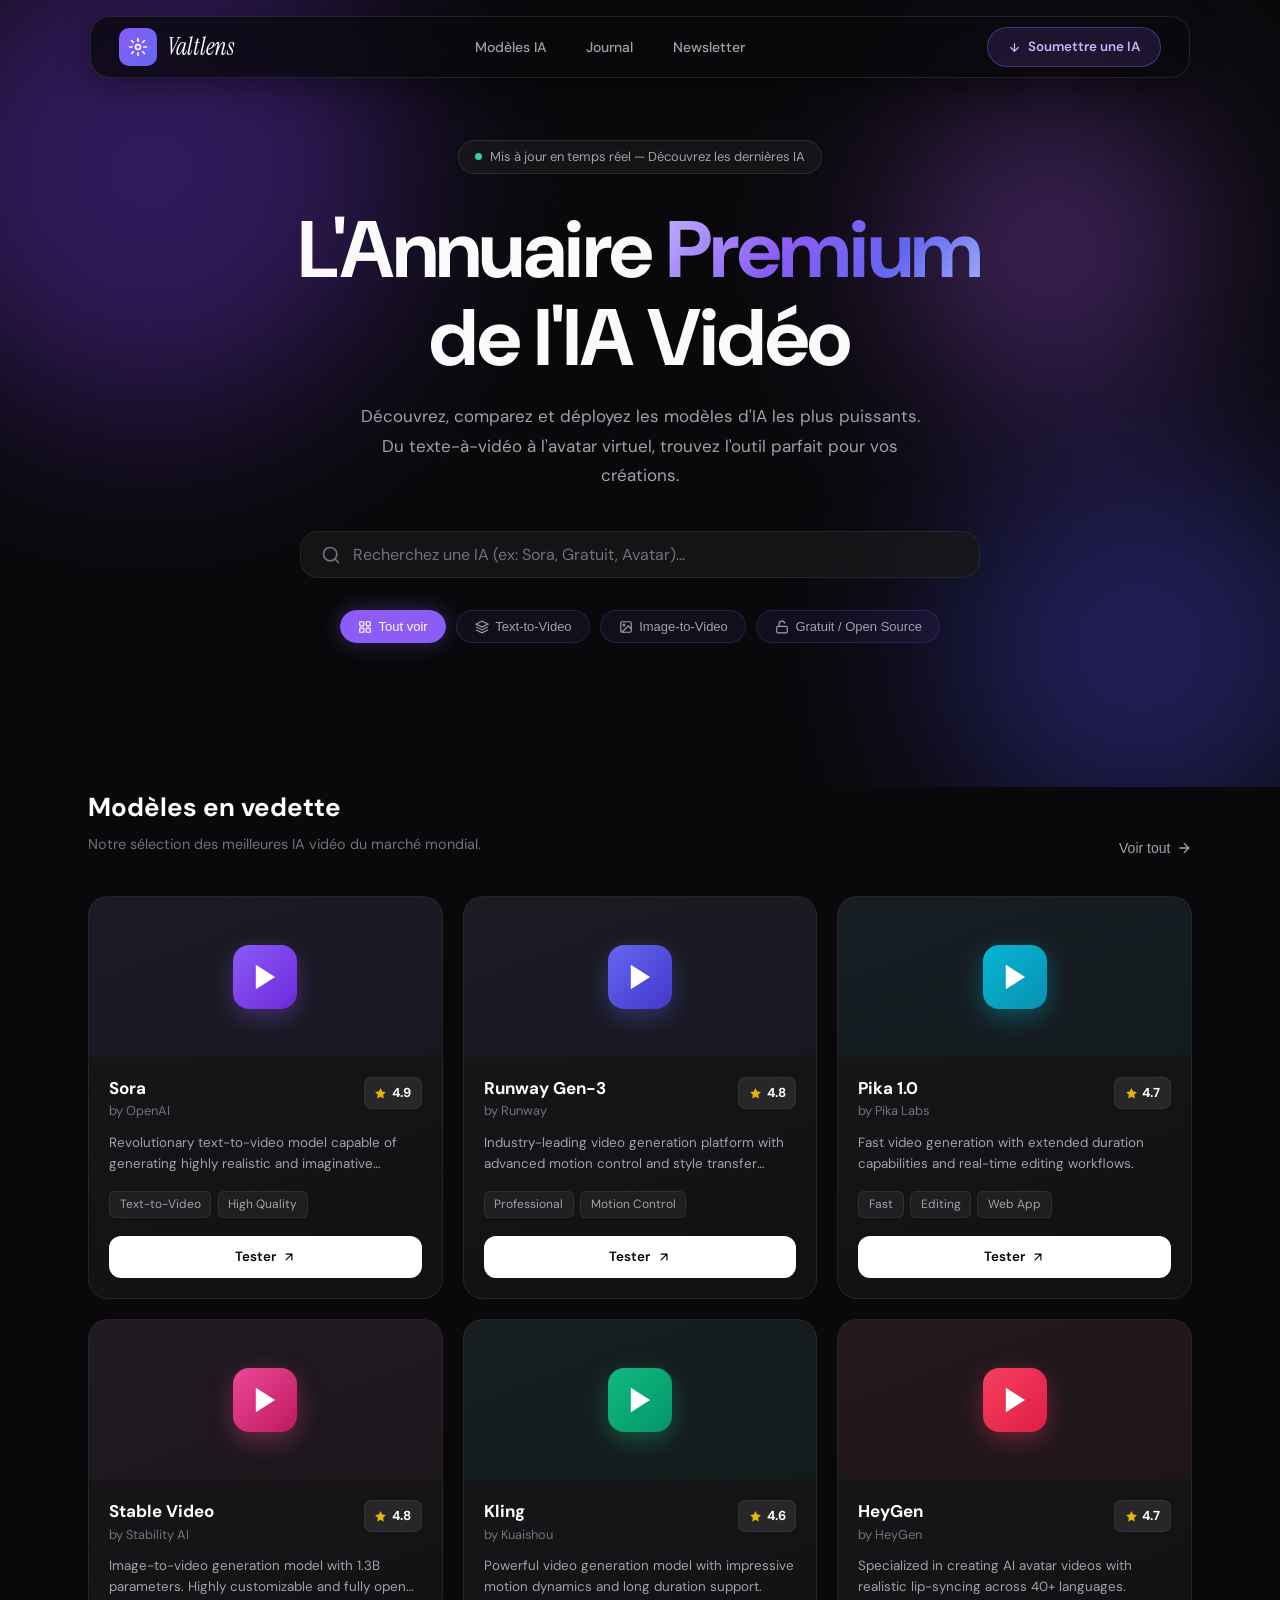
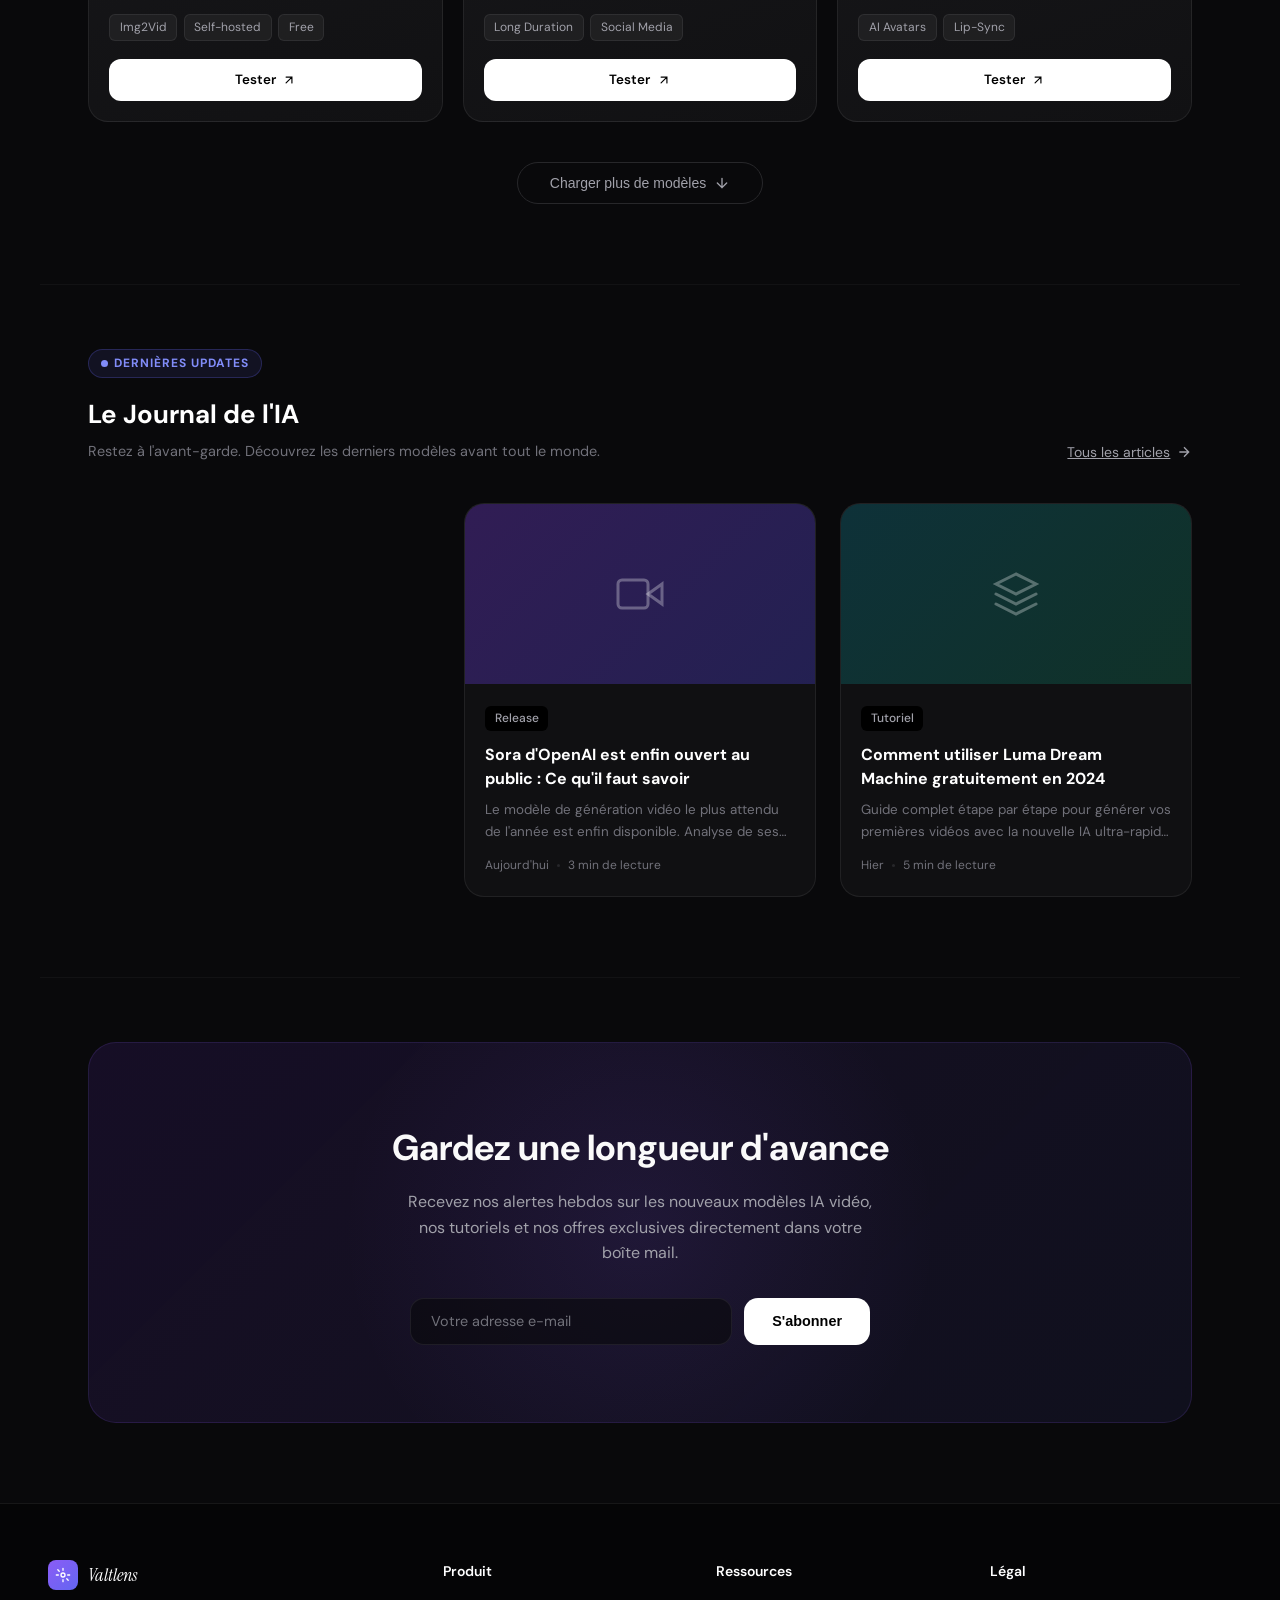
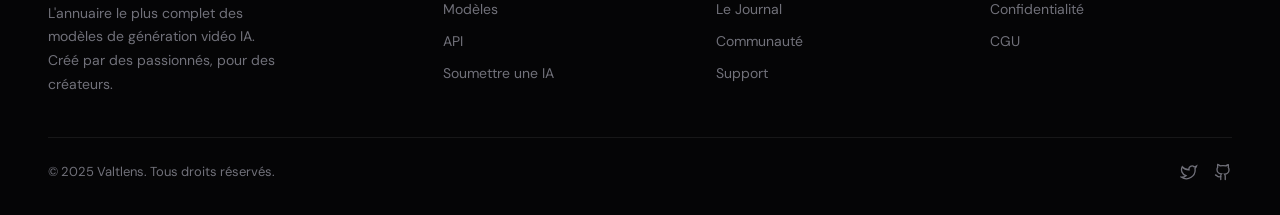
<file: index.html>
<!DOCTYPE html>
<html lang="fr" style="scroll-behavior:smooth">
<head>
<meta charset="UTF-8">
<meta name="viewport" content="width=device-width,initial-scale=1">
<title>Valtlens — L'Annuaire Premium de l'IA Vidéo</title>
<meta name="description" content="Découvrez, comparez et déployez les meilleurs modèles d'IA vidéo. L'annuaire premium du text-to-video, image-to-video et avatars IA.">
<link href="https://fonts.googleapis.com/css2?family=DM+Sans:wght@300;400;500;600;700&family=Instrument+Serif:ital@0;1&display=swap" rel="stylesheet">
<style>
*,*::before,*::after{box-sizing:border-box;margin:0;padding:0}
:root{
  --bg:#09090b;--bg2:#111113;--bg3:#18181b;--bg4:#27272a;
  --fg:#fafafa;--fg2:#a1a1aa;--fg3:#71717a;
  --vi:#8b5cf6;--vi2:#7c3aed;--vi3:rgba(139,92,246,.15);
  --in:#6366f1;--border:rgba(255,255,255,.07);
  --r:14px;
}
body{background:var(--bg);color:var(--fg);font-family:'DM Sans',sans-serif;overflow-x:hidden;line-height:1.6}

/* NAV */
nav{position:fixed;top:16px;left:50%;transform:translateX(-50%);width:calc(100% - 3rem);max-width:1100px;z-index:100;background:rgba(9,9,11,.75);backdrop-filter:blur(28px);border:1px solid rgba(255,255,255,.1);border-radius:20px;padding:0 1.75rem;box-shadow:0 8px 32px rgba(0,0,0,.4)}
.nav-inner{display:flex;justify-content:space-between;align-items:center;height:60px}
.logo{display:flex;align-items:center;gap:10px;cursor:pointer;text-decoration:none;color:inherit}
.logo-icon{width:38px;height:38px;border-radius:10px;background:linear-gradient(135deg,var(--vi),var(--in));display:flex;align-items:center;justify-content:center;flex-shrink:0}
.logo-icon svg{width:20px;height:20px;fill:none;stroke:#fff;stroke-width:2;stroke-linecap:round}
.logo-name{font-family:'Instrument Serif',serif;font-size:1.5rem;color:#fff;font-style:italic}
.nav-links{display:flex;gap:2.5rem}
.nav-links a{font-size:.875rem;font-weight:500;color:var(--fg2);text-decoration:none;transition:color .2s}
.nav-links a:hover{color:#fff}
.nav-actions{display:flex;gap:1rem;align-items:center}
.btn-outline{padding:.5rem 1.1rem;border-radius:999px;border:1px solid var(--bg4);font-size:.8125rem;font-weight:500;color:var(--fg2);background:transparent;cursor:pointer;transition:all .2s}
.btn-outline:hover{border-color:var(--vi);color:#fff;background:var(--vi3)}
.btn-cta{padding:.55rem 1.3rem;border-radius:999px;background:#fff;color:#000;font-size:.8125rem;font-weight:600;border:none;cursor:pointer;transition:all .2s}
.btn-cta:hover{background:#e4e4e7;transform:translateY(-1px)}
.btn-submit-nav{padding:.45rem 1.1rem;border-radius:10px;background:var(--vi3);border:1px solid rgba(139,92,246,.35);font-size:.8125rem;font-weight:600;color:#c4b5fd;cursor:pointer;transition:all .2s;text-decoration:none;display:inline-flex;align-items:center;gap:.4rem}
.btn-submit-nav:hover{background:rgba(139,92,246,.25);color:#fff;border-color:rgba(139,92,246,.6)}
.btn-login{padding:.5rem 1.25rem;border-radius:999px;background:#fff;color:#000;font-size:.8125rem;font-weight:600;border:none;cursor:pointer;transition:all .2s;text-decoration:none;display:inline-flex;align-items:center}
.btn-login:hover{background:#e4e4e7}


/* HERO */
.hero-section{position:relative;overflow:hidden}
.hero{padding:140px clamp(1rem,4vw,3rem) 80px;text-align:center;position:relative;max-width:1200px;margin:0 auto}
.blob{position:absolute;border-radius:50%;filter:blur(90px);opacity:.35;pointer-events:none;animation:float 12s ease-in-out infinite}
.blob1{width:500px;height:500px;background:#7c3aed;top:-80px;left:-100px}
.blob2{width:400px;height:400px;background:#4f46e5;bottom:-60px;right:-60px;animation-delay:3s}
.blob3{width:300px;height:300px;background:#a855f7;top:100px;right:80px;animation-delay:6s}
@keyframes float{0%,100%{transform:translate(0,0) scale(1)}33%{transform:translate(25px,-40px) scale(1.08)}66%{transform:translate(-15px,15px) scale(.93)}}
.badge{display:inline-flex;align-items:center;gap:.5rem;padding:.35rem 1rem;border-radius:999px;background:rgba(24,24,27,.8);border:1px solid rgba(255,255,255,.1);font-size:.8125rem;color:var(--fg2);margin-bottom:2rem;backdrop-filter:blur(12px)}
.badge-dot{width:7px;height:7px;border-radius:50%;background:#34d399;flex-shrink:0;animation:pulse2 2s infinite}
@keyframes pulse2{0%,100%{opacity:1;transform:scale(1)}50%{opacity:.7;transform:scale(.9)}}
h1{font-size:clamp(2.5rem,7vw,5rem);font-weight:700;line-height:1.1;margin-bottom:1.25rem;letter-spacing:-.02em}
.gradient-text{background:linear-gradient(130deg,#c4b5fd 0%,#8b5cf6 40%,#6366f1 70%,#a5b4fc 100%);-webkit-background-clip:text;-webkit-text-fill-color:transparent;background-clip:text}
.hero-sub{font-size:1.0625rem;color:var(--fg2);max-width:580px;margin:0 auto 2.5rem;line-height:1.75}

/* SEARCH */
.search-wrap{max-width:680px;margin:0 auto 2rem;position:relative}
.search-glow{position:absolute;inset:-1px;border-radius:20px;background:linear-gradient(135deg,var(--vi),var(--in));opacity:0;transition:opacity .4s;pointer-events:none;filter:blur(8px)}
.search-wrap:focus-within .search-glow{opacity:.5}
.search-box{position:relative;display:flex;align-items:center;gap:.75rem;background:rgba(24,24,27,.8);border:1px solid var(--border);border-radius:18px;padding:.75rem 1.25rem;backdrop-filter:blur(20px)}
.search-box input{flex:1;background:transparent;border:none;outline:none;color:#fff;font-size:1rem;font-family:inherit}
.search-box input::placeholder{color:var(--fg3)}
.search-icon{width:20px;height:20px;flex-shrink:0;color:var(--fg3)}

/* FILTERS */
.filters{display:flex;flex-wrap:wrap;justify-content:center;gap:.625rem;margin-bottom:4rem}
.filter-btn{display:flex;align-items:center;gap:.4rem;padding:.5rem 1.1rem;border-radius:999px;font-size:.8125rem;font-weight:500;cursor:pointer;transition:all .25s;border:1px solid rgba(139,92,246,.2);background:rgba(139,92,246,.07);color:var(--fg2);white-space:nowrap}
.filter-btn:hover{background:rgba(139,92,246,.15);color:#fff;border-color:rgba(139,92,246,.4)}
.filter-btn.active{background:var(--vi);color:#fff;border-color:var(--vi);box-shadow:0 0 20px rgba(139,92,246,.35)}
.filter-btn svg{width:14px;height:14px;flex-shrink:0;pointer-events:none}

/* SECTION */
.section{max-width:1200px;margin:0 auto;padding:0 clamp(1rem,4vw,3rem) 5rem}
.section-header{display:flex;justify-content:space-between;align-items:flex-end;margin-bottom:2.5rem;gap:1rem;flex-wrap:wrap}
.section-title{font-size:1.625rem;font-weight:700;color:#fff}
.section-sub{font-size:.9rem;color:var(--fg3);margin-top:.25rem}
.see-all{font-size:.875rem;color:var(--fg2);display:flex;align-items:center;gap:.35rem;cursor:pointer;background:none;border:none;transition:color .2s;white-space:nowrap}
.see-all:hover{color:#fff}
.see-all svg{width:16px;height:16px}

/* GRID */
#modelsGrid{display:grid;grid-template-columns:repeat(auto-fill,minmax(300px,1fr));gap:1.25rem}
.card{background:linear-gradient(160deg,#18181b 0%,#111113 100%);border:1px solid var(--border);border-radius:20px;overflow:hidden;transition:all .35s cubic-bezier(.4,0,.2,1);cursor:pointer}
.card:hover{border-color:rgba(139,92,246,.3);transform:translateY(-5px) scale(1.01);box-shadow:0 24px 48px -12px rgba(0,0,0,.6),0 0 0 1px rgba(139,92,246,.15)}
.card-img{height:160px;display:flex;align-items:center;justify-content:center;position:relative;overflow:hidden}
.card-img-bg{position:absolute;inset:0;opacity:.2}
.card-icon{width:64px;height:64px;border-radius:16px;display:flex;align-items:center;justify-content:center;position:relative;z-index:1;transition:transform .4s}
.card:hover .card-icon{transform:scale(1.12)}
.card-icon svg{width:28px;height:28px;fill:none;stroke:#fff;stroke-width:1.75;stroke-linecap:round;pointer-events:none}
.card-body{padding:1.25rem}
.card-top{display:flex;justify-content:space-between;align-items:flex-start;margin-bottom:.625rem}
.card-name{font-size:1.0625rem;font-weight:700;color:#fff;line-height:1.3}
.card-dev{font-size:.8rem;color:var(--fg3);margin-top:.15rem}
.card-rating{display:flex;align-items:center;gap:.3rem;background:var(--bg4);padding:.3rem .6rem;border-radius:8px;border:1px solid rgba(255,255,255,.06);flex-shrink:0}
.card-rating span{font-size:.8125rem;font-weight:700;color:#fff}
.star-icon{width:13px;height:13px;fill:#eab308;flex-shrink:0}
.card-desc{font-size:.8375rem;color:var(--fg2);margin-bottom:1rem;display:-webkit-box;-webkit-line-clamp:2;-webkit-box-orient:vertical;overflow:hidden;line-height:1.6}
.card-tags{display:flex;flex-wrap:wrap;gap:.4rem;margin-bottom:1.1rem;min-height:24px}
.tag{padding:.2rem .6rem;border-radius:6px;background:rgba(255,255,255,.05);border:1px solid rgba(255,255,255,.07);font-size:.75rem;color:var(--fg2)}
.card-cta{display:flex;align-items:center;justify-content:center;gap:.4rem;padding:.65rem;border-radius:12px;background:#fff;color:#000;font-size:.8375rem;font-weight:600;text-decoration:none;transition:all .2s;width:100%}
.card-cta:hover{background:#e4e4e7;transform:translateY(-1px)}
.card-cta svg{width:14px;height:14px;flex-shrink:0;pointer-events:none}

/* EMPTY */
.empty{grid-column:1/-1;text-align:center;padding:5rem 1rem;color:var(--fg3)}
.empty svg{width:48px;height:48px;stroke:var(--fg3);margin:0 auto 1rem;display:block}

/* LOAD MORE */
.load-more-wrap{text-align:center;margin-top:2.5rem}
.btn-load{padding:.75rem 2rem;border-radius:999px;background:transparent;border:1px solid var(--bg4);color:var(--fg2);font-size:.875rem;font-weight:500;cursor:pointer;transition:all .3s;display:inline-flex;align-items:center;gap:.5rem}
.btn-load:hover{border-color:var(--vi);color:#fff;background:var(--vi3)}
.btn-load svg{width:16px;height:16px;transition:transform .3s;pointer-events:none}
.btn-load:hover svg{transform:translateY(2px)}

/* BLOG */
.blog-badge{display:inline-flex;align-items:center;gap:.4rem;padding:.25rem .75rem;border-radius:999px;background:rgba(99,102,241,.1);border:1px solid rgba(99,102,241,.25);font-size:.75rem;font-weight:700;color:#818cf8;text-transform:uppercase;letter-spacing:.08em;margin-bottom:1rem}
.blog-pulse{width:7px;height:7px;border-radius:50%;background:#818cf8;flex-shrink:0;animation:pulse2 1.5s infinite}
.blog-grid{display:grid;grid-template-columns:repeat(auto-fill,minmax(340px,1fr));gap:1.5rem}
.article{background:rgba(24,24,27,.5);border:1px solid var(--border);border-radius:20px;overflow:hidden;transition:border-color .25s;text-decoration:none;display:block;cursor:pointer}
.article:hover{border-color:rgba(255,255,255,.15)}
.article-img{height:180px;overflow:hidden;position:relative}
.article-img-inner{width:100%;height:100%;transition:transform .5s;display:flex;align-items:center;justify-content:center}
.article:hover .article-img-inner{transform:scale(1.05)}
.article-body{padding:1.25rem}
.article-cat{display:inline-block;padding:.2rem .6rem;background:#000;border-radius:6px;font-size:.75rem;color:var(--fg2);font-weight:500;margin-bottom:.75rem}
.article-title{font-size:1rem;font-weight:700;color:#fff;margin-bottom:.6rem;line-height:1.45;transition:color .2s}
.article:hover .article-title{color:var(--vi)}
.article-excerpt{font-size:.8375rem;color:var(--fg3);margin-bottom:.875rem;display:-webkit-box;-webkit-line-clamp:2;-webkit-box-orient:vertical;overflow:hidden}
.article-meta{font-size:.75rem;color:var(--fg3);display:flex;align-items:center;gap:.5rem}
.meta-dot{width:3px;height:3px;border-radius:50%;background:var(--bg4)}

/* NEWSLETTER */
.newsletter{max-width:1200px;margin:0 auto;padding:0 clamp(1rem,4vw,3rem) 5rem}
.newsletter-inner{border-radius:28px;background:linear-gradient(135deg,rgba(124,58,237,.12),rgba(99,102,241,.08));border:1px solid rgba(139,92,246,.15);padding:clamp(2.5rem,6vw,5rem);text-align:center;position:relative;overflow:hidden}
.newsletter-glow{position:absolute;width:600px;height:600px;border-radius:50%;background:radial-gradient(circle,rgba(139,92,246,.1) 0%,transparent 70%);top:50%;left:50%;transform:translate(-50%,-50%);pointer-events:none}
.newsletter h2{font-size:clamp(1.5rem,4vw,2.25rem);font-weight:700;margin-bottom:.75rem;position:relative}
.newsletter p{color:var(--fg2);max-width:480px;margin:0 auto 2rem;position:relative}
.newsletter-form{display:flex;flex-wrap:wrap;gap:.75rem;justify-content:center;max-width:460px;margin:0 auto;position:relative}
.newsletter-form input{flex:1;min-width:200px;padding:.85rem 1.25rem;border-radius:14px;background:rgba(9,9,11,.6);border:1px solid var(--border);color:#fff;font-family:inherit;font-size:.9rem;outline:none;transition:border-color .2s}
.newsletter-form input::placeholder{color:var(--fg3)}
.newsletter-form input:focus{border-color:rgba(139,92,246,.5)}
.newsletter-form .btn-cta{padding:.85rem 1.75rem;border-radius:14px;font-size:.9rem}

/* FOOTER */
footer{border-top:1px solid var(--border);background:#050506;padding:3.5rem clamp(1rem,4vw,3rem) 2rem}
.footer-inner{max-width:1200px;margin:0 auto}
.footer-grid{display:grid;grid-template-columns:1.5fr repeat(3,1fr);gap:2rem;margin-bottom:2.5rem}
.footer-brand p{font-size:.875rem;color:var(--fg3);margin-top:.75rem;line-height:1.7;max-width:240px}
.footer-col h4{font-size:.875rem;font-weight:600;color:#fff;margin-bottom:1rem}
.footer-col a{display:block;font-size:.875rem;color:var(--fg3);text-decoration:none;margin-bottom:.6rem;transition:color .2s;cursor:pointer}
.footer-col a:hover{color:#fff}
.footer-bottom{border-top:1px solid var(--border);padding-top:1.5rem;display:flex;justify-content:space-between;align-items:center;gap:1rem;flex-wrap:wrap}
.footer-bottom p{font-size:.8125rem;color:var(--fg3)}
.social-links{display:flex;gap:1rem}
.social-links a{color:var(--fg3);transition:color .2s;text-decoration:none;cursor:pointer}
.social-links a:hover{color:#fff}
.social-links svg{width:18px;height:18px;fill:none;stroke:currentColor;stroke-width:1.75;stroke-linecap:round;display:block}

/* DIVIDER */
.section-divider{max-width:1200px;margin:0 auto 0;border:none;border-top:1px solid var(--border);opacity:.5}

/* TOAST */
.toast{position:fixed;bottom:1.5rem;right:1.5rem;background:#18181b;border:1px solid rgba(139,92,246,.4);color:#fff;padding:.875rem 1.5rem;border-radius:12px;font-size:.875rem;z-index:9999;transform:translateY(100px);opacity:0;transition:all .35s cubic-bezier(.4,0,.2,1);box-shadow:0 20px 40px rgba(0,0,0,.5);max-width:320px}
.toast.show{transform:translateY(0);opacity:1}

@media(max-width:768px){
  .nav-links{display:none}
  .footer-grid{grid-template-columns:1fr 1fr}
  .footer-brand{grid-column:1/-1}
  .btn-outline{display:none}
}
/* NAV-BTNS-UNIFIED */
.btn-submit-nav{padding:.5rem 1.25rem;border-radius:999px;background:var(--vi3);border:1px solid rgba(139,92,246,.4);font-size:.8375rem;font-weight:600;color:#c4b5fd;cursor:pointer;transition:all .25s;text-decoration:none;display:inline-flex;align-items:center;gap:.45rem;white-space:nowrap}
.btn-submit-nav:hover{background:rgba(139,92,246,.28);color:#fff;border-color:rgba(139,92,246,.7);transform:translateY(-1px)}
.btn-submit-nav svg{width:13px;height:13px;fill:none;stroke:currentColor;stroke-width:2.2;stroke-linecap:round;flex-shrink:0}
.btn-login{padding:.5rem 1.25rem;border-radius:999px;background:#fff;color:#000;font-size:.8375rem;font-weight:700;border:1px solid transparent;cursor:pointer;transition:all .25s;text-decoration:none;display:inline-flex;align-items:center;white-space:nowrap}
.btn-login:hover{background:#e8e8e8;transform:translateY(-1px)}
</style>
</head>
<body>

<!-- NAV -->
<nav>
  <div class="nav-inner">
    <a class="logo" href="#hero">
      <div class="logo-icon">
        <svg viewBox="0 0 24 24"><circle cx="12" cy="12" r="3"/><path d="M12 2v3M12 19v3M4.22 4.22l2.12 2.12M17.66 17.66l2.12 2.12M2 12h3M19 12h3M4.22 19.78l2.12-2.12M17.66 6.34l2.12-2.12"/></svg>
      </div>
      <span class="logo-name">Valtlens</span>
    </a>
    <div class="nav-links">
      <a href="#models">Modèles IA</a>
      <a href="#journal">Journal</a>
      <a href="#newsletter">Newsletter</a>
    </div>
    <div class="nav-actions">

      <a class="btn-submit-nav" href="/submit/"><svg viewBox="0 0 24 24"><path d="M12 5v14M5 12l7 7 7-7"/></svg>Soumettre une IA</a>
    </div>
  </div>
</nav>

<!-- HERO -->
<div id="hero" class="hero-section">
  <div class="blob blob1"></div>
  <div class="blob blob2"></div>
  <div class="blob blob3"></div>
  <div class="hero">
    <div class="badge">
      <span class="badge-dot"></span>
      Mis à jour en temps réel — Découvrez les dernières IA
    </div>
    <h1>L'Annuaire <span class="gradient-text">Premium</span><br>de l'IA Vidéo</h1>
    <p class="hero-sub">Découvrez, comparez et déployez les modèles d'IA les plus puissants. Du texte-à-vidéo à l'avatar virtuel, trouvez l'outil parfait pour vos créations.</p>

    <div class="search-wrap">
      <div class="search-glow"></div>
      <div class="search-box">
        <svg class="search-icon" viewBox="0 0 24 24" fill="none" stroke="currentColor" stroke-width="2" stroke-linecap="round"><circle cx="11" cy="11" r="8"/><path d="m21 21-4.3-4.3"/></svg>
        <input id="searchInput" type="text" placeholder="Recherchez une IA (ex: Sora, Gratuit, Avatar)..." autocomplete="off">
      </div>
    </div>

    <div class="filters" id="filterContainer">
      <button class="filter-btn active" data-filter="all">
        <svg viewBox="0 0 24 24" fill="none" stroke="currentColor" stroke-width="2"><rect x="3" y="3" width="7" height="7" rx="1"/><rect x="14" y="3" width="7" height="7" rx="1"/><rect x="3" y="14" width="7" height="7" rx="1"/><rect x="14" y="14" width="7" height="7" rx="1"/></svg>
        Tout voir
      </button>
      <button class="filter-btn" data-filter="text-to-video">
        <svg viewBox="0 0 24 24" fill="none" stroke="currentColor" stroke-width="2"><path d="M12 2L2 7l10 5 10-5-10-5zM2 17l10 5 10-5M2 12l10 5 10-5"/></svg>
        Text-to-Video
      </button>
      <button class="filter-btn" data-filter="image-to-video">
        <svg viewBox="0 0 24 24" fill="none" stroke="currentColor" stroke-width="2"><rect x="3" y="3" width="18" height="18" rx="2"/><circle cx="8.5" cy="8.5" r="1.5"/><path d="m21 15-5-5L5 21"/></svg>
        Image-to-Video
      </button>
      <button class="filter-btn" data-filter="free">
        <svg viewBox="0 0 24 24" fill="none" stroke="currentColor" stroke-width="2"><rect x="3" y="11" width="18" height="11" rx="2"/><path d="M7 11V7a5 5 0 0 1 9.9-1"/></svg>
        Gratuit / Open Source
      </button>
    </div>
  </div>
</div>

<!-- MODELS -->
<section id="models" class="section">
  <div class="section-header">
    <div>
      <div class="section-title">Modèles en vedette</div>
      <div class="section-sub">Notre sélection des meilleures IA vidéo du marché mondial.</div>
    </div>
    <button class="see-all" onclick="showToast('Page complète bientôt disponible !')">
      Voir tout
      <svg viewBox="0 0 24 24" fill="none" stroke="currentColor" stroke-width="2"><path d="M5 12h14M12 5l7 7-7 7"/></svg>
    </button>
  </div>
  <div id="modelsGrid"></div>
  <div class="load-more-wrap">
    <button class="btn-load" id="loadMoreBtn" style="display:none">
      <span>Charger plus de modèles</span>
      <svg viewBox="0 0 24 24" fill="none" stroke="currentColor" stroke-width="2" stroke-linecap="round"><path d="M12 5v14M5 12l7 7 7-7"/></svg>
    </button>
  </div>
</section>

<hr class="section-divider">

<!-- BLOG -->
<section id="journal" class="section" style="padding-top:4rem">
  <div class="section-header">
    <div>
      <div class="blog-badge">
        <span class="blog-pulse"></span>
        Dernières Updates
      </div>
      <div class="section-title">Le Journal de l'IA</div>
      <div class="section-sub">Restez à l'avant-garde. Découvrez les derniers modèles avant tout le monde.</div>
    </div>
    <a class="see-all" href="/blog/">
      Tous les articles
      <svg viewBox="0 0 24 24" fill="none" stroke="currentColor" stroke-width="2"><path d="M5 12h14M12 5l7 7-7 7"/></svg>
    </button>
  </div>
  <div class="blog-grid">
    <a class="article" href="/blog/article/?id=sora-public">
      <div class="article-img">
        <div class="article-img-inner" style="background:linear-gradient(135deg,rgba(124,58,237,.3),rgba(79,70,229,.3))">
          <svg width="48" height="48" viewBox="0 0 24 24" fill="none" stroke="rgba(255,255,255,.3)" stroke-width="1.5" stroke-linecap="round"><polygon points="23 7 16 12 23 17 23 7"/><rect x="1" y="5" width="15" height="14" rx="2"/></svg>
        </div>
      </div>
      <div class="article-body">
        <span class="article-cat">Release</span>
        <div class="article-title">Sora d'OpenAI est enfin ouvert au public : Ce qu'il faut savoir</div>
        <div class="article-excerpt">Le modèle de génération vidéo le plus attendu de l'année est enfin disponible. Analyse de ses capacités et ses limites.</div>
        <div class="article-meta">Aujourd'hui <span class="meta-dot"></span> 3 min de lecture</div>
      </div>
    </a>
    <a class="article" href="/blog/article/?id=luma-guide">
      <div class="article-img">
        <div class="article-img-inner" style="background:linear-gradient(135deg,rgba(6,182,212,.2),rgba(16,185,129,.2))">
          <svg width="48" height="48" viewBox="0 0 24 24" fill="none" stroke="rgba(255,255,255,.3)" stroke-width="1.5" stroke-linecap="round"><path d="M12 2L2 7l10 5 10-5-10-5zM2 17l10 5 10-5M2 12l10 5 10-5"/></svg>
        </div>
      </div>
      <div class="article-body">
        <span class="article-cat">Tutoriel</span>
        <div class="article-title">Comment utiliser Luma Dream Machine gratuitement en 2024</div>
        <div class="article-excerpt">Guide complet étape par étape pour générer vos premières vidéos avec la nouvelle IA ultra-rapide de Luma Labs.</div>
        <div class="article-meta">Hier <span class="meta-dot"></span> 5 min de lecture</div>
      </div>
    </a>
  </div>
</section>

<hr class="section-divider">

<!-- NEWSLETTER -->
<div id="newsletter" class="newsletter" style="padding-top:4rem">
  <div class="newsletter-inner">
    <div class="newsletter-glow"></div>
    <h2>Gardez une longueur d'avance</h2>
    <p>Recevez nos alertes hebdos sur les nouveaux modèles IA vidéo, nos tutoriels et nos offres exclusives directement dans votre boîte mail.</p>
    <div class="newsletter-form">
      <input type="email" id="emailInput" placeholder="Votre adresse e-mail">
      <button class="btn-cta" onclick="handleNewsletter()">S'abonner</button>
    </div>
  </div>
</div>

<!-- FOOTER -->
<footer>
  <div class="footer-inner">
    <div class="footer-grid">
      <div class="footer-brand">
        <div class="logo" style="cursor:default">
          <div class="logo-icon" style="width:30px;height:30px;border-radius:8px">
            <svg viewBox="0 0 24 24" style="width:16px;height:16px" fill="none" stroke="#fff" stroke-width="2" stroke-linecap="round"><circle cx="12" cy="12" r="3"/><path d="M12 2v3M12 19v3M4.22 4.22l2.12 2.12M17.66 17.66l2.12 2.12M2 12h3M19 12h3"/></svg>
          </div>
          <span class="logo-name" style="font-size:1.1rem">Valtlens</span>
        </div>
        <p>L'annuaire le plus complet des modèles de génération vidéo IA. Créé par des passionnés, pour des créateurs.</p>
      </div>
      <div class="footer-col">
        <h4>Produit</h4>
        <a href="#models">Modèles</a>
        <a href="/api/">API</a>
        <a href="/submit/">Soumettre une IA</a>
      </div>
      <div class="footer-col">
        <h4>Ressources</h4>
        <a href="#journal">Le Journal</a>
        <a href="/community/">Communauté</a>
        <a href="/support/">Support</a>
      </div>
      <div class="footer-col">
        <h4>Légal</h4>
        <a href="/legal/privacy/">Confidentialité</a>
        <a href="/legal/terms/">CGU</a>
      </div>
    </div>
    <div class="footer-bottom">
      <p>© 2025 Valtlens. Tous droits réservés.</p>
      <div class="social-links">
        <a onclick="showToast('Twitter bientôt !')">
          <svg viewBox="0 0 24 24"><path d="M22 4s-.7 2.1-2 3.4c1.6 10-9.4 17.3-18 11.6 2.2.1 4.4-.6 6-2C3 15.5.5 9.6 3 5c2.2 2.6 5.6 4.1 9 4-.9-4.2 4-6.6 7-3.8 1.1 0 3-1.2 3-1.2z"/></svg>
        </a>
        <a onclick="showToast('GitHub bientôt !')">
          <svg viewBox="0 0 24 24"><path d="M15 22v-4a4.8 4.8 0 0 0-1-3.2c3 0 6-2 6-5.5.08-1.25-.27-2.48-1-3.5.28-1.15.28-2.35 0-3.5 0 0-1 0-3 1.5-2.64-.5-5.36-.5-8 0C6 2 5 2 5 2c-.3 1.15-.3 2.35 0 3.5A5.4 5.4 0 0 0 4 9c0 3.5 3 5.5 6 5.5-.39.49-.68 1.05-.85 1.65S9.06 17.32 9 18v4"/><path d="M9 18c-4.51 2-5-2-7-2"/></svg>
        </a>
      </div>
    </div>
  </div>
</footer>

<div class="toast" id="toast"></div>

<script>
const MODEL_COLORS = {
  violet: {bg:'rgba(139,92,246,.2)',icon:'linear-gradient(135deg,#8b5cf6,#6d28d9)',shadow:'rgba(139,92,246,.35)'},
  indigo: {bg:'rgba(99,102,241,.2)',icon:'linear-gradient(135deg,#6366f1,#4338ca)',shadow:'rgba(99,102,241,.35)'},
  cyan:   {bg:'rgba(6,182,212,.2)', icon:'linear-gradient(135deg,#06b6d4,#0891b2)',shadow:'rgba(6,182,212,.35)'},
  pink:   {bg:'rgba(236,72,153,.2)',icon:'linear-gradient(135deg,#ec4899,#be185d)',shadow:'rgba(236,72,153,.35)'},
  emerald:{bg:'rgba(16,185,129,.2)',icon:'linear-gradient(135deg,#10b981,#059669)',shadow:'rgba(16,185,129,.35)'},
  rose:   {bg:'rgba(244,63,94,.2)', icon:'linear-gradient(135deg,#f43f5e,#e11d48)',shadow:'rgba(244,63,94,.35)'},
  blue:   {bg:'rgba(59,130,246,.2)',icon:'linear-gradient(135deg,#3b82f6,#1d4ed8)',shadow:'rgba(59,130,246,.35)'},
  fuchsia:{bg:'rgba(217,70,239,.2)',icon:'linear-gradient(135deg,#d946ef,#a21caf)',shadow:'rgba(217,70,239,.35)'}
};

const MODELS = [
  {id:1,name:'Sora',developer:'OpenAI',description:'Revolutionary text-to-video model capable of generating highly realistic and imaginative scenes.',rating:4.9,tags:['Text-to-Video','High Quality'],categories:['text-to-video'],url:'https://openai.com/sora',color:'violet'},
  {id:2,name:'Runway Gen-3',developer:'Runway',description:'Industry-leading video generation platform with advanced motion control and style transfer capabilities.',rating:4.8,tags:['Professional','Motion Control'],categories:['text-to-video','image-to-video'],url:'https://runwayml.com',color:'indigo'},
  {id:3,name:'Pika 1.0',developer:'Pika Labs',description:'Fast video generation with extended duration capabilities and real-time editing workflows.',rating:4.7,tags:['Fast','Editing','Web App'],categories:['text-to-video','image-to-video','free'],url:'https://pika.art',color:'cyan'},
  {id:4,name:'Stable Video',developer:'Stability AI',description:'Image-to-video generation model with 1.3B parameters. Highly customizable and fully open source.',rating:4.8,tags:['Img2Vid','Self-hosted','Free'],categories:['image-to-video','free'],url:'https://stability.ai',color:'pink'},
  {id:5,name:'Kling',developer:'Kuaishou',description:'Powerful video generation model with impressive motion dynamics and long duration support.',rating:4.6,tags:['Long Duration','Social Media'],categories:['text-to-video','free'],url:'https://kling.kuaishou.com',color:'emerald'},
  {id:6,name:'HeyGen',developer:'HeyGen',description:'Specialized in creating AI avatar videos with realistic lip-syncing across 40+ languages.',rating:4.7,tags:['AI Avatars','Lip-Sync'],categories:['text-to-video'],url:'https://heygen.com',color:'rose'},
  {id:7,name:'Synthesia',developer:'Synthesia',description:'Enterprise-focused AI video generation platform for professional training and communication.',rating:4.5,tags:['Enterprise','Multi-Language'],categories:['text-to-video'],url:'https://synthesia.io',color:'blue'},
  {id:8,name:'Luma Dream Machine',developer:'Luma AI',description:'Fast and efficient video generation model with excellent quality and smooth, cinematic motion.',rating:4.4,tags:['Fast Generation','High Quality'],categories:['text-to-video','free'],url:'https://lumalabs.ai',color:'fuchsia'}
];

const PLAY_SVG = '<svg viewBox="0 0 24 24"><polygon points="5 3 19 12 5 21 5 3" fill="#fff"/></svg>';
const STAR_SVG = '<svg class="star-icon" viewBox="0 0 24 24"><polygon points="12 2 15.09 8.26 22 9.27 17 14.14 18.18 21.02 12 17.77 5.82 21.02 7 14.14 2 9.27 8.91 8.26 12 2" fill="#eab308"/></svg>';
const ARROW_SVG = '<svg viewBox="0 0 24 24" style="stroke:#000;fill:none;stroke-width:2;stroke-linecap:round;width:14px;height:14px"><path d="M7 17 17 7M7 7h10v10"/></svg>';

let currentFilter = 'all';
let currentPage = 1;
const ITEMS_PER_PAGE = 6;
let filteredModels = [...MODELS];

const grid = document.getElementById('modelsGrid');
const searchInput = document.getElementById('searchInput');
const loadMoreBtn = document.getElementById('loadMoreBtn');

function renderModels(append) {
  if (!append) grid.innerHTML = '';

  const start = (currentPage - 1) * ITEMS_PER_PAGE;
  const end = start + ITEMS_PER_PAGE;
  const toShow = filteredModels.slice(start, end);

  if (filteredModels.length === 0) {
    grid.innerHTML = '<div class="empty"><svg viewBox="0 0 24 24" fill="none" stroke="currentColor" stroke-width="1.5" stroke-linecap="round"><circle cx="11" cy="11" r="8"/><path d="m21 21-4.3-4.3"/></svg><p style="font-size:1rem;font-weight:600;color:var(--fg2);margin-bottom:.4rem">Aucun résultat</p><p style="font-size:.875rem">Essayez un autre terme ou filtre.</p></div>';
    loadMoreBtn.style.display = 'none';
    return;
  }

  toShow.forEach(function(m) {
    var c = MODEL_COLORS[m.color] || MODEL_COLORS.violet;
    var card = document.createElement('article');
    card.className = 'card';
    card.style.cursor = 'pointer';
    (function(model, color) {
      card.addEventListener('click', function(e) {
        if (e.target.closest('.card-cta')) return;
        window.location.href = '/model?id=' + model.id;
      });
      card.innerHTML =
        '<div class="card-img">' +
          '<div class="card-img-bg" style="background:' + color.bg + '"></div>' +
          '<div class="card-icon" style="background:' + color.icon + ';box-shadow:0 8px 24px ' + color.shadow + '">' + PLAY_SVG + '</div>' +
        '</div>' +
        '<div class="card-body">' +
          '<div class="card-top">' +
            '<div><div class="card-name">' + model.name + '</div><div class="card-dev">by ' + model.developer + '</div></div>' +
            '<div class="card-rating">' + STAR_SVG + '<span>' + model.rating + '</span></div>' +
          '</div>' +
          '<div class="card-desc">' + model.description + '</div>' +
          '<div class="card-tags">' + model.tags.map(function(t){ return '<span class="tag">' + t + '</span>'; }).join('') + '</div>' +
          '<a class="card-cta" href="' + model.url + '" target="_blank" rel="noopener" onclick="event.stopPropagation()">Tester ' + ARROW_SVG + '</a>' +
        '</div>';
    })(m, c);
    grid.appendChild(card);
  });

  loadMoreBtn.style.display = end >= filteredModels.length ? 'none' : 'inline-flex';
}

function filterAndRender() {
  var term = searchInput.value.toLowerCase().trim();
  filteredModels = MODELS.filter(function(m) {
    var matchF = currentFilter === 'all' || m.categories.indexOf(currentFilter) !== -1;
    var matchS = !term || m.name.toLowerCase().indexOf(term) !== -1 || m.description.toLowerCase().indexOf(term) !== -1 || m.developer.toLowerCase().indexOf(term) !== -1;
    return matchF && matchS;
  });
  currentPage = 1;
  renderModels(false);
}

// FILTER CLICK — use closest() to fix icon-click bug
document.getElementById('filterContainer').addEventListener('click', function(e) {
  var btn = e.target.closest('.filter-btn');
  if (!btn) return;
  document.querySelectorAll('.filter-btn').forEach(function(b) { b.classList.remove('active'); });
  btn.classList.add('active');
  currentFilter = btn.getAttribute('data-filter');
  filterAndRender();
});

searchInput.addEventListener('input', filterAndRender);

loadMoreBtn.addEventListener('click', function() {
  currentPage++;
  renderModels(true);
});

function handleNewsletter() {
  var email = document.getElementById('emailInput').value.trim();
  if (!email || email.indexOf('@') === -1) { showToast('Entrez une adresse valide'); return; }
  window.location.href = '/newsletter/?status=confirmed&email=' + encodeURIComponent(email);
}

var toastTimer;
function showToast(msg) {
  var t = document.getElementById('toast');
  t.textContent = msg;
  t.classList.add('show');
  clearTimeout(toastTimer);
  toastTimer = setTimeout(function() { t.classList.remove('show'); }, 3000);
}

// Smooth scroll
document.querySelectorAll('a[href^="#"]').forEach(function(a) {
  a.addEventListener('click', function(e) {
    var id = a.getAttribute('href');
    var target = document.querySelector(id);
    if (target) { e.preventDefault(); target.scrollIntoView({ behavior: 'smooth', block: 'start' }); }
  });
});

// Init
renderModels(false);
</script>
</body>
</html>
</file>
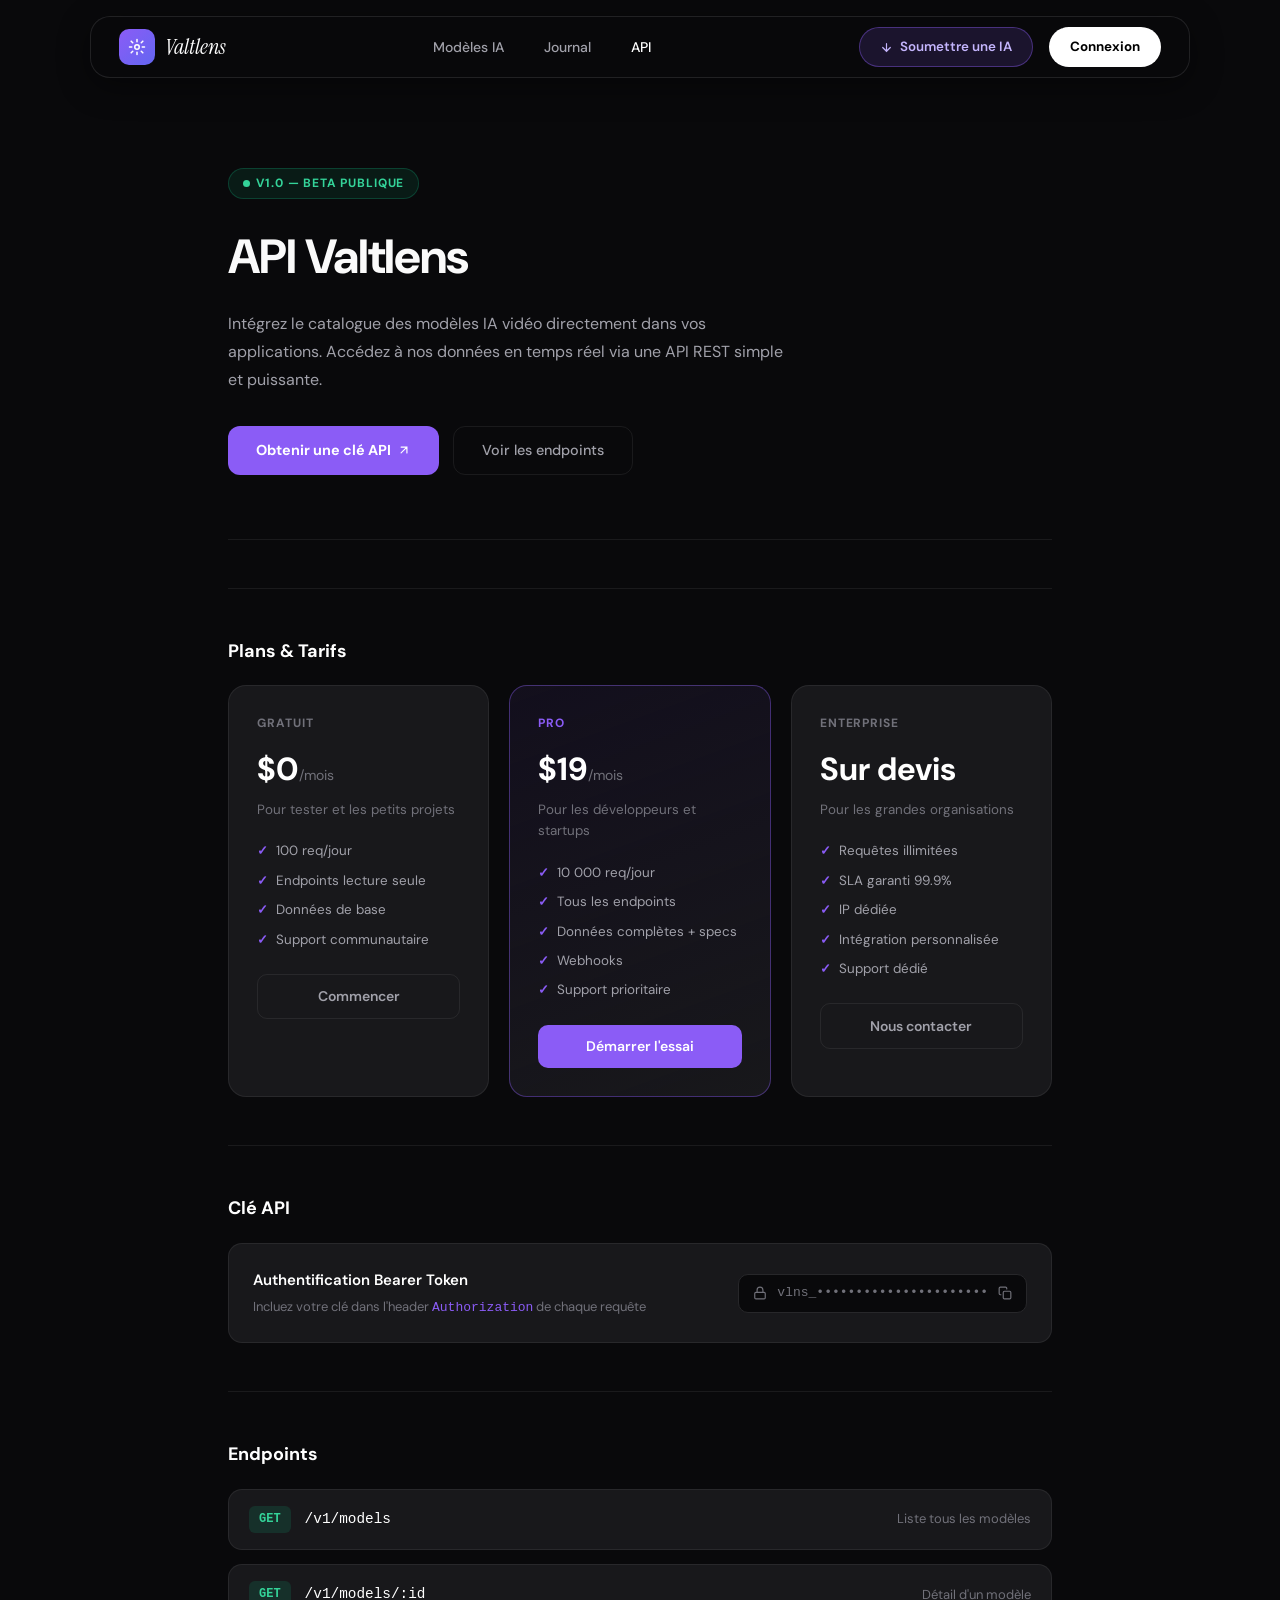
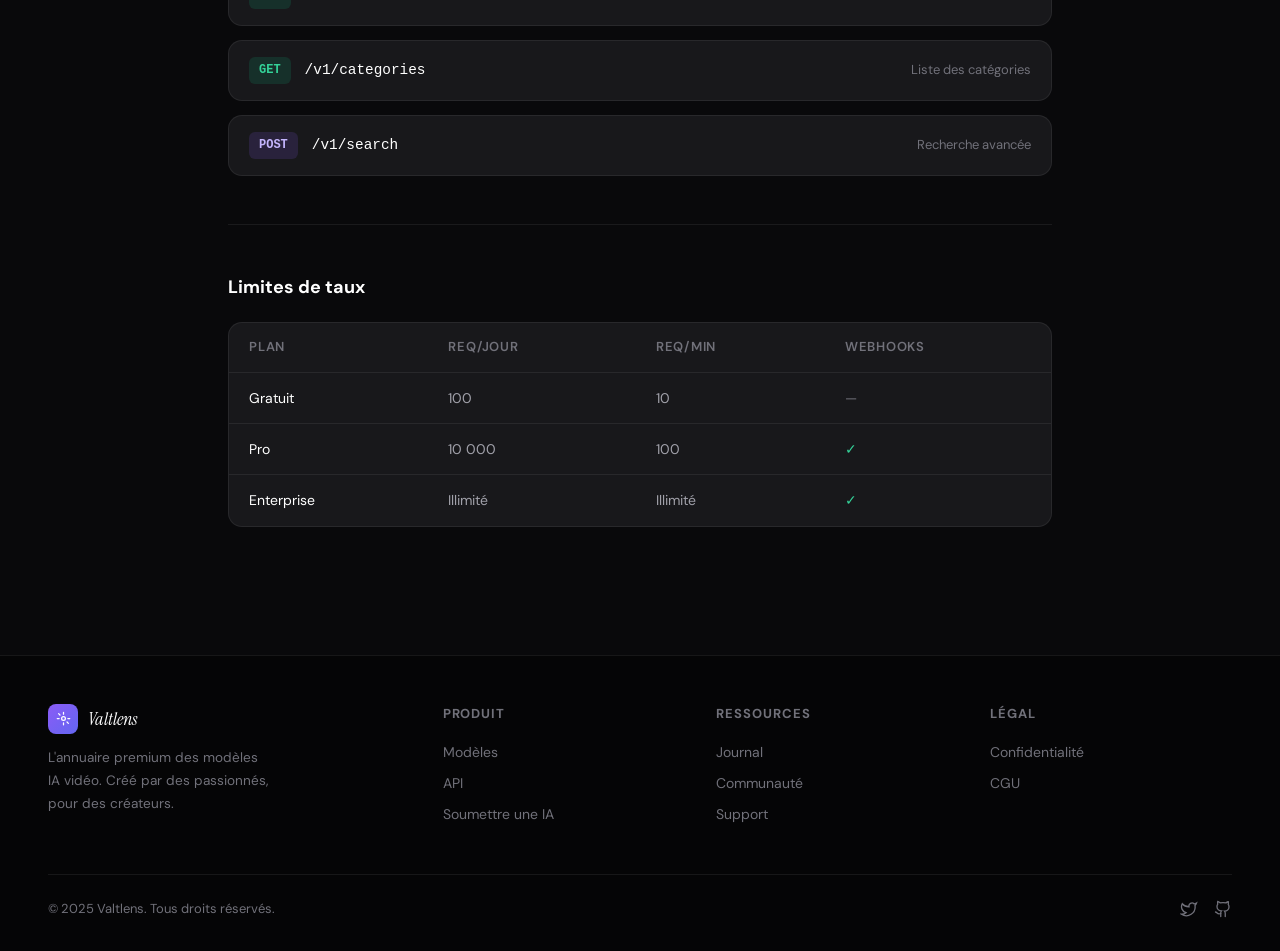
<file: api/index.html>
<!DOCTYPE html>
<html lang="fr" style="scroll-behavior:smooth">
<head>
<meta charset="UTF-8">
<meta name="viewport" content="width=device-width,initial-scale=1">
<title>Valtlens — API</title>
<link href="https://fonts.googleapis.com/css2?family=DM+Sans:wght@300;400;500;600;700&family=Instrument+Serif:ital@0;1&display=swap" rel="stylesheet">
<style>
*,*::before,*::after{box-sizing:border-box;margin:0;padding:0}
:root{--bg:#09090b;--bg2:#111113;--bg3:#18181b;--bg4:#27272a;--fg:#fafafa;--fg2:#a1a1aa;--fg3:#71717a;--vi:#8b5cf6;--vi2:#7c3aed;--vi3:rgba(139,92,246,.15);--in:#6366f1;--border:rgba(255,255,255,.07)}
body{background:var(--bg);color:var(--fg);font-family:'DM Sans',sans-serif;overflow-x:hidden;line-height:1.6;min-height:100vh;display:flex;flex-direction:column}
nav{position:fixed;top:16px;left:50%;transform:translateX(-50%);width:calc(100% - 3rem);max-width:1100px;z-index:100;background:rgba(9,9,11,.75);backdrop-filter:blur(28px);border:1px solid rgba(255,255,255,.1);border-radius:20px;padding:0 1.75rem;box-shadow:0 8px 32px rgba(0,0,0,.4)}
.nav-inner{display:flex;justify-content:space-between;align-items:center;height:60px}
.logo{display:flex;align-items:center;gap:10px;text-decoration:none;color:inherit}
.logo-icon{width:36px;height:36px;border-radius:10px;background:linear-gradient(135deg,var(--vi),var(--in));display:flex;align-items:center;justify-content:center;flex-shrink:0}
.logo-icon svg{width:18px;height:18px;fill:none;stroke:#fff;stroke-width:2;stroke-linecap:round}
.logo-name{font-family:'Instrument Serif',serif;font-size:1.4rem;color:#fff;font-style:italic}
.nav-links{display:flex;gap:2.5rem}
.nav-links a{font-size:.875rem;font-weight:500;color:var(--fg2);text-decoration:none;transition:color .2s}
.nav-links a:hover,.nav-links a.active{color:#fff}
.nav-actions{display:flex;gap:1rem;align-items:center}
.btn-submit-nav{padding:.45rem 1.1rem;border-radius:10px;background:var(--vi3);border:1px solid rgba(139,92,246,.35);font-size:.8125rem;font-weight:600;color:#c4b5fd;cursor:pointer;transition:all .2s;text-decoration:none;display:inline-flex;align-items:center;gap:.4rem}
.btn-submit-nav:hover{background:rgba(139,92,246,.25);color:#fff;border-color:rgba(139,92,246,.6)}
.btn-submit-nav svg{width:13px;height:13px;fill:none;stroke:currentColor;stroke-width:2;stroke-linecap:round;flex-shrink:0}
.btn-login{padding:.5rem 1.25rem;border-radius:999px;background:#fff;color:#000;font-size:.8125rem;font-weight:600;border:none;cursor:pointer;transition:all .2s;text-decoration:none}
.btn-login:hover{background:#e4e4e7}
main{flex:1}
footer{border-top:1px solid var(--border);background:#050506;padding:3rem clamp(1rem,4vw,3rem) 2rem;margin-top:auto}
.footer-grid{max-width:1200px;margin:0 auto;display:grid;grid-template-columns:1.5fr repeat(3,1fr);gap:2rem;margin-bottom:2.5rem}
.footer-logo p{font-size:.85rem;color:var(--fg3);margin-top:.75rem;line-height:1.7;max-width:220px}
.footer-col h4{font-size:.8125rem;font-weight:700;color:var(--fg3);text-transform:uppercase;letter-spacing:.07em;margin-bottom:1rem}
.footer-col a{display:block;font-size:.875rem;color:var(--fg3);text-decoration:none;margin-bottom:.55rem;transition:color .2s;cursor:pointer}
.footer-col a:hover{color:#fff}
.footer-bottom{max-width:1200px;margin:0 auto;border-top:1px solid var(--border);padding-top:1.5rem;display:flex;justify-content:space-between;align-items:center;gap:1rem;flex-wrap:wrap}
.footer-bottom p{font-size:.8125rem;color:var(--fg3)}
.social-links{display:flex;gap:1rem}
.social-links a{color:var(--fg3);transition:color .2s}
.social-links a:hover{color:#fff}
.social-links svg{width:18px;height:18px;fill:none;stroke:currentColor;stroke-width:1.75;stroke-linecap:round;display:block}
.toast{position:fixed;bottom:1.5rem;right:1.5rem;background:#18181b;border:1px solid rgba(139,92,246,.4);color:#fff;padding:.875rem 1.5rem;border-radius:12px;font-size:.875rem;z-index:9999;transform:translateY(100px);opacity:0;transition:all .35s;box-shadow:0 20px 40px rgba(0,0,0,.5);max-width:320px}
.toast.show{transform:translateY(0);opacity:1}
.page-wrap{max-width:860px;margin:0 auto;padding:120px clamp(1rem,4vw,3rem) 5rem;flex:1}
.back-link{display:inline-flex;align-items:center;gap:.4rem;font-size:.875rem;color:var(--fg2);text-decoration:none;margin-bottom:2rem;transition:color .2s}
.back-link:hover{color:#fff}
.back-link svg{width:16px;height:16px}
.api-hero{padding:3rem 0 4rem;border-bottom:1px solid var(--border);margin-bottom:3rem}.api-hero h1{font-size:clamp(2rem,5vw,3rem);font-weight:700;letter-spacing:-.02em;margin-bottom:.875rem}.api-hero p{color:var(--fg2);max-width:560px;line-height:1.75;margin-bottom:2rem}.api-badge{display:inline-flex;align-items:center;gap:.4rem;padding:.3rem .875rem;border-radius:999px;background:rgba(16,185,129,.1);border:1px solid rgba(16,185,129,.25);font-size:.75rem;font-weight:700;color:#34d399;text-transform:uppercase;letter-spacing:.07em;margin-bottom:1.25rem}.api-badge span{width:7px;height:7px;border-radius:50%;background:#34d399}.hero-actions{display:flex;gap:.875rem;flex-wrap:wrap}.btn-vi{padding:.75rem 1.75rem;border-radius:12px;background:var(--vi);color:#fff;font-size:.9rem;font-weight:700;border:none;cursor:pointer;text-decoration:none;transition:all .2s;display:inline-flex;align-items:center;gap:.4rem}.btn-vi:hover{background:var(--vi2)}.btn-outline{padding:.75rem 1.75rem;border-radius:12px;background:transparent;border:1px solid var(--border);color:var(--fg2);font-size:.9rem;font-weight:500;cursor:pointer;text-decoration:none;transition:all .2s}.btn-outline:hover{border-color:rgba(139,92,246,.4);color:#fff}.section-h2{font-size:1.125rem;font-weight:700;color:#fff;margin:3rem 0 1.25rem;padding-top:3rem;border-top:1px solid var(--border)}.section-h2:first-of-type{padding-top:0;border-top:none;margin-top:0}.plans-grid{display:grid;grid-template-columns:repeat(3,1fr);gap:1.25rem;margin-bottom:3rem}.plan-card{background:var(--bg3);border:1px solid var(--border);border-radius:18px;padding:1.75rem}.plan-card.featured{border-color:rgba(139,92,246,.4);background:linear-gradient(160deg,rgba(139,92,246,.08),var(--bg3))}.plan-name{font-size:.75rem;font-weight:700;color:var(--fg3);text-transform:uppercase;letter-spacing:.08em;margin-bottom:.625rem}.plan-price{font-size:2rem;font-weight:700;color:#fff;margin-bottom:.25rem}.plan-price span{font-size:.875rem;font-weight:400;color:var(--fg3)}.plan-desc{font-size:.8375rem;color:var(--fg3);margin-bottom:1.25rem}.plan-features{list-style:none;display:flex;flex-direction:column;gap:.5rem;margin-bottom:1.5rem}.plan-features li{font-size:.8375rem;color:var(--fg2);display:flex;align-items:center;gap:.5rem}.plan-features li::before{content:"✓";color:var(--vi);font-weight:700;flex-shrink:0}.plan-btn{width:100%;padding:.65rem;border-radius:10px;font-size:.875rem;font-weight:600;cursor:pointer;transition:all .2s;text-align:center;display:block;text-decoration:none}.plan-btn-vi{background:var(--vi);color:#fff;border:none}.plan-btn-vi:hover{background:var(--vi2)}.plan-btn-ghost{background:transparent;border:1px solid var(--border);color:var(--fg2)}.plan-btn-ghost:hover{border-color:rgba(139,92,246,.4);color:#fff}.endpoint-list{display:flex;flex-direction:column;gap:.875rem;margin-bottom:3rem}.endpoint{background:var(--bg3);border:1px solid var(--border);border-radius:14px;overflow:hidden}.endpoint-head{display:flex;align-items:center;gap:.875rem;padding:1rem 1.25rem;cursor:pointer}.method{padding:.25rem .625rem;border-radius:6px;font-size:.75rem;font-weight:700;font-family:monospace;flex-shrink:0}.get{background:rgba(16,185,129,.15);color:#34d399}.post{background:rgba(139,92,246,.15);color:#c4b5fd}.endpoint-path{font-family:monospace;font-size:.9rem;color:#fff}.endpoint-desc{font-size:.8125rem;color:var(--fg3);margin-left:auto}.code-block{background:#0d0d0f;border-top:1px solid var(--border);padding:1.25rem 1.5rem;font-family:monospace;font-size:.8125rem;color:#a5b4fc;line-height:1.7;overflow-x:auto;display:none}.endpoint.open .code-block{display:block}.endpoint.open .endpoint-head{border-bottom:1px solid var(--border)}.key-badge{background:var(--bg3);border:1px solid var(--border);border-radius:14px;padding:1.5rem;margin-bottom:3rem;display:flex;align-items:center;justify-content:space-between;flex-wrap:wrap;gap:1rem}.key-info h3{font-size:.9375rem;font-weight:600;color:#fff;margin-bottom:.3rem}.key-info p{font-size:.8125rem;color:var(--fg3)}.key-input{display:flex;align-items:center;gap:.625rem;background:var(--bg);border:1px solid var(--bg4);border-radius:10px;padding:.5rem .875rem;font-family:monospace;font-size:.8125rem;color:var(--fg3);cursor:pointer;transition:border-color .2s}.key-input:hover{border-color:var(--vi)}@media(max-width:720px){.plans-grid{grid-template-columns:1fr}}
@media(max-width:768px){.nav-links{display:none}.footer-grid{grid-template-columns:1fr 1fr}.footer-logo{grid-column:1/-1}}
/* NAV-BTNS-UNIFIED */
.btn-submit-nav{padding:.5rem 1.25rem;border-radius:999px;background:var(--vi3);border:1px solid rgba(139,92,246,.4);font-size:.8375rem;font-weight:600;color:#c4b5fd;cursor:pointer;transition:all .25s;text-decoration:none;display:inline-flex;align-items:center;gap:.45rem;white-space:nowrap}
.btn-submit-nav:hover{background:rgba(139,92,246,.28);color:#fff;border-color:rgba(139,92,246,.7);transform:translateY(-1px)}
.btn-submit-nav svg{width:13px;height:13px;fill:none;stroke:currentColor;stroke-width:2.2;stroke-linecap:round;flex-shrink:0}
.btn-login{padding:.5rem 1.25rem;border-radius:999px;background:#fff;color:#000;font-size:.8375rem;font-weight:700;border:1px solid transparent;cursor:pointer;transition:all .25s;text-decoration:none;display:inline-flex;align-items:center;white-space:nowrap}
.btn-login:hover{background:#e8e8e8;transform:translateY(-1px)}
</style>
</head>
<body><nav>
  <div class="nav-inner">
    <a class="logo" href="/"><div class="logo-icon"><svg viewBox="0 0 24 24"><circle cx="12" cy="12" r="3"/><path d="M12 2v3M12 19v3M4.22 4.22l2.12 2.12M17.66 17.66l2.12 2.12M2 12h3M19 12h3M4.22 19.78l2.12-2.12M17.66 6.34l2.12-2.12"/></svg></div><span class="logo-name">Valtlens</span></a>
    <div class="nav-links">
      <a href="/#models">Modèles IA</a>
      <a href="/blog/">Journal</a>
      <a href="/api/" class="active">API</a>
    </div>
    <div class="nav-actions">
      <a class="btn-submit-nav" href="/submit/"><svg viewBox="0 0 24 24"><path d="M12 5v14M5 12l7 7 7-7"/></svg>Soumettre une IA</a>
      <a class="btn-login" href="/auth/">Connexion</a>
    </div>
  </div>
</nav><main>
<div class="page-wrap" style="max-width:920px">

  <div class="api-hero">
    <div class="api-badge"><span></span>v1.0 — Beta publique</div>
    <h1>API Valtlens</h1>
    <p>Intégrez le catalogue des modèles IA vidéo directement dans vos applications. Accédez à nos données en temps réel via une API REST simple et puissante.</p>
    <div class="hero-actions">
      <a class="btn-vi" href="/auth/">Obtenir une clé API <svg width="14" height="14" viewBox="0 0 24 24" fill="none" stroke="currentColor" stroke-width="2" stroke-linecap="round"><path d="M7 17 17 7M7 7h10v10"/></svg></a>
      <a class="btn-outline" href="#endpoints">Voir les endpoints</a>
    </div>
  </div>

  <div class="section-h2">Plans & Tarifs</div>
  <div class="plans-grid">
    <div class="plan-card">
      <div class="plan-name">Gratuit</div>
      <div class="plan-price">$0<span>/mois</span></div>
      <div class="plan-desc">Pour tester et les petits projets</div>
      <ul class="plan-features">
        <li>100 req/jour</li>
        <li>Endpoints lecture seule</li>
        <li>Données de base</li>
        <li>Support communautaire</li>
      </ul>
      <a class="plan-btn plan-btn-ghost" href="/auth/">Commencer</a>
    </div>
    <div class="plan-card featured">
      <div class="plan-name" style="color:var(--vi)">Pro</div>
      <div class="plan-price">$19<span>/mois</span></div>
      <div class="plan-desc">Pour les développeurs et startups</div>
      <ul class="plan-features">
        <li>10 000 req/jour</li>
        <li>Tous les endpoints</li>
        <li>Données complètes + specs</li>
        <li>Webhooks</li>
        <li>Support prioritaire</li>
      </ul>
      <a class="plan-btn plan-btn-vi" href="/auth/">Démarrer l'essai</a>
    </div>
    <div class="plan-card">
      <div class="plan-name">Enterprise</div>
      <div class="plan-price">Sur devis</div>
      <div class="plan-desc">Pour les grandes organisations</div>
      <ul class="plan-features">
        <li>Requêtes illimitées</li>
        <li>SLA garanti 99.9%</li>
        <li>IP dédiée</li>
        <li>Intégration personnalisée</li>
        <li>Support dédié</li>
      </ul>
      <a class="plan-btn plan-btn-ghost" href="mailto:api@valtlens.com">Nous contacter</a>
    </div>
  </div>

  <div class="section-h2">Clé API</div>
  <div class="key-badge">
    <div class="key-info">
      <h3>Authentification Bearer Token</h3>
      <p>Incluez votre clé dans l'header <code style="color:var(--vi)">Authorization</code> de chaque requête</p>
    </div>
    <div class="key-input" onclick="showToast('Connectez-vous pour générer une clé API')">
      <svg width="14" height="14" viewBox="0 0 24 24" fill="none" stroke="currentColor" stroke-width="2" stroke-linecap="round"><rect x="3" y="11" width="18" height="11" rx="2"/><path d="M7 11V7a5 5 0 0 1 10 0v4"/></svg>
      vlns_••••••••••••••••••••••
      <svg width="14" height="14" viewBox="0 0 24 24" fill="none" stroke="currentColor" stroke-width="2" stroke-linecap="round"><rect x="9" y="9" width="13" height="13" rx="2"/><path d="M5 15H4a2 2 0 0 1-2-2V4a2 2 0 0 1 2-2h9a2 2 0 0 1 2 2v1"/></svg>
    </div>
  </div>

  <div class="section-h2" id="endpoints">Endpoints</div>
  <div class="endpoint-list">

    <div class="endpoint" onclick="toggleEndpoint(this)">
      <div class="endpoint-head">
        <span class="method get">GET</span>
        <span class="endpoint-path">/v1/models</span>
        <span class="endpoint-desc">Liste tous les modèles</span>
      </div>
      <div class="code-block">
<span style="color:#6ee7b7">// Requête</span>
curl -X GET https://api.valtlens.com/v1/models \
  -H "Authorization: Bearer vlns_votre_cle_api" \
  -H "Content-Type: application/json"

<span style="color:#6ee7b7">// Paramètres optionnels</span>
?category=text-to-video   <span style="color:#71717a">// Filtrer par catégorie</span>
?free=true                <span style="color:#71717a">// Modèles gratuits seulement</span>
?limit=20&offset=0        <span style="color:#71717a">// Pagination</span>

<span style="color:#6ee7b7">// Réponse</span>
{
  "data": [
    {
      "id": "sora",
      "name": "Sora",
      "developer": "OpenAI",
      "rating": 4.9,
      "categories": ["text-to-video"],
      "free": false,
      "url": "https://openai.com/sora"
    }
  ],
  "total": 98,
  "page": 1
}</div>
    </div>

    <div class="endpoint" onclick="toggleEndpoint(this)">
      <div class="endpoint-head">
        <span class="method get">GET</span>
        <span class="endpoint-path">/v1/models/:id</span>
        <span class="endpoint-desc">Détail d'un modèle</span>
      </div>
      <div class="code-block">
<span style="color:#6ee7b7">// Requête</span>
curl -X GET https://api.valtlens.com/v1/models/sora \
  -H "Authorization: Bearer vlns_votre_cle_api"

<span style="color:#6ee7b7">// Réponse</span>
{
  "id": "sora",
  "name": "Sora",
  "developer": "OpenAI",
  "description": "...",
  "rating": 4.9,
  "specs": {
    "duration": "60s",
    "resolution": "1080p",
    "pricing": "ChatGPT Plus"
  },
  "tags": ["Text-to-Video", "High Quality"],
  "updatedAt": "2025-03-29T00:00:00Z"
}</div>
    </div>

    <div class="endpoint" onclick="toggleEndpoint(this)">
      <div class="endpoint-head">
        <span class="method get">GET</span>
        <span class="endpoint-path">/v1/categories</span>
        <span class="endpoint-desc">Liste des catégories</span>
      </div>
      <div class="code-block">
<span style="color:#6ee7b7">// Réponse</span>
{
  "categories": [
    {"id": "text-to-video", "label": "Text-to-Video", "count": 42},
    {"id": "image-to-video", "label": "Image-to-Video", "count": 28},
    {"id": "free", "label": "Gratuit / Open Source", "count": 35}
  ]
}</div>
    </div>

    <div class="endpoint" onclick="toggleEndpoint(this)">
      <div class="endpoint-head">
        <span class="method post">POST</span>
        <span class="endpoint-path">/v1/search</span>
        <span class="endpoint-desc">Recherche avancée</span>
      </div>
      <div class="code-block">
<span style="color:#6ee7b7">// Requête</span>
curl -X POST https://api.valtlens.com/v1/search \
  -H "Authorization: Bearer vlns_votre_cle_api" \
  -H "Content-Type: application/json" \
  -d '{
    "query": "avatar lip sync",
    "filters": {
      "free": false,
      "minRating": 4.5
    },
    "limit": 10
  }'

<span style="color:#6ee7b7">// Réponse</span>
{
  "results": [...],
  "total": 3,
  "query": "avatar lip sync"
}</div>
    </div>

  </div>

  <div class="section-h2">Limites de taux</div>
  <div style="background:var(--bg3);border:1px solid var(--border);border-radius:14px;overflow:hidden;margin-bottom:3rem">
    <table style="width:100%;border-collapse:collapse">
      <thead><tr style="border-bottom:1px solid var(--border)">
        <th style="padding:.875rem 1.25rem;text-align:left;font-size:.8125rem;color:var(--fg3);font-weight:600;text-transform:uppercase;letter-spacing:.06em">Plan</th>
        <th style="padding:.875rem 1.25rem;text-align:left;font-size:.8125rem;color:var(--fg3);font-weight:600;text-transform:uppercase;letter-spacing:.06em">Req/jour</th>
        <th style="padding:.875rem 1.25rem;text-align:left;font-size:.8125rem;color:var(--fg3);font-weight:600;text-transform:uppercase;letter-spacing:.06em">Req/min</th>
        <th style="padding:.875rem 1.25rem;text-align:left;font-size:.8125rem;color:var(--fg3);font-weight:600;text-transform:uppercase;letter-spacing:.06em">Webhooks</th>
      </tr></thead>
      <tbody>
        <tr style="border-bottom:1px solid var(--border)"><td style="padding:.875rem 1.25rem;font-size:.875rem;color:#fff">Gratuit</td><td style="padding:.875rem 1.25rem;font-size:.875rem;color:var(--fg2)">100</td><td style="padding:.875rem 1.25rem;font-size:.875rem;color:var(--fg2)">10</td><td style="padding:.875rem 1.25rem;font-size:.875rem;color:var(--fg3)">—</td></tr>
        <tr style="border-bottom:1px solid var(--border)"><td style="padding:.875rem 1.25rem;font-size:.875rem;color:#fff">Pro</td><td style="padding:.875rem 1.25rem;font-size:.875rem;color:var(--fg2)">10 000</td><td style="padding:.875rem 1.25rem;font-size:.875rem;color:var(--fg2)">100</td><td style="padding:.875rem 1.25rem;font-size:.875rem;color:#34d399">✓</td></tr>
        <tr><td style="padding:.875rem 1.25rem;font-size:.875rem;color:#fff">Enterprise</td><td style="padding:.875rem 1.25rem;font-size:.875rem;color:var(--fg2)">Illimité</td><td style="padding:.875rem 1.25rem;font-size:.875rem;color:var(--fg2)">Illimité</td><td style="padding:.875rem 1.25rem;font-size:.875rem;color:#34d399">✓</td></tr>
      </tbody>
    </table>
  </div>

</div>
</main>
<script>
function toggleEndpoint(el){el.classList.toggle('open');}
</script><footer>
  <div class="footer-grid">
    <div class="footer-logo">
      <a class="logo" href="/"><div class="logo-icon" style="width:30px;height:30px;border-radius:8px"><svg viewBox="0 0 24 24" style="width:15px;height:15px" fill="none" stroke="#fff" stroke-width="2" stroke-linecap="round"><circle cx="12" cy="12" r="3"/><path d="M12 2v3M12 19v3M4.22 4.22l2.12 2.12M17.66 17.66l2.12 2.12M2 12h3M19 12h3"/></svg></div><span class="logo-name" style="font-size:1.1rem">Valtlens</span></a>
      <p>L'annuaire premium des modèles IA vidéo. Créé par des passionnés, pour des créateurs.</p>
    </div>
    <div class="footer-col">
      <h4>Produit</h4>
      <a href="/#models">Modèles</a>
      <a href="/api/">API</a>
      <a href="/submit/">Soumettre une IA</a>
    </div>
    <div class="footer-col">
      <h4>Ressources</h4>
      <a href="/blog/">Journal</a>
      <a href="/community/">Communauté</a>
      <a href="/support/">Support</a>
    </div>
    <div class="footer-col">
      <h4>Légal</h4>
      <a href="/legal/privacy/">Confidentialité</a>
      <a href="/legal/terms/">CGU</a>
    </div>
  </div>
  <div class="footer-bottom">
    <p>© 2025 Valtlens. Tous droits réservés.</p>
    <div class="social-links">
      <a href="#"><svg viewBox="0 0 24 24"><path d="M22 4s-.7 2.1-2 3.4c1.6 10-9.4 17.3-18 11.6 2.2.1 4.4-.6 6-2C3 15.5.5 9.6 3 5c2.2 2.6 5.6 4.1 9 4-.9-4.2 4-6.6 7-3.8 1.1 0 3-1.2 3-1.2z"/></svg></a>
      <a href="#"><svg viewBox="0 0 24 24"><path d="M15 22v-4a4.8 4.8 0 0 0-1-3.2c3 0 6-2 6-5.5.08-1.25-.27-2.48-1-3.5.28-1.15.28-2.35 0-3.5 0 0-1 0-3 1.5-2.64-.5-5.36-.5-8 0C6 2 5 2 5 2c-.3 1.15-.3 2.35 0 3.5A5.4 5.4 0 0 0 4 9c0 3.5 3 5.5 6 5.5-.39.49-.68 1.05-.85 1.65S9.06 17.32 9 18v4"/><path d="M9 18c-4.51 2-5-2-7-2"/></svg></a>
    </div>
  </div>
</footer>
<div class="toast" id="toast"></div>
<script>
var _tt;
function showToast(m){{var t=document.getElementById('toast');t.textContent=m;t.classList.add('show');clearTimeout(_tt);_tt=setTimeout(function(){{t.classList.remove('show');}},3000);}}
</script></body>
</html>
</file>
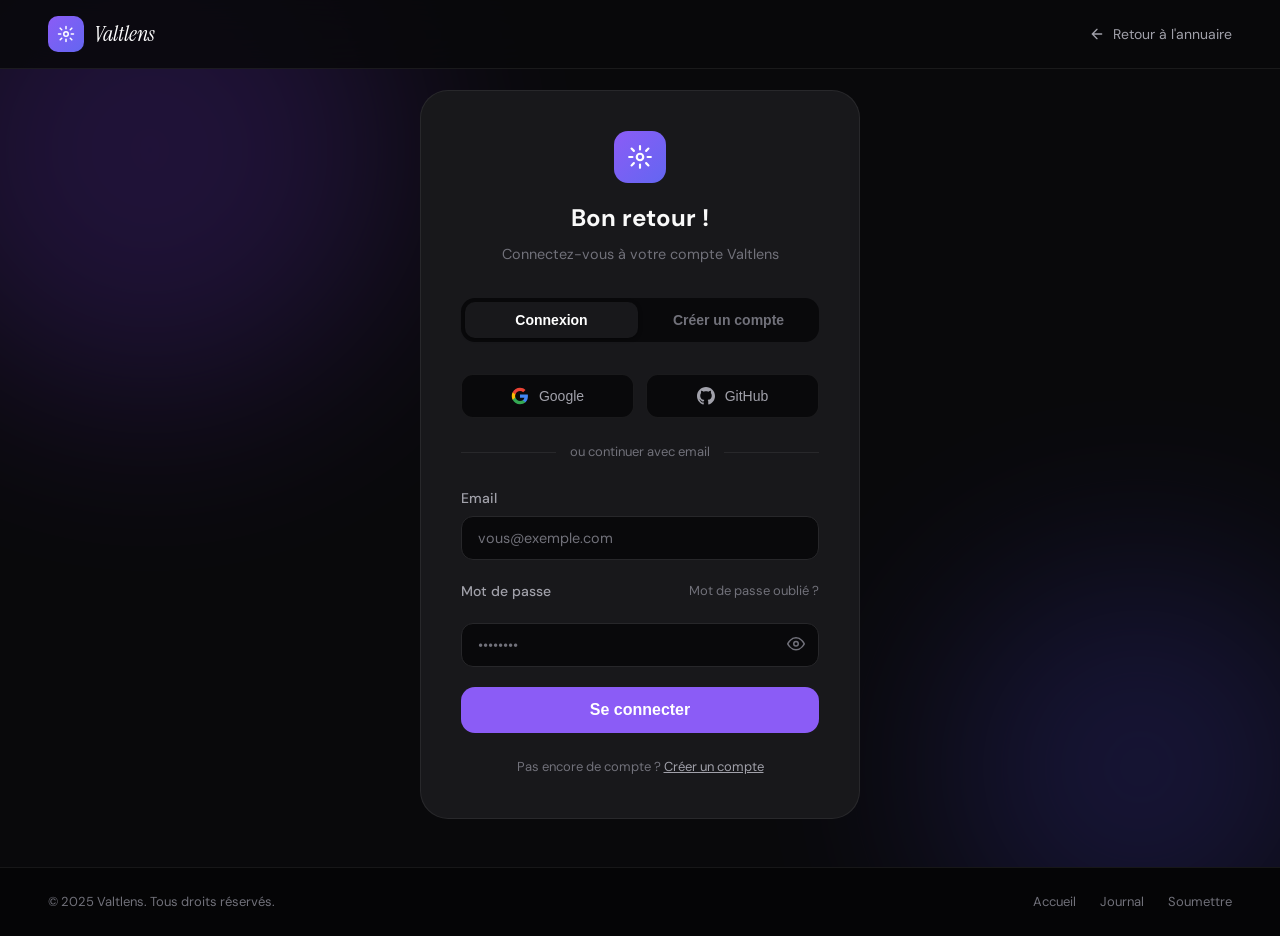
<file: auth/index.html>
<!DOCTYPE html>
<html lang="fr" style="scroll-behavior:smooth">
<head>
<meta charset="UTF-8">
<meta name="viewport" content="width=device-width,initial-scale=1">
<title>Valtlens — Connexion</title>
<link href="https://fonts.googleapis.com/css2?family=DM+Sans:wght@300;400;500;600;700&family=Instrument+Serif:ital@0;1&display=swap" rel="stylesheet">
<style>
*,*::before,*::after{box-sizing:border-box;margin:0;padding:0}
:root{--bg:#09090b;--bg2:#111113;--bg3:#18181b;--bg4:#27272a;--fg:#fafafa;--fg2:#a1a1aa;--fg3:#71717a;--vi:#8b5cf6;--vi2:#7c3aed;--vi3:rgba(139,92,246,.15);--in:#6366f1;--border:rgba(255,255,255,.07);--err:#f43f5e;--ok:#10b981}
body{background:var(--bg);color:var(--fg);font-family:'DM Sans',sans-serif;overflow-x:hidden;line-height:1.6;min-height:100vh;display:flex;flex-direction:column}
/* NAV */
nav{position:fixed;top:0;width:100%;z-index:100;background:rgba(9,9,11,.85);backdrop-filter:blur(24px);border-bottom:1px solid var(--border);padding:0 clamp(1rem,4vw,3rem)}
.nav-inner{max-width:1200px;margin:0 auto;display:flex;justify-content:space-between;align-items:center;height:68px}
.logo{display:flex;align-items:center;gap:10px;text-decoration:none;color:inherit}
.logo-icon{width:36px;height:36px;border-radius:10px;background:linear-gradient(135deg,var(--vi),var(--in));display:flex;align-items:center;justify-content:center;flex-shrink:0}
.logo-icon svg{width:18px;height:18px;fill:none;stroke:#fff;stroke-width:2;stroke-linecap:round}
.logo-name{font-family:'Instrument Serif',serif;font-size:1.4rem;color:#fff;font-style:italic}
.nav-back{display:flex;align-items:center;gap:.5rem;font-size:.875rem;color:var(--fg2);text-decoration:none;transition:color .2s}
.nav-back:hover{color:#fff}
.nav-back svg{width:16px;height:16px}
/* MAIN */
main{flex:1;display:flex;align-items:center;justify-content:center;padding:90px clamp(1rem,4vw,3rem) 3rem;position:relative;overflow:hidden}
.blob{position:absolute;border-radius:50%;filter:blur(100px);opacity:.2;pointer-events:none}
.blob1{width:500px;height:500px;background:#7c3aed;top:-100px;left:-100px;animation:float 14s ease-in-out infinite}
.blob2{width:400px;height:400px;background:#4f46e5;bottom:-100px;right:-60px;animation:float 14s ease-in-out infinite 3s}
@keyframes float{0%,100%{transform:translate(0,0)}50%{transform:translate(20px,-30px)}}
/* AUTH CARD */
.auth-card{background:var(--bg3);border:1px solid var(--border);border-radius:28px;padding:2.5rem;width:100%;max-width:440px;position:relative;z-index:1}
.auth-logo{text-align:center;margin-bottom:2rem}
.auth-logo .logo-icon{width:52px;height:52px;border-radius:14px;margin:0 auto 1rem}
.auth-logo .logo-icon svg{width:26px;height:26px}
.auth-logo h1{font-size:1.5rem;font-weight:700;margin-bottom:.35rem}
.auth-logo p{font-size:.9rem;color:var(--fg3)}
/* TABS */
.auth-tabs{display:flex;background:var(--bg);border-radius:14px;padding:4px;margin-bottom:2rem;gap:4px}
.auth-tab{flex:1;padding:.625rem;border-radius:10px;font-size:.875rem;font-weight:600;cursor:pointer;background:transparent;border:none;color:var(--fg3);transition:all .2s;text-align:center}
.auth-tab.active{background:var(--bg3);color:#fff;box-shadow:0 1px 4px rgba(0,0,0,.4)}
/* SOCIAL */
.social-row{display:flex;gap:.75rem;margin-bottom:1.5rem}
.social-btn{flex:1;display:flex;align-items:center;justify-content:center;gap:.625rem;padding:.75rem;border-radius:12px;border:1px solid var(--border);background:var(--bg);color:var(--fg2);font-size:.875rem;font-weight:500;cursor:pointer;transition:all .2s;text-decoration:none}
.social-btn:hover{border-color:rgba(255,255,255,.15);color:#fff;background:var(--bg4)}
.social-btn svg{width:18px;height:18px;flex-shrink:0}
/* DIVIDER */
.divider{display:flex;align-items:center;gap:.875rem;margin-bottom:1.5rem;color:var(--fg3);font-size:.8125rem}
.divider::before,.divider::after{content:'';flex:1;height:1px;background:var(--border)}
/* FORM */
.field{margin-bottom:1.25rem}
label{display:block;font-size:.875rem;font-weight:500;color:var(--fg2);margin-bottom:.45rem}
input[type=text],input[type=email],input[type=password]{width:100%;padding:.75rem 1rem;background:var(--bg);border:1px solid var(--bg4);border-radius:12px;color:#fff;font-family:inherit;font-size:.9rem;outline:none;transition:border-color .2s}
input:focus{border-color:var(--vi);box-shadow:0 0 0 3px rgba(139,92,246,.12)}
input::placeholder{color:var(--fg3)}
.field.invalid input{border-color:var(--err)}
.field-error{font-size:.75rem;color:var(--err);margin-top:.35rem;display:none}
.field.invalid .field-error{display:block}
/* PASSWORD TOGGLE */
.pass-wrap{position:relative}
.pass-wrap input{padding-right:3rem}
.pass-toggle{position:absolute;right:.875rem;top:50%;transform:translateY(-50%);background:none;border:none;cursor:pointer;color:var(--fg3);transition:color .2s;padding:0;line-height:1}
.pass-toggle:hover{color:#fff}
.pass-toggle svg{width:18px;height:18px}
/* FORGOT */
.forgot-row{display:flex;justify-content:space-between;align-items:center;margin-bottom:1.25rem}
.forgot-row label{margin:0}
.forgot-link{font-size:.8125rem;color:var(--fg3);text-decoration:none;transition:color .2s}
.forgot-link:hover{color:#fff}
/* SUBMIT */
.btn-submit{width:100%;padding:.875rem;border-radius:14px;background:var(--vi);color:#fff;font-size:1rem;font-weight:700;border:none;cursor:pointer;transition:all .2s;display:flex;align-items:center;justify-content:center;gap:.5rem;margin-top:.25rem}
.btn-submit:hover{background:var(--vi2);transform:translateY(-1px);box-shadow:0 8px 24px rgba(139,92,246,.35)}
.btn-submit:disabled{opacity:.5;cursor:not-allowed;transform:none;box-shadow:none}
/* FOOTER NOTE */
.auth-footer-note{text-align:center;font-size:.8125rem;color:var(--fg3);margin-top:1.5rem}
.auth-footer-note a{color:var(--fg2);text-decoration:underline;cursor:pointer}
/* STRENGTH */
.strength-bar{height:3px;border-radius:2px;background:var(--bg4);margin-top:.5rem;overflow:hidden}
.strength-fill{height:100%;border-radius:2px;transition:width .3s,background .3s;width:0}
/* TOAST */
.toast{position:fixed;bottom:1.5rem;right:1.5rem;background:#18181b;border:1px solid rgba(139,92,246,.4);color:#fff;padding:.875rem 1.5rem;border-radius:12px;font-size:.875rem;z-index:9999;transform:translateY(100px);opacity:0;transition:all .35s;box-shadow:0 20px 40px rgba(0,0,0,.5);max-width:320px}
.toast.show{transform:translateY(0);opacity:1}
footer{border-top:1px solid var(--border);background:#050506;padding:1.5rem clamp(1rem,4vw,3rem)}
.footer-bottom{max-width:1200px;margin:0 auto;display:flex;justify-content:space-between;align-items:center;gap:1rem;flex-wrap:wrap}
.footer-bottom p{font-size:.8125rem;color:var(--fg3)}
.footer-nav{display:flex;gap:1.5rem}
.footer-nav a{font-size:.8125rem;color:var(--fg3);text-decoration:none;transition:color .2s}
.footer-nav a:hover{color:#fff}
</style>
</head>
<body>

<nav>
  <div class="nav-inner">
    <a class="logo" href="/">
      <div class="logo-icon"><svg viewBox="0 0 24 24"><circle cx="12" cy="12" r="3"/><path d="M12 2v3M12 19v3M4.22 4.22l2.12 2.12M17.66 17.66l2.12 2.12M2 12h3M19 12h3M4.22 19.78l2.12-2.12M17.66 6.34l2.12-2.12"/></svg></div>
      <span class="logo-name">Valtlens</span>
    </a>
    <a class="nav-back" href="/">
      <svg viewBox="0 0 24 24" fill="none" stroke="currentColor" stroke-width="2" stroke-linecap="round"><path d="M19 12H5M12 5l-7 7 7 7"/></svg>
      Retour à l'annuaire
    </a>
  </div>
</nav>

<main>
  <div class="blob blob1"></div>
  <div class="blob blob2"></div>

  <div class="auth-card">
    <div class="auth-logo">
      <div class="logo-icon">
        <svg viewBox="0 0 24 24"><circle cx="12" cy="12" r="3"/><path d="M12 2v3M12 19v3M4.22 4.22l2.12 2.12M17.66 17.66l2.12 2.12M2 12h3M19 12h3M4.22 19.78l2.12-2.12M17.66 6.34l2.12-2.12"/></svg>
      </div>
      <h1 id="authTitle">Bon retour !</h1>
      <p id="authSub">Connectez-vous à votre compte Valtlens</p>
    </div>

    <div class="auth-tabs">
      <button class="auth-tab active" id="tabLogin" onclick="switchTab('login')">Connexion</button>
      <button class="auth-tab" id="tabRegister" onclick="switchTab('register')">Créer un compte</button>
    </div>

    <!-- SOCIAL -->
    <div class="social-row">
      <button class="social-btn" onclick="showToast('Google OAuth bientôt !')">
        <svg viewBox="0 0 24 24" fill="currentColor"><path d="M22.56 12.25c0-.78-.07-1.53-.2-2.25H12v4.26h5.92c-.26 1.37-1.04 2.53-2.21 3.31v2.77h3.57c2.08-1.92 3.28-4.74 3.28-8.09z" fill="#4285F4"/><path d="M12 23c2.97 0 5.46-.98 7.28-2.66l-3.57-2.77c-.98.66-2.23 1.06-3.71 1.06-2.86 0-5.29-1.93-6.16-4.53H2.18v2.84C3.99 20.53 7.7 23 12 23z" fill="#34A853"/><path d="M5.84 14.09c-.22-.66-.35-1.36-.35-2.09s.13-1.43.35-2.09V7.07H2.18C1.43 8.55 1 10.22 1 12s.43 3.45 1.18 4.93l2.85-2.22.81-.62z" fill="#FBBC05"/><path d="M12 5.38c1.62 0 3.06.56 4.21 1.64l3.15-3.15C17.45 2.09 14.97 1 12 1 7.7 1 3.99 3.47 2.18 7.07l3.66 2.84c.87-2.6 3.3-4.53 6.16-4.53z" fill="#EA4335"/></svg>
        Google
      </button>
      <button class="social-btn" onclick="showToast('GitHub OAuth bientôt !')">
        <svg viewBox="0 0 24 24" fill="currentColor"><path d="M12 0c-6.626 0-12 5.373-12 12 0 5.302 3.438 9.8 8.207 11.387.599.111.793-.261.793-.577v-2.234c-3.338.726-4.033-1.416-4.033-1.416-.546-1.387-1.333-1.756-1.333-1.756-1.089-.745.083-.729.083-.729 1.205.084 1.839 1.237 1.839 1.237 1.07 1.834 2.807 1.304 3.492.997.107-.775.418-1.305.762-1.604-2.665-.305-5.467-1.334-5.467-5.931 0-1.311.469-2.381 1.236-3.221-.124-.303-.535-1.524.117-3.176 0 0 1.008-.322 3.301 1.23.957-.266 1.983-.399 3.003-.404 1.02.005 2.047.138 3.006.404 2.291-1.552 3.297-1.23 3.297-1.23.653 1.653.242 2.874.118 3.176.77.84 1.235 1.911 1.235 3.221 0 4.609-2.807 5.624-5.479 5.921.43.372.823 1.102.823 2.222v3.293c0 .319.192.694.801.576 4.765-1.589 8.199-6.086 8.199-11.386 0-6.627-5.373-12-12-12z"/></svg>
        GitHub
      </button>
    </div>

    <div class="divider">ou continuer avec email</div>

    <!-- LOGIN FORM -->
    <div id="loginForm">
      <div class="field" id="lf-email">
        <label>Email</label>
        <input type="email" id="loginEmail" placeholder="vous@exemple.com">
        <div class="field-error">Email invalide</div>
      </div>
      <div class="forgot-row">
        <label>Mot de passe</label>
        <a class="forgot-link" onclick="showForgot()">Mot de passe oublié ?</a>
      </div>
      <div class="field" id="lf-pass">
        <div class="pass-wrap">
          <input type="password" id="loginPass" placeholder="••••••••">
          <button class="pass-toggle" onclick="togglePass('loginPass',this)" type="button">
            <svg viewBox="0 0 24 24" fill="none" stroke="currentColor" stroke-width="2" stroke-linecap="round"><path d="M1 12s4-8 11-8 11 8 11 8-4 8-11 8-11-8-11-8z"/><circle cx="12" cy="12" r="3"/></svg>
          </button>
        </div>
        <div class="field-error">Minimum 8 caractères</div>
      </div>
      <button class="btn-submit" onclick="handleLogin()">Se connecter</button>
      <div class="auth-footer-note">Pas encore de compte ? <a onclick="switchTab('register')">Créer un compte</a></div>
    </div>

    <!-- REGISTER FORM -->
    <div id="registerForm" style="display:none">
      <div class="field-row" style="display:grid;grid-template-columns:1fr 1fr;gap:.875rem">
        <div class="field" id="rf-fname">
          <label>Prénom</label>
          <input type="text" id="regFname" placeholder="Prénom">
          <div class="field-error">Requis</div>
        </div>
        <div class="field" id="rf-lname">
          <label>Nom</label>
          <input type="text" id="regLname" placeholder="Nom">
          <div class="field-error">Requis</div>
        </div>
      </div>
      <div class="field" id="rf-email">
        <label>Email</label>
        <input type="email" id="regEmail" placeholder="vous@exemple.com">
        <div class="field-error">Email invalide</div>
      </div>
      <div class="field" id="rf-pass">
        <label>Mot de passe</label>
        <div class="pass-wrap">
          <input type="password" id="regPass" placeholder="Minimum 8 caractères" oninput="checkStrength(this.value)">
          <button class="pass-toggle" onclick="togglePass('regPass',this)" type="button">
            <svg viewBox="0 0 24 24" fill="none" stroke="currentColor" stroke-width="2" stroke-linecap="round"><path d="M1 12s4-8 11-8 11 8 11 8-4 8-11 8-11-8-11-8z"/><circle cx="12" cy="12" r="3"/></svg>
          </button>
        </div>
        <div class="strength-bar"><div class="strength-fill" id="strengthFill"></div></div>
        <div class="field-error">Minimum 8 caractères</div>
      </div>
      <button class="btn-submit" onclick="handleRegister()">Créer mon compte</button>
      <div class="auth-footer-note">Déjà inscrit ? <a onclick="switchTab('login')">Se connecter</a></div>
      <div class="auth-footer-note" style="margin-top:.75rem">En créant un compte, vous acceptez nos <a href="#">CGU</a> et <a href="#">politique de confidentialité</a>.</div>
    </div>

    <!-- FORGOT -->
    <div id="forgotForm" style="display:none">
      <div style="text-align:center;margin-bottom:1.5rem">
        <div style="width:52px;height:52px;border-radius:14px;background:rgba(139,92,246,.15);border:1px solid rgba(139,92,246,.3);display:flex;align-items:center;justify-content:center;margin:0 auto .875rem">
          <svg width="24" height="24" viewBox="0 0 24 24" fill="none" stroke="#c4b5fd" stroke-width="2" stroke-linecap="round"><rect x="3" y="11" width="18" height="11" rx="2"/><path d="M7 11V7a5 5 0 0 1 10 0v4"/></svg>
        </div>
        <p style="color:var(--fg2);font-size:.9rem">Entrez votre email et nous vous enverrons un lien de réinitialisation.</p>
      </div>
      <div class="field">
        <label>Email</label>
        <input type="email" id="forgotEmail" placeholder="vous@exemple.com">
      </div>
      <button class="btn-submit" onclick="handleForgot()">Envoyer le lien</button>
      <div class="auth-footer-note"><a onclick="switchTab('login')">← Retour à la connexion</a></div>
    </div>
  </div>
</main>

<footer>
  <div class="footer-bottom">
    <p>© 2025 Valtlens. Tous droits réservés.</p>
    <div class="footer-nav">
      <a href="/">Accueil</a>
      <a href="/blog/">Journal</a>
      <a href="/submit/">Soumettre</a>
    </div>
  </div>
</footer>

<div class="toast" id="toast"></div>

<script>
var currentTab='login';

function switchTab(tab){
  currentTab=tab;
  document.getElementById('loginForm').style.display=tab==='login'?'block':'none';
  document.getElementById('registerForm').style.display=tab==='register'?'block':'none';
  document.getElementById('forgotForm').style.display='none';
  document.getElementById('tabLogin').classList.toggle('active',tab==='login');
  document.getElementById('tabRegister').classList.toggle('active',tab==='register');
  if(tab==='login'){
    document.getElementById('authTitle').textContent='Bon retour !';
    document.getElementById('authSub').textContent='Connectez-vous à votre compte Valtlens';
  }else{
    document.getElementById('authTitle').textContent='Créer un compte';
    document.getElementById('authSub').textContent='Rejoignez la communauté Valtlens';
  }
}

function showForgot(){
  document.getElementById('loginForm').style.display='none';
  document.getElementById('forgotForm').style.display='block';
  document.getElementById('authTitle').textContent='Réinitialiser';
  document.getElementById('authSub').textContent='Mot de passe oublié';
}

function togglePass(id,btn){
  var input=document.getElementById(id);
  var isText=input.type==='text';
  input.type=isText?'password':'text';
  btn.querySelector('svg').innerHTML=isText
    ?'<path d="M1 12s4-8 11-8 11 8 11 8-4 8-11 8-11-8-11-8z"/><circle cx="12" cy="12" r="3"/>'
    :'<path d="M17.94 17.94A10.07 10.07 0 0 1 12 20c-7 0-11-8-11-8a18.45 18.45 0 0 1 5.06-5.94"/><path d="M9.9 4.24A9.12 9.12 0 0 1 12 4c7 0 11 8 11 8a18.5 18.5 0 0 1-2.16 3.19"/><line x1="1" y1="1" x2="23" y2="23"/>';
}

function checkStrength(v){
  var score=0;
  if(v.length>=8) score++;
  if(/[A-Z]/.test(v)) score++;
  if(/[0-9]/.test(v)) score++;
  if(/[^A-Za-z0-9]/.test(v)) score++;
  var fill=document.getElementById('strengthFill');
  var pct=[0,25,50,75,100][score];
  var colors=['','#ef4444','#f59e0b','#10b981','#8b5cf6'];
  fill.style.width=pct+'%';
  fill.style.background=colors[score]||'transparent';
}

function handleLogin(){
  var em=document.getElementById('loginEmail').value.trim();
  var pass=document.getElementById('loginPass').value;
  var ok=true;
  var fe=document.getElementById('lf-email');
  var fp=document.getElementById('lf-pass');
  if(!em||!em.includes('@')){fe.classList.add('invalid');ok=false;}else{fe.classList.remove('invalid');}
  if(pass.length<8){fp.classList.add('invalid');ok=false;}else{fp.classList.remove('invalid');}
  if(!ok){showToast('Vérifiez vos informations');return;}
  var btn=document.querySelector('#loginForm .btn-submit');
  btn.disabled=true;btn.textContent='Connexion...';
  setTimeout(function(){
    showToast('Connexion bientôt disponible (Supabase coming soon)');
    btn.disabled=false;btn.textContent='Se connecter';
  },1000);
}

function handleRegister(){
  var fn=document.getElementById('regFname').value.trim();
  var ln=document.getElementById('regLname').value.trim();
  var em=document.getElementById('regEmail').value.trim();
  var pass=document.getElementById('regPass').value;
  var ok=true;
  if(!fn){document.getElementById('rf-fname').classList.add('invalid');ok=false;}else{document.getElementById('rf-fname').classList.remove('invalid');}
  if(!ln){document.getElementById('rf-lname').classList.add('invalid');ok=false;}else{document.getElementById('rf-lname').classList.remove('invalid');}
  if(!em||!em.includes('@')){document.getElementById('rf-email').classList.add('invalid');ok=false;}else{document.getElementById('rf-email').classList.remove('invalid');}
  if(pass.length<8){document.getElementById('rf-pass').classList.add('invalid');ok=false;}else{document.getElementById('rf-pass').classList.remove('invalid');}
  if(!ok){showToast('Vérifiez tous les champs');return;}
  var btn=document.querySelector('#registerForm .btn-submit');
  btn.disabled=true;btn.textContent='Création...';
  setTimeout(function(){
    showToast('Inscription bientôt disponible (Supabase coming soon)');
    btn.disabled=false;btn.textContent='Créer mon compte';
  },1000);
}

function handleForgot(){
  var em=document.getElementById('forgotEmail').value.trim();
  if(!em||!em.includes('@')){showToast('Email invalide');return;}
  showToast('Lien envoyé (simulation) !');
}

var toastTimer;
function showToast(msg){
  var t=document.getElementById('toast');
  t.textContent=msg;t.classList.add('show');
  clearTimeout(toastTimer);
  toastTimer=setTimeout(function(){t.classList.remove('show');},3000);
}
</script>
</body>
</html>
</file>
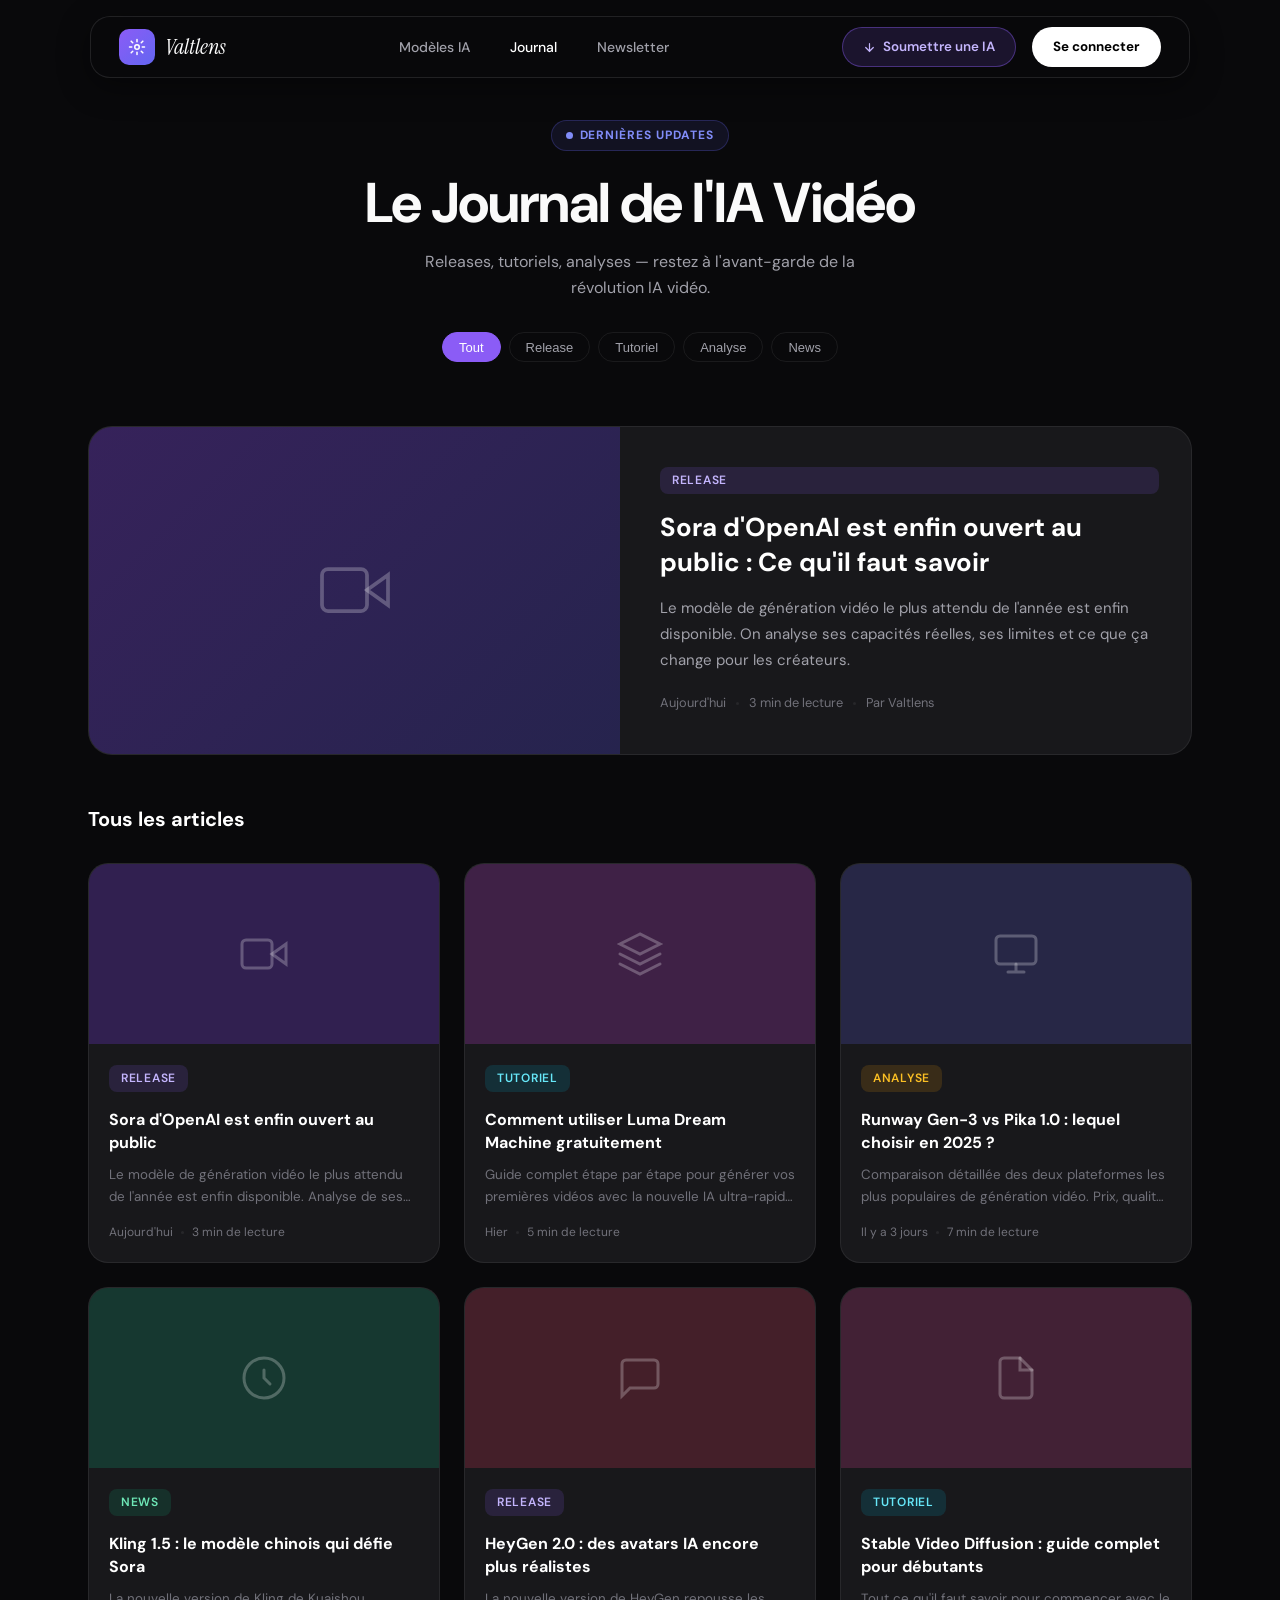
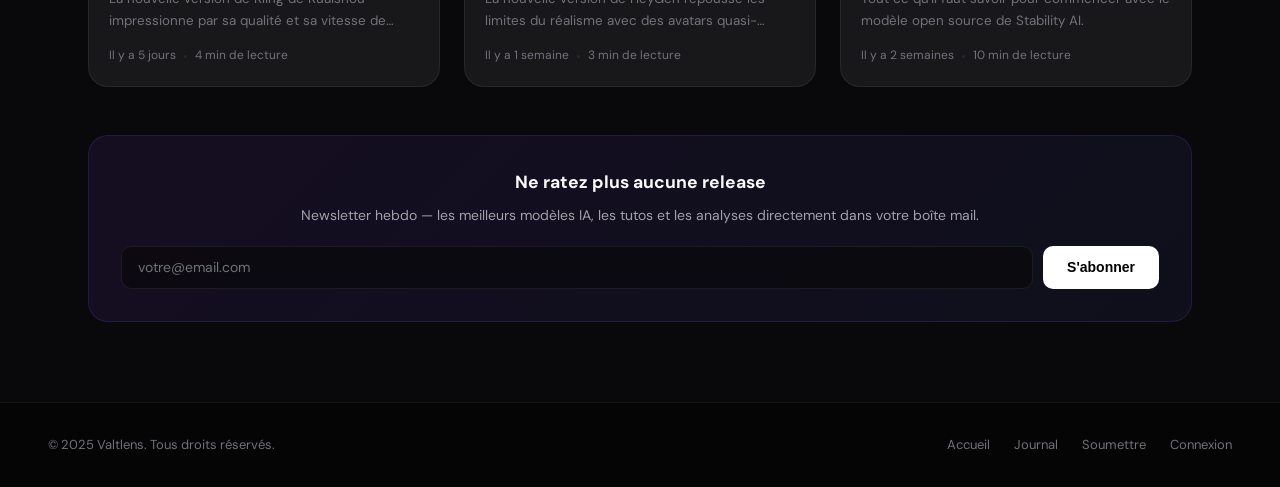
<file: blog/index.html>
<!DOCTYPE html>
<html lang="fr" style="scroll-behavior:smooth">
<head>
<meta charset="UTF-8">
<meta name="viewport" content="width=device-width,initial-scale=1">
<title>Valtlens — Le Journal de l'IA Vidéo</title>
<link href="https://fonts.googleapis.com/css2?family=DM+Sans:wght@300;400;500;600;700&family=Instrument+Serif:ital@0;1&display=swap" rel="stylesheet">
<style>
*,*::before,*::after{box-sizing:border-box;margin:0;padding:0}
:root{--bg:#09090b;--bg2:#111113;--bg3:#18181b;--bg4:#27272a;--fg:#fafafa;--fg2:#a1a1aa;--fg3:#71717a;--vi:#8b5cf6;--vi3:rgba(139,92,246,.15);--in:#6366f1;--border:rgba(255,255,255,.07)}
body{background:var(--bg);color:var(--fg);font-family:'DM Sans',sans-serif;overflow-x:hidden;line-height:1.6}
nav{position:fixed;top:16px;left:50%;transform:translateX(-50%);width:calc(100% - 3rem);max-width:1100px;z-index:100;background:rgba(9,9,11,.75);backdrop-filter:blur(28px);border:1px solid rgba(255,255,255,.1);border-radius:20px;padding:0 1.75rem;box-shadow:0 8px 32px rgba(0,0,0,.4)}
.nav-inner{display:flex;justify-content:space-between;align-items:center;height:60px}
.logo{display:flex;align-items:center;gap:10px;text-decoration:none;color:inherit}
.logo-icon{width:36px;height:36px;border-radius:10px;background:linear-gradient(135deg,var(--vi),var(--in));display:flex;align-items:center;justify-content:center;flex-shrink:0}
.logo-icon svg{width:18px;height:18px;fill:none;stroke:#fff;stroke-width:2;stroke-linecap:round}
.logo-name{font-family:'Instrument Serif',serif;font-size:1.4rem;color:#fff;font-style:italic}
.nav-links{display:flex;gap:2.5rem}
.nav-links a{font-size:.875rem;font-weight:500;color:var(--fg2);text-decoration:none;transition:color .2s}
.nav-links a:hover{color:#fff}
.nav-links a.active{color:#fff}
.nav-actions{display:flex;gap:1rem;align-items:center}


/* PAGE */
.page-wrap{max-width:1200px;margin:0 auto;padding:120px clamp(1rem,4vw,3rem) 5rem}
/* HERO */
.blog-hero{text-align:center;margin-bottom:4rem}
.blog-badge{display:inline-flex;align-items:center;gap:.4rem;padding:.3rem .875rem;border-radius:999px;background:rgba(99,102,241,.1);border:1px solid rgba(99,102,241,.25);font-size:.75rem;font-weight:700;color:#818cf8;text-transform:uppercase;letter-spacing:.08em;margin-bottom:1.25rem}
.blog-pulse{width:7px;height:7px;border-radius:50%;background:#818cf8;animation:pulse 1.5s infinite;flex-shrink:0}
@keyframes pulse{0%,100%{opacity:1;transform:scale(1)}50%{opacity:.7;transform:scale(.9)}}
.blog-title{font-size:clamp(2rem,5vw,3.5rem);font-weight:700;letter-spacing:-.02em;margin-bottom:.875rem;line-height:1.15}
.blog-sub{font-size:1rem;color:var(--fg2);max-width:500px;margin:0 auto 2rem}
/* FILTERS */
.cat-filters{display:flex;flex-wrap:wrap;justify-content:center;gap:.5rem;margin-bottom:.5rem}
.cat-btn{padding:.4rem 1rem;border-radius:999px;font-size:.8125rem;font-weight:500;cursor:pointer;border:1px solid var(--border);background:transparent;color:var(--fg2);transition:all .2s}
.cat-btn:hover{border-color:rgba(139,92,246,.4);color:#fff;background:var(--vi3)}
.cat-btn.active{background:var(--vi);color:#fff;border-color:var(--vi)}
/* FEATURED */
.featured-article{display:grid;grid-template-columns:1fr 1fr;gap:2.5rem;background:var(--bg3);border:1px solid var(--border);border-radius:24px;overflow:hidden;margin-bottom:3rem;cursor:pointer;transition:border-color .3s;text-decoration:none}
.featured-article:hover{border-color:rgba(139,92,246,.3)}
.featured-img{min-height:300px;display:flex;align-items:center;justify-content:center;position:relative;overflow:hidden}
.featured-img-inner{width:100%;height:100%;transition:transform .5s;display:flex;align-items:center;justify-content:center}
.featured-article:hover .featured-img-inner{transform:scale(1.04)}
.featured-body{padding:2.5rem 2rem 2.5rem 0;display:flex;flex-direction:column;justify-content:center}
.article-cat-badge{display:inline-block;padding:.25rem .75rem;border-radius:8px;font-size:.75rem;font-weight:600;text-transform:uppercase;letter-spacing:.06em;margin-bottom:1rem}
.cat-release{background:rgba(139,92,246,.15);color:#c4b5fd}
.cat-tutorial{background:rgba(6,182,212,.15);color:#67e8f9}
.cat-analysis{background:rgba(245,158,11,.15);color:#fbbf24}
.cat-news{background:rgba(16,185,129,.15);color:#6ee7b7}
.featured-body h2{font-size:1.625rem;font-weight:700;color:#fff;line-height:1.35;margin-bottom:.875rem}
.featured-body p{font-size:.9375rem;color:var(--fg2);line-height:1.75;margin-bottom:1.25rem}
.article-meta{display:flex;align-items:center;gap:.625rem;font-size:.8rem;color:var(--fg3)}
.meta-dot{width:3px;height:3px;border-radius:50%;background:var(--bg4)}
/* GRID */
.articles-grid{display:grid;grid-template-columns:repeat(auto-fill,minmax(320px,1fr));gap:1.5rem}
.article-card{background:var(--bg3);border:1px solid var(--border);border-radius:20px;overflow:hidden;cursor:pointer;transition:all .3s;text-decoration:none;display:block}
.article-card:hover{border-color:rgba(255,255,255,.12);transform:translateY(-3px)}
.card-img{height:180px;overflow:hidden;position:relative}
.card-img-inner{width:100%;height:100%;transition:transform .5s;display:flex;align-items:center;justify-content:center}
.article-card:hover .card-img-inner{transform:scale(1.05)}
.card-body{padding:1.25rem}
.card-title{font-size:1rem;font-weight:700;color:#fff;line-height:1.45;margin-bottom:.625rem;transition:color .2s}
.article-card:hover .card-title{color:var(--vi)}
.card-excerpt{font-size:.8375rem;color:var(--fg3);line-height:1.65;margin-bottom:.875rem;display:-webkit-box;-webkit-line-clamp:2;-webkit-box-orient:vertical;overflow:hidden}
.card-meta{font-size:.75rem;color:var(--fg3);display:flex;align-items:center;gap:.5rem}
/* SECTION TITLE */
.section-row{display:flex;justify-content:space-between;align-items:center;margin-bottom:1.75rem;margin-top:3rem}
.section-h2{font-size:1.25rem;font-weight:700;color:#fff}
.see-all{font-size:.875rem;color:var(--fg2);display:flex;align-items:center;gap:.3rem;cursor:pointer;background:none;border:none;transition:color .2s}
.see-all:hover{color:#fff}
/* SIDEBAR-LIKE newsletter */
.newsletter-mini{background:linear-gradient(135deg,rgba(124,58,237,.1),rgba(99,102,241,.07));border:1px solid rgba(139,92,246,.15);border-radius:20px;padding:2rem;margin-top:3rem;text-align:center}
.newsletter-mini h3{font-size:1.1rem;font-weight:700;margin-bottom:.5rem}
.newsletter-mini p{font-size:.875rem;color:var(--fg2);margin-bottom:1.25rem}
.nl-form{display:flex;gap:.625rem;flex-wrap:wrap;justify-content:center}
.nl-form input{flex:1;min-width:180px;padding:.7rem 1rem;border-radius:10px;background:rgba(9,9,11,.7);border:1px solid var(--border);color:#fff;font-family:inherit;font-size:.875rem;outline:none;transition:border-color .2s}
.nl-form input:focus{border-color:rgba(139,92,246,.5)}
.nl-form input::placeholder{color:var(--fg3)}
.nl-btn{padding:.7rem 1.5rem;border-radius:10px;background:#fff;color:#000;font-weight:700;font-size:.875rem;border:none;cursor:pointer;transition:all .2s}
.nl-btn:hover{background:#e4e4e7}
/* TOAST */
.toast{position:fixed;bottom:1.5rem;right:1.5rem;background:#18181b;border:1px solid rgba(139,92,246,.4);color:#fff;padding:.875rem 1.5rem;border-radius:12px;font-size:.875rem;z-index:9999;transform:translateY(100px);opacity:0;transition:all .35s;box-shadow:0 20px 40px rgba(0,0,0,.5);max-width:320px}
.toast.show{transform:translateY(0);opacity:1}
footer{border-top:1px solid var(--border);background:#050506;padding:2rem clamp(1rem,4vw,3rem)}
.footer-bottom{max-width:1200px;margin:0 auto;display:flex;justify-content:space-between;align-items:center;gap:1rem;flex-wrap:wrap}
.footer-bottom p{font-size:.8125rem;color:var(--fg3)}
.footer-nav{display:flex;gap:1.5rem}
.footer-nav a{font-size:.8125rem;color:var(--fg3);text-decoration:none;transition:color .2s}
.footer-nav a:hover{color:#fff}
@media(max-width:768px){.featured-article{grid-template-columns:1fr}.featured-body{padding:1.5rem}.nav-links{display:none}}
/* NAV-BTNS-UNIFIED */
.btn-submit-nav{padding:.5rem 1.25rem;border-radius:999px;background:var(--vi3);border:1px solid rgba(139,92,246,.4);font-size:.8375rem;font-weight:600;color:#c4b5fd;cursor:pointer;transition:all .25s;text-decoration:none;display:inline-flex;align-items:center;gap:.45rem;white-space:nowrap}
.btn-submit-nav:hover{background:rgba(139,92,246,.28);color:#fff;border-color:rgba(139,92,246,.7);transform:translateY(-1px)}
.btn-submit-nav svg{width:13px;height:13px;fill:none;stroke:currentColor;stroke-width:2.2;stroke-linecap:round;flex-shrink:0}
.btn-login{padding:.5rem 1.25rem;border-radius:999px;background:#fff;color:#000;font-size:.8375rem;font-weight:700;border:1px solid transparent;cursor:pointer;transition:all .25s;text-decoration:none;display:inline-flex;align-items:center;white-space:nowrap}
.btn-login:hover{background:#e8e8e8;transform:translateY(-1px)}
</style>
</head>
<body>

<nav>
  <div class="nav-inner">
    <a class="logo" href="/">
      <div class="logo-icon"><svg viewBox="0 0 24 24"><circle cx="12" cy="12" r="3"/><path d="M12 2v3M12 19v3M4.22 4.22l2.12 2.12M17.66 17.66l2.12 2.12M2 12h3M19 12h3M4.22 19.78l2.12-2.12M17.66 6.34l2.12-2.12"/></svg></div>
      <span class="logo-name">Valtlens</span>
    </a>
    <div class="nav-links">
      <a href="/#models">Modèles IA</a>
      <a href="/blog/" class="active">Journal</a>
      <a href="/#newsletter">Newsletter</a>
    </div>
    <div class="nav-actions">
      <a class="btn-submit-nav" href="/submit/"><svg viewBox="0 0 24 24"><path d="M12 5v14M5 12l7 7 7-7"/></svg>Soumettre une IA</a>
      <a class="btn-login" href="/auth/">Se connecter</a>
    </div>
  </div>
</nav>

<div class="page-wrap">

  <div class="blog-hero">
    <div class="blog-badge">
      <span class="blog-pulse"></span>
      Dernières Updates
    </div>
    <h1 class="blog-title">Le Journal de l'IA Vidéo</h1>
    <p class="blog-sub">Releases, tutoriels, analyses — restez à l'avant-garde de la révolution IA vidéo.</p>
    <div class="cat-filters" id="catFilters">
      <button class="cat-btn active" data-cat="all">Tout</button>
      <button class="cat-btn" data-cat="release">Release</button>
      <button class="cat-btn" data-cat="tutorial">Tutoriel</button>
      <button class="cat-btn" data-cat="analysis">Analyse</button>
      <button class="cat-btn" data-cat="news">News</button>
    </div>
  </div>

  <!-- FEATURED -->
  <a class="featured-article" href="/blog/article/?id=sora-public" id="featuredArticle">
    <div class="featured-img" style="background:linear-gradient(135deg,rgba(124,58,237,.3),rgba(79,70,229,.25))">
      <div class="featured-img-inner">
        <svg width="72" height="72" viewBox="0 0 24 24" fill="none" stroke="rgba(255,255,255,.25)" stroke-width="1.25" stroke-linecap="round"><polygon points="23 7 16 12 23 17 23 7"/><rect x="1" y="5" width="15" height="14" rx="2"/></svg>
      </div>
    </div>
    <div class="featured-body">
      <span class="article-cat-badge cat-release">Release</span>
      <h2>Sora d'OpenAI est enfin ouvert au public : Ce qu'il faut savoir</h2>
      <p>Le modèle de génération vidéo le plus attendu de l'année est enfin disponible. On analyse ses capacités réelles, ses limites et ce que ça change pour les créateurs.</p>
      <div class="article-meta">
        <span>Aujourd'hui</span><span class="meta-dot"></span>
        <span>3 min de lecture</span><span class="meta-dot"></span>
        <span>Par Valtlens</span>
      </div>
    </div>
  </a>

  <!-- GRID -->
  <div class="section-row">
    <h2 class="section-h2">Tous les articles</h2>
  </div>
  <div class="articles-grid" id="articlesGrid">
    <!-- Injected by JS -->
  </div>

  <!-- NEWSLETTER MINI -->
  <div class="newsletter-mini">
    <h3>Ne ratez plus aucune release</h3>
    <p>Newsletter hebdo — les meilleurs modèles IA, les tutos et les analyses directement dans votre boîte mail.</p>
    <div class="nl-form">
      <input type="email" id="nlEmail" placeholder="votre@email.com">
      <button class="nl-btn" onclick="handleNL()">S'abonner</button>
    </div>
  </div>

</div>

<footer>
  <div class="footer-bottom">
    <p>© 2025 Valtlens. Tous droits réservés.</p>
    <div class="footer-nav">
      <a href="/">Accueil</a>
      <a href="/blog/">Journal</a>
      <a href="/submit/">Soumettre</a>
      <a href="/auth/">Connexion</a>
    </div>
  </div>
</footer>

<div class="toast" id="toast"></div>

<script>
var ARTICLES = [
  {id:'sora-public',title:'Sora d\'OpenAI est enfin ouvert au public',excerpt:'Le modèle de génération vidéo le plus attendu de l\'année est enfin disponible. Analyse de ses capacités et limites.',cat:'release',color:'rgba(124,58,237,.25)',date:'Aujourd\'hui',read:'3 min'},
  {id:'luma-guide',title:'Comment utiliser Luma Dream Machine gratuitement',excerpt:'Guide complet étape par étape pour générer vos premières vidéos avec la nouvelle IA ultra-rapide de Luma Labs.',cat:'tutorial',color:'rgba(217,70,239,.2)',date:'Hier',read:'5 min'},
  {id:'runway-vs-pika',title:'Runway Gen-3 vs Pika 1.0 : lequel choisir en 2025 ?',excerpt:'Comparaison détaillée des deux plateformes les plus populaires de génération vidéo. Prix, qualité, cas d\'usage.',cat:'analysis',color:'rgba(99,102,241,.2)',date:'Il y a 3 jours',read:'7 min'},
  {id:'kling-update',title:'Kling 1.5 : le modèle chinois qui défie Sora',excerpt:'La nouvelle version de Kling de Kuaishou impressionne par sa qualité et sa vitesse de génération.',cat:'news',color:'rgba(16,185,129,.2)',date:'Il y a 5 jours',read:'4 min'},
  {id:'heygen-avatars',title:'HeyGen 2.0 : des avatars IA encore plus réalistes',excerpt:'La nouvelle version de HeyGen repousse les limites du réalisme avec des avatars quasi-indiscernables de vrais humains.',cat:'release',color:'rgba(244,63,94,.2)',date:'Il y a 1 semaine',read:'3 min'},
  {id:'stable-video-guide',title:'Stable Video Diffusion : guide complet pour débutants',excerpt:'Tout ce qu\'il faut savoir pour commencer avec le modèle open source de Stability AI.',cat:'tutorial',color:'rgba(236,72,153,.2)',date:'Il y a 2 semaines',read:'10 min'}
];

var icons = [
  '<polygon points="23 7 16 12 23 17 23 7"/><rect x="1" y="5" width="15" height="14" rx="2"/>',
  '<path d="M12 2L2 7l10 5 10-5-10-5zM2 17l10 5 10-5M2 12l10 5 10-5"/>',
  '<rect x="2" y="3" width="20" height="14" rx="2"/><path d="M8 21h8M12 17v4"/>',
  '<circle cx="12" cy="12" r="10"/><path d="M12 8v4l3 3"/>',
  '<path d="M21 15a2 2 0 0 1-2 2H7l-4 4V5a2 2 0 0 1 2-2h14a2 2 0 0 1 2 2z"/>',
  '<path d="M14 2H6a2 2 0 0 0-2 2v16a2 2 0 0 0 2 2h12a2 2 0 0 0 2-2V8z"/><polyline points="14 2 14 8 20 8"/>'
];

var catLabels = {release:'Release',tutorial:'Tutoriel',analysis:'Analyse',news:'News'};
var catClasses = {release:'cat-release',tutorial:'cat-tutorial',analysis:'cat-analysis',news:'cat-news'};

var currentCat = 'all';

function renderArticles(){
  var filtered = currentCat==='all' ? ARTICLES : ARTICLES.filter(function(a){return a.cat===currentCat;});
  var grid = document.getElementById('articlesGrid');
  if(filtered.length===0){grid.innerHTML='<p style="color:var(--fg3);padding:2rem 0">Aucun article dans cette catégorie pour le moment.</p>';return;}
  grid.innerHTML = filtered.map(function(a,i){
    return '<a class="article-card" href="/blog/article/?id='+a.id+'">'+
      '<div class="card-img" style="background:'+a.color+'">'+
        '<div class="card-img-inner">'+
          '<svg width="48" height="48" viewBox="0 0 24 24" fill="none" stroke="rgba(255,255,255,.25)" stroke-width="1.5" stroke-linecap="round">'+icons[i%icons.length]+'</svg>'+
        '</div>'+
      '</div>'+
      '<div class="card-body">'+
        '<span class="article-cat-badge '+catClasses[a.cat]+'">'+catLabels[a.cat]+'</span>'+
        '<div class="card-title">'+a.title+'</div>'+
        '<div class="card-excerpt">'+a.excerpt+'</div>'+
        '<div class="card-meta">'+a.date+'<span class="meta-dot" style="width:3px;height:3px;border-radius:50%;background:var(--bg4)"></span>'+a.read+' de lecture</div>'+
      '</div></a>';
  }).join('');
}

document.getElementById('catFilters').addEventListener('click',function(e){
  var btn=e.target.closest('.cat-btn');
  if(!btn)return;
  document.querySelectorAll('.cat-btn').forEach(function(b){b.classList.remove('active');});
  btn.classList.add('active');
  currentCat=btn.getAttribute('data-cat');
  renderArticles();
});

function handleNL(){
  var em=document.getElementById('nlEmail').value.trim();
  if(!em||!em.includes('@')){showToast('Entrez une adresse valide');return;}
  window.location.href='/newsletter/?status=confirmed&email='+encodeURIComponent(em);
}

var toastTimer;
function showToast(msg){
  var t=document.getElementById('toast');
  t.textContent=msg;t.classList.add('show');
  clearTimeout(toastTimer);
  toastTimer=setTimeout(function(){t.classList.remove('show');},3000);
}

renderArticles();
</script>
</body>
</html>
</file>
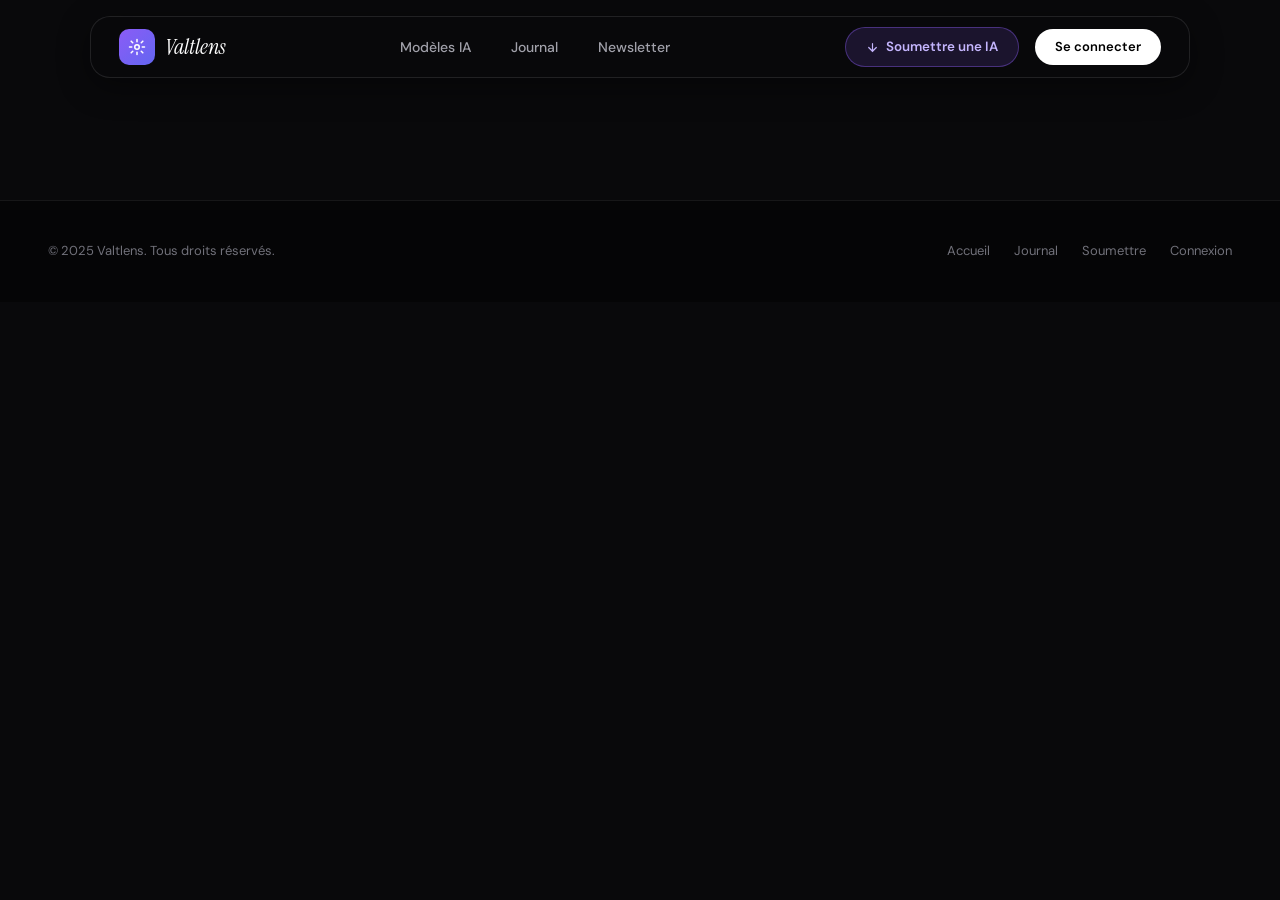
<file: model/index.html>
<!DOCTYPE html>
<html lang="fr" style="scroll-behavior:smooth">
<head>
<meta charset="UTF-8">
<meta name="viewport" content="width=device-width,initial-scale=1">
<title>Valtlens — Détail Modèle</title>
<link href="https://fonts.googleapis.com/css2?family=DM+Sans:wght@300;400;500;600;700&family=Instrument+Serif:ital@0;1&display=swap" rel="stylesheet">
<style>
*,*::before,*::after{box-sizing:border-box;margin:0;padding:0}
:root{--bg:#09090b;--bg2:#111113;--bg3:#18181b;--bg4:#27272a;--fg:#fafafa;--fg2:#a1a1aa;--fg3:#71717a;--vi:#8b5cf6;--vi2:#7c3aed;--vi3:rgba(139,92,246,.15);--in:#6366f1;--border:rgba(255,255,255,.07)}
body{background:var(--bg);color:var(--fg);font-family:'DM Sans',sans-serif;overflow-x:hidden;line-height:1.6}
nav{position:fixed;top:16px;left:50%;transform:translateX(-50%);width:calc(100% - 3rem);max-width:1100px;z-index:100;background:rgba(9,9,11,.75);backdrop-filter:blur(28px);border:1px solid rgba(255,255,255,.1);border-radius:20px;padding:0 1.75rem;box-shadow:0 8px 32px rgba(0,0,0,.4)}
.nav-inner{display:flex;justify-content:space-between;align-items:center;height:60px}
.logo{display:flex;align-items:center;gap:10px;text-decoration:none;color:inherit}
.logo-icon{width:36px;height:36px;border-radius:10px;background:linear-gradient(135deg,var(--vi),var(--in));display:flex;align-items:center;justify-content:center;flex-shrink:0}
.logo-icon svg{width:18px;height:18px;fill:none;stroke:#fff;stroke-width:2;stroke-linecap:round}
.logo-name{font-family:'Instrument Serif',serif;font-size:1.4rem;color:#fff;font-style:italic}
.nav-links{display:flex;gap:2.5rem}
.nav-links a{font-size:.875rem;font-weight:500;color:var(--fg2);text-decoration:none;transition:color .2s}
.nav-links a:hover,.nav-links a.active{color:#fff}
.nav-actions{display:flex;gap:1rem;align-items:center}

.btn-cta{padding:.5rem 1.25rem;border-radius:999px;background:#fff;color:#000;font-size:.8125rem;font-weight:600;border:none;cursor:pointer;transition:all .2s;text-decoration:none;display:inline-flex;align-items:center}
.btn-cta:hover{background:#e4e4e7;transform:translateY(-1px)}
.toast{position:fixed;bottom:1.5rem;right:1.5rem;background:#18181b;border:1px solid rgba(139,92,246,.4);color:#fff;padding:.875rem 1.5rem;border-radius:12px;font-size:.875rem;z-index:9999;transform:translateY(100px);opacity:0;transition:all .35s cubic-bezier(.4,0,.2,1);box-shadow:0 20px 40px rgba(0,0,0,.5);max-width:320px}
.toast.show{transform:translateY(0);opacity:1}
footer{border-top:1px solid var(--border);background:#050506;padding:2.5rem clamp(1rem,4vw,3rem)}
.footer-bottom{max-width:1200px;margin:0 auto;display:flex;justify-content:space-between;align-items:center;gap:1rem;flex-wrap:wrap}
.footer-bottom p{font-size:.8125rem;color:var(--fg3)}
.footer-nav{display:flex;gap:1.5rem}
.footer-nav a{font-size:.8125rem;color:var(--fg3);text-decoration:none;transition:color .2s}
.footer-nav a:hover{color:#fff}
/* PAGE */
.page-wrap{max-width:1200px;margin:0 auto;padding:120px clamp(1rem,4vw,3rem) 5rem}
.back-link{display:inline-flex;align-items:center;gap:.4rem;font-size:.875rem;color:var(--fg2);text-decoration:none;margin-bottom:2.5rem;transition:color .2s}
.back-link:hover{color:#fff}
.back-link svg{width:16px;height:16px}
/* HERO MODEL */
.model-hero{display:grid;grid-template-columns:1fr 1fr;gap:3rem;align-items:center;margin-bottom:4rem}
.model-badge-row{display:flex;align-items:center;gap:.75rem;margin-bottom:1.25rem;flex-wrap:wrap}
.badge-cat{padding:.3rem .875rem;border-radius:999px;font-size:.75rem;font-weight:600;text-transform:uppercase;letter-spacing:.06em}
.badge-free{background:rgba(16,185,129,.15);border:1px solid rgba(16,185,129,.3);color:#34d399}
.badge-paid{background:rgba(139,92,246,.15);border:1px solid rgba(139,92,246,.3);color:#c4b5fd}
.model-name{font-size:clamp(2rem,5vw,3.5rem);font-weight:700;line-height:1.1;letter-spacing:-.02em;margin-bottom:.5rem}
.model-dev{font-size:1rem;color:var(--fg3);margin-bottom:1.25rem}
.model-desc{font-size:1.0625rem;color:var(--fg2);line-height:1.75;margin-bottom:2rem}
.model-stats{display:flex;gap:2rem;margin-bottom:2rem;flex-wrap:wrap}
.stat{text-align:center}
.stat-val{font-size:1.75rem;font-weight:700;color:#fff;display:block}
.stat-label{font-size:.75rem;color:var(--fg3);margin-top:.15rem}
.model-actions{display:flex;gap:.875rem;flex-wrap:wrap}
.btn-primary{padding:.75rem 1.75rem;border-radius:14px;background:#fff;color:#000;font-size:.9375rem;font-weight:700;border:none;cursor:pointer;transition:all .2s;text-decoration:none;display:inline-flex;align-items:center;gap:.5rem}
.btn-primary:hover{background:#e4e4e7;transform:translateY(-1px)}
.btn-primary svg{width:16px;height:16px;stroke:#000;fill:none;stroke-width:2;stroke-linecap:round}
.btn-secondary{padding:.75rem 1.75rem;border-radius:14px;background:var(--vi3);color:#c4b5fd;font-size:.9375rem;font-weight:600;border:1px solid rgba(139,92,246,.3);cursor:pointer;transition:all .2s;text-decoration:none;display:inline-flex;align-items:center;gap:.5rem}
.btn-secondary:hover{background:rgba(139,92,246,.25);color:#fff}
/* VISUAL CARD */
.model-visual{border-radius:24px;overflow:hidden;background:linear-gradient(160deg,#18181b,#111113);border:1px solid var(--border);height:360px;display:flex;align-items:center;justify-content:center;position:relative}
.model-visual-bg{position:absolute;inset:0;opacity:.25}
.model-visual-icon{position:relative;z-index:1;width:100px;height:100px;border-radius:24px;display:flex;align-items:center;justify-content:center}
.model-visual-icon svg{width:52px;height:52px;fill:#fff}
/* RATING STARS */
.stars{display:flex;gap:2px}
.star-full{color:#eab308;font-size:1.1rem}
.star-empty{color:var(--fg3);font-size:1.1rem}
/* TABS */
.tabs{display:flex;gap:0;border-bottom:1px solid var(--border);margin-bottom:2.5rem}
.tab-btn{padding:.75rem 1.5rem;font-size:.9rem;font-weight:500;color:var(--fg3);background:none;border:none;cursor:pointer;border-bottom:2px solid transparent;margin-bottom:-1px;transition:all .2s}
.tab-btn:hover{color:var(--fg2)}
.tab-btn.active{color:#fff;border-bottom-color:var(--vi)}
.tab-content{display:none}
.tab-content.active{display:block}
/* SPECS */
.specs-grid{display:grid;grid-template-columns:repeat(auto-fill,minmax(220px,1fr));gap:1rem;margin-bottom:2rem}
.spec-card{background:var(--bg3);border:1px solid var(--border);border-radius:14px;padding:1.25rem}
.spec-label{font-size:.75rem;color:var(--fg3);text-transform:uppercase;letter-spacing:.06em;margin-bottom:.5rem}
.spec-val{font-size:1rem;font-weight:600;color:#fff}
/* TAGS */
.tags-row{display:flex;flex-wrap:wrap;gap:.5rem;margin-bottom:2rem}
.tag{padding:.3rem .75rem;border-radius:8px;background:rgba(255,255,255,.05);border:1px solid rgba(255,255,255,.07);font-size:.8125rem;color:var(--fg2)}
/* SIMILAR */
.similar-grid{display:grid;grid-template-columns:repeat(auto-fill,minmax(240px,1fr));gap:1rem}
.similar-card{background:var(--bg3);border:1px solid var(--border);border-radius:16px;padding:1.25rem;cursor:pointer;transition:all .3s;text-decoration:none;display:block}
.similar-card:hover{border-color:rgba(139,92,246,.3);transform:translateY(-3px)}
.similar-name{font-size:.9375rem;font-weight:700;color:#fff;margin-bottom:.25rem}
.similar-dev{font-size:.8rem;color:var(--fg3)}
/* SECTION TITLE */
.section-h2{font-size:1.25rem;font-weight:700;color:#fff;margin-bottom:1.25rem;padding-top:2rem}
/* REVIEW */
.review-card{background:var(--bg3);border:1px solid var(--border);border-radius:16px;padding:1.5rem;margin-bottom:1rem}
.review-header{display:flex;justify-content:space-between;align-items:flex-start;margin-bottom:.75rem}
.reviewer{font-size:.875rem;font-weight:600;color:#fff}
.review-date{font-size:.75rem;color:var(--fg3)}
.review-text{font-size:.875rem;color:var(--fg2);line-height:1.7}
/* NOT FOUND */
.not-found{text-align:center;padding:8rem 2rem}
.not-found svg{width:64px;height:64px;stroke:var(--fg3);margin:0 auto 1.5rem;display:block}
@media(max-width:768px){.model-hero{grid-template-columns:1fr}.model-visual{height:240px}.nav-links{display:none}}
/* NAV-BTNS-UNIFIED */
.btn-submit-nav{padding:.5rem 1.25rem;border-radius:999px;background:var(--vi3);border:1px solid rgba(139,92,246,.4);font-size:.8375rem;font-weight:600;color:#c4b5fd;cursor:pointer;transition:all .25s;text-decoration:none;display:inline-flex;align-items:center;gap:.45rem;white-space:nowrap}
.btn-submit-nav:hover{background:rgba(139,92,246,.28);color:#fff;border-color:rgba(139,92,246,.7);transform:translateY(-1px)}
.btn-submit-nav svg{width:13px;height:13px;fill:none;stroke:currentColor;stroke-width:2.2;stroke-linecap:round;flex-shrink:0}
.btn-login{padding:.5rem 1.25rem;border-radius:999px;background:#fff;color:#000;font-size:.8375rem;font-weight:700;border:1px solid transparent;cursor:pointer;transition:all .25s;text-decoration:none;display:inline-flex;align-items:center;white-space:nowrap}
.btn-login:hover{background:#e8e8e8;transform:translateY(-1px)}
</style>
</head>
<body>

<nav>
  <div class="nav-inner">
    <a class="logo" href="/">
      <div class="logo-icon"><svg viewBox="0 0 24 24"><circle cx="12" cy="12" r="3"/><path d="M12 2v3M12 19v3M4.22 4.22l2.12 2.12M17.66 17.66l2.12 2.12M2 12h3M19 12h3M4.22 19.78l2.12-2.12M17.66 6.34l2.12-2.12"/></svg></div>
      <span class="logo-name">Valtlens</span>
    </a>
    <div class="nav-links">
      <a href="/#models">Modèles IA</a>
      <a href="/blog/">Journal</a>
      <a href="/#newsletter">Newsletter</a>
    </div>
    <div class="nav-actions">
      <a class="btn-submit-nav" href="/submit/"><svg viewBox="0 0 24 24"><path d="M12 5v14M5 12l7 7 7-7"/></svg>Soumettre une IA</a>
      <a class="btn-cta" href="/auth/">Se connecter</a>
    </div>
  </div>
</nav>

<div class="page-wrap" id="pageWrap">
  <!-- Injected by JS -->
</div>

<footer>
  <div class="footer-bottom">
    <p>© 2025 Valtlens. Tous droits réservés.</p>
    <div class="footer-nav">
      <a href="/">Accueil</a>
      <a href="/blog/">Journal</a>
      <a href="/submit/">Soumettre</a>
      <a href="/auth/">Connexion</a>
    </div>
  </div>
</footer>

<div class="toast" id="toast"></div>

<script>
var MODELS = [
  {id:'sora',name:'Sora',developer:'OpenAI',description:'Le modèle text-to-video révolutionnaire d\'OpenAI capable de générer des scènes cinématographiques ultra-réalistes à partir d\'une simple description textuelle. Sora représente une avancée majeure dans la génération vidéo par IA, produisant des vidéos jusqu\'à 60 secondes avec une cohérence temporelle remarquable.',rating:4.9,tags:['Text-to-Video','High Quality','Cinematic','Long Duration'],categories:['text-to-video'],url:'https://openai.com/sora',color:'violet',icon:'#8b5cf6',colorBg:'rgba(139,92,246,.25)',free:false,maxDuration:'60s',resolution:'1080p',speed:'2-5 min',api:true,specs:{Durée:'Jusqu\'à 60 secondes',Résolution:'1080p',Style:'Cinématographique',Accès:'API + Web',Prix:'Inclus ChatGPT Plus'}},
  {id:'runway',name:'Runway Gen-3',developer:'Runway',description:'La plateforme de génération vidéo professionnelle la plus utilisée dans l\'industrie. Runway Gen-3 offre un contrôle avancé du mouvement, des transitions fluides et des outils d\'édition en temps réel qui en font le choix de référence pour les créateurs professionnels.',rating:4.8,tags:['Professional','Motion Control','Editing'],categories:['text-to-video','image-to-video'],url:'https://runwayml.com',color:'indigo',icon:'#6366f1',colorBg:'rgba(99,102,241,.25)',free:false,specs:{Durée:'4-16 secondes',Résolution:'1280×768',Style:'Professionnel',Accès:'Web App',Prix:'À partir de $12/mois'}},
  {id:'pika',name:'Pika 1.0',developer:'Pika Labs',description:'Pika Labs propose une génération vidéo rapide et accessible avec des capacités d\'édition avancées. Son interface web intuitive et ses fonctionnalités de modification en temps réel en font un outil idéal pour les créateurs de contenu.',rating:4.7,tags:['Fast','Editing','Web App','Free'],categories:['text-to-video','image-to-video','free'],url:'https://pika.art',color:'cyan',icon:'#06b6d4',colorBg:'rgba(6,182,212,.25)',free:true,specs:{Durée:'3-10 secondes',Résolution:'1080p',Style:'Polyvalent',Accès:'Web App',Prix:'Gratuit + Premium'}},
  {id:'stable-video',name:'Stable Video',developer:'Stability AI',description:'Le modèle open source de référence pour la génération image-à-vidéo. Avec 1.3 milliards de paramètres, Stable Video Diffusion offre une personnalisation maximale et peut être déployé localement sur votre propre infrastructure.',rating:4.8,tags:['Open Source','Self-hosted','Free','Img2Vid'],categories:['image-to-video','free'],url:'https://stability.ai',color:'pink',icon:'#ec4899',colorBg:'rgba(236,72,153,.25)',free:true,specs:{Durée:'2-4 secondes',Résolution:'1024×576',Style:'Configurable',Accès:'Open Source',Prix:'100% Gratuit'}},
  {id:'kling',name:'Kling',developer:'Kuaishou',description:'Développé par Kuaishou, Kling est un modèle de génération vidéo avec des dynamiques de mouvement impressionnantes. Son accès gratuit et sa qualité surprenante en font une alternative compétitive aux solutions payantes.',rating:4.6,tags:['Long Duration','Social Media','Free'],categories:['text-to-video','free'],url:'https://kling.kuaishou.com',color:'emerald',icon:'#10b981',colorBg:'rgba(16,185,129,.25)',free:true,specs:{Durée:'5-10 secondes',Résolution:'1080p',Style:'Dynamique',Accès:'Web App',Prix:'Gratuit (limité)'}},
  {id:'heygen',name:'HeyGen',developer:'HeyGen',description:'HeyGen est spécialisé dans la création d\'avatars IA ultra-réalistes avec synchronisation labiale parfaite dans plus de 40 langues. La solution de référence pour les entreprises qui veulent produire du contenu vidéo multilingue à grande échelle.',rating:4.7,tags:['AI Avatars','Lip-Sync','Enterprise'],categories:['text-to-video'],url:'https://heygen.com',color:'rose',icon:'#f43f5e',colorBg:'rgba(244,63,94,.25)',free:false,specs:{Durée:'Illimitée',Résolution:'1080p',Style:'Avatar IA',Accès:'Web App',Prix:'À partir de $24/mois'}},
  {id:'synthesia',name:'Synthesia',developer:'Synthesia',description:'La plateforme enterprise de référence pour la formation et la communication interne par vidéo IA. Synthesia permet de créer des vidéos professionnelles avec des avatars IA dans 120+ langues sans équipement de tournage.',rating:4.5,tags:['Enterprise','Multi-Language','Training'],categories:['text-to-video'],url:'https://synthesia.io',color:'blue',icon:'#3b82f6',colorBg:'rgba(59,130,246,.25)',free:false,specs:{Durée:'Illimitée',Résolution:'1080p',Style:'Corporate',Accès:'Web App',Prix:'À partir de $29/mois'}},
  {id:'luma',name:'Luma Dream Machine',developer:'Luma AI',description:'Luma Dream Machine produit des vidéos de haute qualité avec des mouvements de caméra cinématographiques fluides. Sa rapidité de génération et son accès gratuit en font un excellent point d\'entrée dans l\'univers de l\'IA vidéo.',rating:4.4,tags:['Fast Generation','High Quality','Free'],categories:['text-to-video','free'],url:'https://lumalabs.ai',color:'fuchsia',icon:'#d946ef',colorBg:'rgba(217,70,239,.25)',free:true,specs:{Durée:'5 secondes',Résolution:'1080p',Style:'Cinématographique',Accès:'Web App',Prix:'Gratuit + Pro'}}
];

var REVIEWS = [
  {author:'Thomas R.',date:'Il y a 3 jours',rating:5,text:'Qualité cinématographique bluffante. J\'ai pu créer des séquences que je n\'aurais jamais pu produire avec mon équipe en si peu de temps.'},
  {author:'Sophie M.',date:'Il y a 1 semaine',rating:4,text:'Très impressionnant pour un premier essai. La cohérence temporelle est bien meilleure que la concurrence, même si certains détails peuvent parfois être incorrects.'},
  {author:'Karim B.',date:'Il y a 2 semaines',rating:5,text:'Révolutionnaire. Je l\'utilise pour mes projets de publicité et le résultat dépasse mes attentes à chaque fois.'}
];

function getParam(name){
  var params=new URLSearchParams(window.location.search);
  return params.get(name);
}

function stars(n){
  var s='';
  for(var i=1;i<=5;i++) s+='<span class="'+(i<=n?'star-full':'star-empty')+'">★</span>';
  return s;
}

function renderModel(m){
  var similar=MODELS.filter(function(x){return x.id!==m.id;}).slice(0,3);
  document.title='Valtlens — '+m.name+' par '+m.developer;
  var specsHTML='';
  Object.keys(m.specs).forEach(function(k){
    specsHTML+='<div class="spec-card"><div class="spec-label">'+k+'</div><div class="spec-val">'+m.specs[k]+'</div></div>';
  });
  var similarHTML=similar.map(function(s){
    return '<a class="similar-card" href="/model/?id='+s.id+'">'+'<div class="similar-name">'+s.name+'</div>'+'<div class="similar-dev">by '+s.developer+'</div>'+'<div style="display:flex;gap:2px;margin-top:.5rem">'+'<span style="color:#eab308;font-size:.9rem">★</span>'+'<span style="font-size:.8125rem;color:var(--fg2)">'+s.rating+'</span>'+'</div></a>';
  }).join('');
  var reviewsHTML=REVIEWS.map(function(r){
    return '<div class="review-card">'+'<div class="review-header">'+'<div><div class="reviewer">'+r.author+'</div><div style="display:flex;gap:2px;margin-top:.2rem">'+stars(r.rating)+'</div></div>'+'<span class="review-date">'+r.date+'</span>'+'</div>'+'<div class="review-text">'+r.text+'</div></div>';
  }).join('');

  document.getElementById('pageWrap').innerHTML=
    '<a class="back-link" href="/">'+'<svg viewBox="0 0 24 24" fill="none" stroke="currentColor" stroke-width="2" stroke-linecap="round"><path d="M19 12H5M12 5l-7 7 7 7"/></svg>'+'Retour aux modèles</a>'+
    '<div class="model-hero">'+
      '<div>'+
        '<div class="model-badge-row">'+
          '<span class="badge-cat '+(m.free?'badge-free':'badge-paid')+'">'+(m.free?'✓ Gratuit':'Premium')+'</span>'+
          '<div class="stars">'+stars(Math.round(m.rating))+'</div>'+
          '<span style="font-size:.875rem;color:var(--fg2);font-weight:600">'+m.rating+' / 5</span>'+
        '</div>'+
        '<h1 class="model-name">'+m.name+'</h1>'+
        '<div class="model-dev">par '+m.developer+'</div>'+
        '<p class="model-desc">'+m.description+'</p>'+
        '<div class="model-stats">'+
          '<div class="stat"><span class="stat-val">'+m.specs[Object.keys(m.specs)[0]]+'</span><span class="stat-label">'+Object.keys(m.specs)[0]+'</span></div>'+
          '<div class="stat"><span class="stat-val">'+m.specs[Object.keys(m.specs)[1]]+'</span><span class="stat-label">'+Object.keys(m.specs)[1]+'</span></div>'+
          '<div class="stat"><span class="stat-val">'+m.rating+'★</span><span class="stat-label">Note</span></div>'+
        '</div>'+
        '<div class="model-actions">'+
          '<a class="btn-primary" href="'+m.url+'" target="_blank" rel="noopener">Tester maintenant<svg viewBox="0 0 24 24"><path d="M7 17 17 7M7 7h10v10"/></svg></a>'+
          '<button class="btn-secondary" onclick="showToast(\'Lien copié !\');navigator.clipboard&&navigator.clipboard.writeText(window.location.href)">Partager</button>'+
        '</div>'+
      '</div>'+
      '<div class="model-visual">'+
        '<div class="model-visual-bg" style="background:'+m.colorBg+'"></div>'+
        '<div class="model-visual-icon" style="background:linear-gradient(135deg,'+m.icon+','+m.icon+'aa);box-shadow:0 16px 48px '+m.icon+'66">'+
          '<svg viewBox="0 0 24 24"><polygon points="5 3 19 12 5 21 5 3"/></svg>'+
        '</div>'+
      '</div>'+
    '</div>'+

    '<div class="tabs">'+
      '<button class="tab-btn active" onclick="switchTab(this,\'overview\')">Aperçu</button>'+
      '<button class="tab-btn" onclick="switchTab(this,\'specs\')">Spécifications</button>'+
      '<button class="tab-btn" onclick="switchTab(this,\'reviews\')">Avis ('+REVIEWS.length+')</button>'+
      '<button class="tab-btn" onclick="switchTab(this,\'similar\')">Similaires</button>'+
    '</div>'+

    '<div id="tab-overview" class="tab-content active">'+
      '<div class="section-h2">Tags</div>'+
      '<div class="tags-row">'+m.tags.map(function(t){return '<span class="tag">'+t+'</span>';}).join('')+'</div>'+
      '<div class="section-h2">À propos</div>'+
      '<p style="color:var(--fg2);line-height:1.8;font-size:.9375rem">'+m.description+'</p>'+
    '</div>'+

    '<div id="tab-specs" class="tab-content">'+
      '<div class="specs-grid">'+specsHTML+'</div>'+
    '</div>'+

    '<div id="tab-reviews" class="tab-content">'+
      reviewsHTML+
      '<button class="btn-secondary" onclick="showToast(\'Connexion requise pour poster un avis !')" style="margin-top:1rem">Laisser un avis</button>'+
    '</div>'+

    '<div id="tab-similar" class="tab-content">'+
      '<div class="similar-grid">'+similarHTML+'</div>'+
    '</div>';
}

function renderNotFound(){
  document.getElementById('pageWrap').innerHTML=
    '<div class="not-found">'+
      '<svg viewBox="0 0 24 24" fill="none" stroke="currentColor" stroke-width="1.5" stroke-linecap="round"><circle cx="11" cy="11" r="8"/><path d="m21 21-4.3-4.3"/></svg>'+
      '<h1 style="font-size:1.5rem;font-weight:700;margin-bottom:.75rem">Modèle introuvable</h1>'+
      '<p style="color:var(--fg3);margin-bottom:2rem">Ce modèle n\'existe pas ou a été supprimé.</p>'+
      '<a class="btn-primary" href="/">← Retour aux modèles</a>'+
    '</div>';
}

function switchTab(btn, id){
  document.querySelectorAll('.tab-btn').forEach(function(b){b.classList.remove('active');});
  document.querySelectorAll('.tab-content').forEach(function(c){c.classList.remove('active');});
  btn.classList.add('active');
  document.getElementById('tab-'+id).classList.add('active');
}

var toastTimer;
function showToast(msg){
  var t=document.getElementById('toast');
  t.textContent=msg;t.classList.add('show');
  clearTimeout(toastTimer);
  toastTimer=setTimeout(function(){t.classList.remove('show');},3000);
}

// Init
var id=getParam('id');
var model=MODELS.find(function(m){return m.id===id;});
if(model) renderModel(model);
else renderNotFound();
</script>
</body>
</html>
</file>
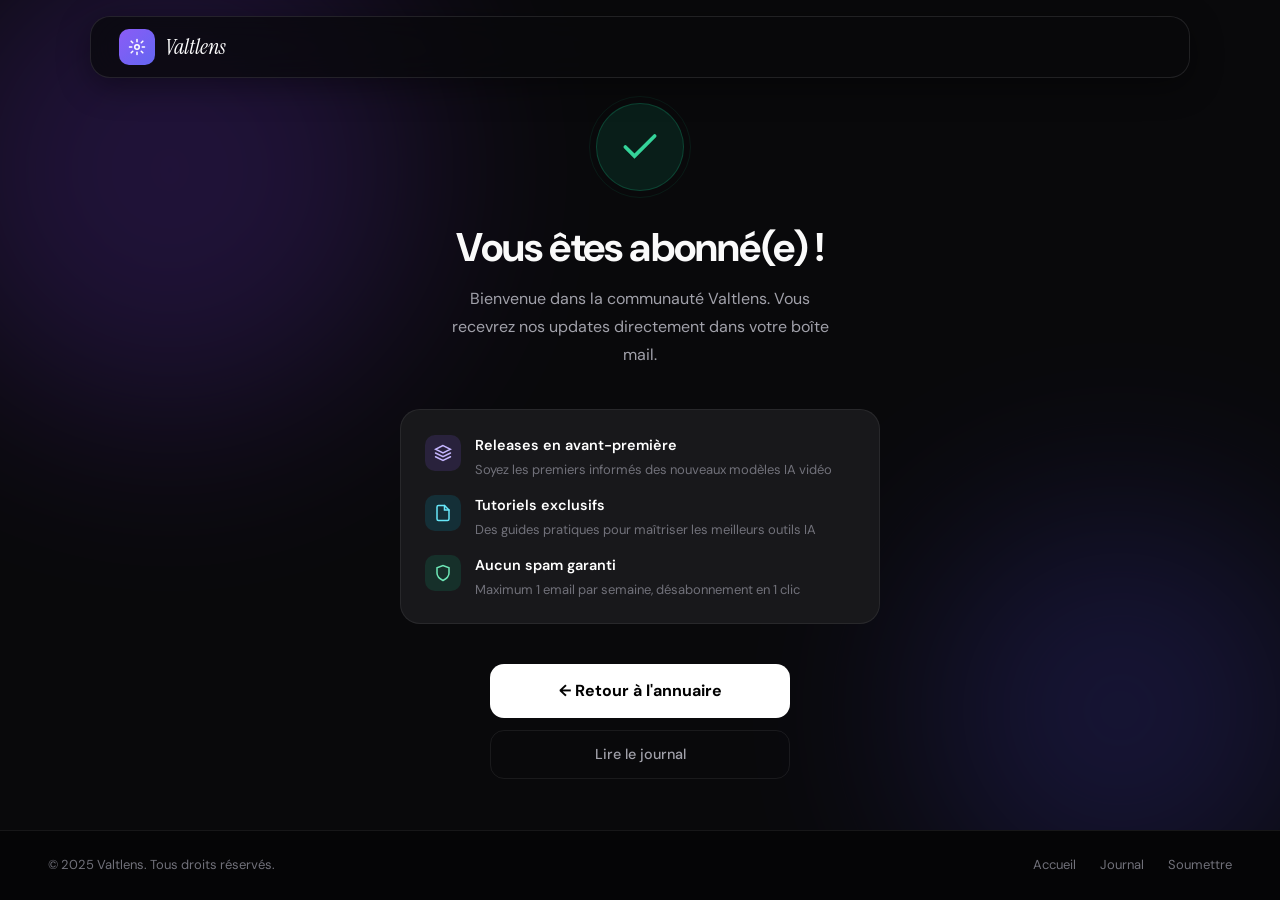
<file: newsletter/index.html>
<!DOCTYPE html>
<html lang="fr" style="scroll-behavior:smooth">
<head>
<meta charset="UTF-8">
<meta name="viewport" content="width=device-width,initial-scale=1">
<title>Valtlens — Newsletter</title>
<link href="https://fonts.googleapis.com/css2?family=DM+Sans:wght@300;400;500;600;700&family=Instrument+Serif:ital@0;1&display=swap" rel="stylesheet">
<style>
*,*::before,*::after{box-sizing:border-box;margin:0;padding:0}
:root{--bg:#09090b;--bg2:#111113;--bg3:#18181b;--bg4:#27272a;--fg:#fafafa;--fg2:#a1a1aa;--fg3:#71717a;--vi:#8b5cf6;--vi2:#7c3aed;--vi3:rgba(139,92,246,.15);--in:#6366f1;--border:rgba(255,255,255,.07);--ok:#10b981}
body{background:var(--bg);color:var(--fg);font-family:'DM Sans',sans-serif;overflow-x:hidden;line-height:1.6;min-height:100vh;display:flex;flex-direction:column}
nav{position:fixed;top:16px;left:50%;transform:translateX(-50%);width:calc(100% - 3rem);max-width:1100px;z-index:100;background:rgba(9,9,11,.75);backdrop-filter:blur(28px);border:1px solid rgba(255,255,255,.1);border-radius:20px;padding:0 1.75rem;box-shadow:0 8px 32px rgba(0,0,0,.4)}
.nav-inner{display:flex;justify-content:space-between;align-items:center;height:60px}
.logo{display:flex;align-items:center;gap:10px;text-decoration:none;color:inherit}
.logo-icon{width:36px;height:36px;border-radius:10px;background:linear-gradient(135deg,var(--vi),var(--in));display:flex;align-items:center;justify-content:center;flex-shrink:0}
.logo-icon svg{width:18px;height:18px;fill:none;stroke:#fff;stroke-width:2;stroke-linecap:round}
.logo-name{font-family:'Instrument Serif',serif;font-size:1.4rem;color:#fff;font-style:italic}
/* MAIN */
main{flex:1;display:flex;align-items:center;justify-content:center;padding:100px 1.5rem 3rem;position:relative;overflow:hidden}
.blob{position:absolute;border-radius:50%;filter:blur(100px);opacity:.2;pointer-events:none;animation:float 14s ease-in-out infinite}
.blob1{width:500px;height:500px;background:#7c3aed;top:-80px;left:-80px}
.blob2{width:400px;height:400px;background:#4f46e5;bottom:-80px;right:-40px;animation-delay:4s}
@keyframes float{0%,100%{transform:translate(0,0)}50%{transform:translate(20px,-30px)}}
/* STATE CARDS */
.state-card{width:100%;max-width:480px;position:relative;z-index:1;text-align:center}
/* CONFIRMED */
.confirm-icon{width:88px;height:88px;border-radius:50%;background:rgba(16,185,129,.12);border:1px solid rgba(16,185,129,.25);display:flex;align-items:center;justify-content:center;margin:0 auto 2rem;position:relative}
.confirm-icon::after{content:'';position:absolute;inset:-8px;border-radius:50%;border:1px solid rgba(16,185,129,.1)}
.confirm-icon svg{width:44px;height:44px;stroke:#34d399;fill:none;stroke-width:2;stroke-linecap:round}
.state-title{font-size:clamp(1.75rem,4vw,2.5rem);font-weight:700;letter-spacing:-.02em;margin-bottom:.875rem;line-height:1.2}
.state-sub{font-size:1rem;color:var(--fg2);max-width:380px;margin:0 auto 2.5rem;line-height:1.75}
/* PERKS */
.perks{display:flex;flex-direction:column;gap:.875rem;margin-bottom:2.5rem;text-align:left;background:var(--bg3);border:1px solid var(--border);border-radius:20px;padding:1.5rem}
.perk{display:flex;align-items:flex-start;gap:.875rem}
.perk-icon{width:36px;height:36px;border-radius:10px;display:flex;align-items:center;justify-content:center;flex-shrink:0;margin-top:1px}
.perk-icon svg{width:18px;height:18px;fill:none;stroke-width:2;stroke-linecap:round}
.perk-title{font-size:.9rem;font-weight:600;color:#fff;margin-bottom:.2rem}
.perk-desc{font-size:.8125rem;color:var(--fg3);line-height:1.5}
/* ACTIONS */
.actions{display:flex;flex-direction:column;gap:.75rem;align-items:center}
.btn-primary{display:inline-flex;align-items:center;justify-content:center;gap:.5rem;padding:.875rem 2.5rem;border-radius:14px;background:#fff;color:#000;font-size:1rem;font-weight:700;text-decoration:none;transition:all .2s;width:100%;max-width:300px}
.btn-primary:hover{background:#e4e4e7;transform:translateY(-1px)}
.btn-ghost{display:inline-flex;align-items:center;justify-content:center;gap:.4rem;padding:.75rem 2rem;border-radius:14px;border:1px solid var(--border);color:var(--fg2);font-size:.9rem;font-weight:500;text-decoration:none;transition:all .2s;background:transparent;cursor:pointer;width:100%;max-width:300px}
.btn-ghost:hover{border-color:rgba(139,92,246,.4);color:#fff;background:var(--vi3)}
/* ALREADY SUBSCRIBED */
.already-icon{width:88px;height:88px;border-radius:50%;background:rgba(245,158,11,.1);border:1px solid rgba(245,158,11,.25);display:flex;align-items:center;justify-content:center;margin:0 auto 2rem}
.already-icon svg{width:40px;height:40px;stroke:#fbbf24;fill:none;stroke-width:2;stroke-linecap:round}
/* UNSUB */
.unsub-icon{width:88px;height:88px;border-radius:50%;background:rgba(244,63,94,.1);border:1px solid rgba(244,63,94,.25);display:flex;align-items:center;justify-content:center;margin:0 auto 2rem}
.unsub-icon svg{width:40px;height:40px;stroke:#fb7185;fill:none;stroke-width:2;stroke-linecap:round}
/* TOAST */
.toast{position:fixed;bottom:1.5rem;right:1.5rem;background:#18181b;border:1px solid rgba(139,92,246,.4);color:#fff;padding:.875rem 1.5rem;border-radius:12px;font-size:.875rem;z-index:9999;transform:translateY(100px);opacity:0;transition:all .35s;box-shadow:0 20px 40px rgba(0,0,0,.5);max-width:320px}
.toast.show{transform:translateY(0);opacity:1}
footer{border-top:1px solid var(--border);background:#050506;padding:1.5rem clamp(1rem,4vw,3rem)}
.footer-bottom{max-width:1200px;margin:0 auto;display:flex;justify-content:space-between;align-items:center;gap:1rem;flex-wrap:wrap}
.footer-bottom p{font-size:.8125rem;color:var(--fg3)}
.footer-nav{display:flex;gap:1.5rem}
.footer-nav a{font-size:.8125rem;color:var(--fg3);text-decoration:none;transition:color .2s}
.footer-nav a:hover{color:#fff}
/* NAV-BTNS-UNIFIED */
.btn-submit-nav{padding:.5rem 1.25rem;border-radius:999px;background:var(--vi3);border:1px solid rgba(139,92,246,.4);font-size:.8375rem;font-weight:600;color:#c4b5fd;cursor:pointer;transition:all .25s;text-decoration:none;display:inline-flex;align-items:center;gap:.45rem;white-space:nowrap}
.btn-submit-nav:hover{background:rgba(139,92,246,.28);color:#fff;border-color:rgba(139,92,246,.7);transform:translateY(-1px)}
.btn-submit-nav svg{width:13px;height:13px;fill:none;stroke:currentColor;stroke-width:2.2;stroke-linecap:round;flex-shrink:0}
.btn-login{padding:.5rem 1.25rem;border-radius:999px;background:#fff;color:#000;font-size:.8375rem;font-weight:700;border:1px solid transparent;cursor:pointer;transition:all .25s;text-decoration:none;display:inline-flex;align-items:center;white-space:nowrap}
.btn-login:hover{background:#e8e8e8;transform:translateY(-1px)}
</style>
</head>
<body>

<nav>
  <div class="nav-inner">
    <a class="logo" href="/">
      <div class="logo-icon"><svg viewBox="0 0 24 24"><circle cx="12" cy="12" r="3"/><path d="M12 2v3M12 19v3M4.22 4.22l2.12 2.12M17.66 17.66l2.12 2.12M2 12h3M19 12h3M4.22 19.78l2.12-2.12M17.66 6.34l2.12-2.12"/></svg></div>
      <span class="logo-name">Valtlens</span>
    </a>
  </div>
</nav>

<main>
  <div class="blob blob1"></div>
  <div class="blob blob2"></div>
  <div class="state-card" id="stateCard">
    <!-- Injected by JS -->
  </div>
</main>

<footer>
  <div class="footer-bottom">
    <p>© 2025 Valtlens. Tous droits réservés.</p>
    <div class="footer-nav">
      <a href="/">Accueil</a>
      <a href="/blog/">Journal</a>
      <a href="/submit/">Soumettre</a>
    </div>
  </div>
</footer>

<div class="toast" id="toast"></div>

<script>
var STATES = {
  confirmed: {
    html: function(email) {
      return '<div class="confirm-icon"><svg viewBox="0 0 24 24"><path d="M20 6 9 17l-5-5"/></svg></div>'+
        '<h1 class="state-title">Vous êtes abonné(e) !</h1>'+
        '<p class="state-sub">Bienvenue dans la communauté Valtlens. '+(email?'Un email de confirmation a été envoyé à <strong>'+email+'</strong>.':'Vous recevrez nos updates directement dans votre boîte mail.')+'</p>'+
        '<div class="perks">'+
          '<div class="perk">'+
            '<div class="perk-icon" style="background:rgba(139,92,246,.15)"><svg viewBox="0 0 24 24" stroke="#c4b5fd"><path d="M12 2L2 7l10 5 10-5-10-5zM2 17l10 5 10-5M2 12l10 5 10-5"/></svg></div>'+
            '<div><div class="perk-title">Releases en avant-première</div><div class="perk-desc">Soyez les premiers informés des nouveaux modèles IA vidéo</div></div>'+
          '</div>'+
          '<div class="perk">'+
            '<div class="perk-icon" style="background:rgba(6,182,212,.15)"><svg viewBox="0 0 24 24" stroke="#67e8f9"><path d="M14 2H6a2 2 0 0 0-2 2v16a2 2 0 0 0 2 2h12a2 2 0 0 0 2-2V8z"/><polyline points="14 2 14 8 20 8"/></svg></div>'+
            '<div><div class="perk-title">Tutoriels exclusifs</div><div class="perk-desc">Des guides pratiques pour maîtriser les meilleurs outils IA</div></div>'+
          '</div>'+
          '<div class="perk">'+
            '<div class="perk-icon" style="background:rgba(16,185,129,.15)"><svg viewBox="0 0 24 24" stroke="#6ee7b7"><path d="M12 22s8-4 8-10V5l-8-3-8 3v7c0 6 8 10 8 10z"/></svg></div>'+
            '<div><div class="perk-title">Aucun spam garanti</div><div class="perk-desc">Maximum 1 email par semaine, désabonnement en 1 clic</div></div>'+
          '</div>'+
        '</div>'+
        '<div class="actions">'+
          '<a class="btn-primary" href="/">← Retour à l\'annuaire</a>'+
          '<a class="btn-ghost" href="/blog/">Lire le journal</a>'+
        '</div>';
    }
  },
  already: {
    html: function(email) {
      return '<div class="already-icon"><svg viewBox="0 0 24 24"><circle cx="12" cy="12" r="10"/><line x1="12" y1="8" x2="12" y2="12"/><line x1="12" y1="16" x2="12.01" y2="16"/></svg></div>'+
        '<h1 class="state-title">Déjà abonné(e)</h1>'+
        '<p class="state-sub">'+(email?'L\'adresse <strong>'+email+'</strong> est':'Cette adresse est')+' déjà inscrite à notre newsletter. Vous recevez déjà nos updates !</p>'+
        '<div class="actions">'+
          '<a class="btn-primary" href="/">← Retour à l\'annuaire</a>'+
          '<button class="btn-ghost" onclick="simulateUnsub()">Se désabonner</button>'+
        '</div>';
    }
  },
  unsubscribed: {
    html: function() {
      return '<div class="unsub-icon"><svg viewBox="0 0 24 24"><polyline points="3 6 5 6 21 6"/><path d="M19 6v14a2 2 0 0 1-2 2H7a2 2 0 0 1-2-2V6m3 0V4a2 2 0 0 1 2-2h4a2 2 0 0 1 2 2v2"/></svg></div>'+
        '<h1 class="state-title">Désabonné(e)</h1>'+
        '<p class="state-sub">Vous avez été retiré(e) de notre liste. Vous ne recevrez plus nos emails. Vous pouvez vous réabonner à tout moment.</p>'+
        '<div class="actions">'+
          '<a class="btn-primary" href="/">← Retour à l\'annuaire</a>'+
          '<button class="btn-ghost" onclick="simulateResub()">Se réabonner</button>'+
        '</div>';
    }
  }
};

function getParam(n){ return new URLSearchParams(window.location.search).get(n); }

function render(state, email) {
  var s = STATES[state];
  if (!s) { render('confirmed', email); return; }
  document.getElementById('stateCard').innerHTML = s.html(email);
}

function simulateUnsub() {
  render('unsubscribed', null);
  showToast('Désabonnement effectué');
}

function simulateResub() {
  render('confirmed', null);
  showToast('Réabonnement effectué !');
}

var toastTimer;
function showToast(msg){
  var t=document.getElementById('toast');
  t.textContent=msg;t.classList.add('show');
  clearTimeout(toastTimer);
  toastTimer=setTimeout(function(){t.classList.remove('show');},3000);
}

// Init — détecte l'état via URL params
// /newsletter/?status=confirmed&email=test@test.com
// /newsletter/?status=already
// /newsletter/?status=unsubscribed
var status = getParam('status') || 'confirmed';
var email = getParam('email');
render(status, email);
</script>
</body>
</html>
</file>
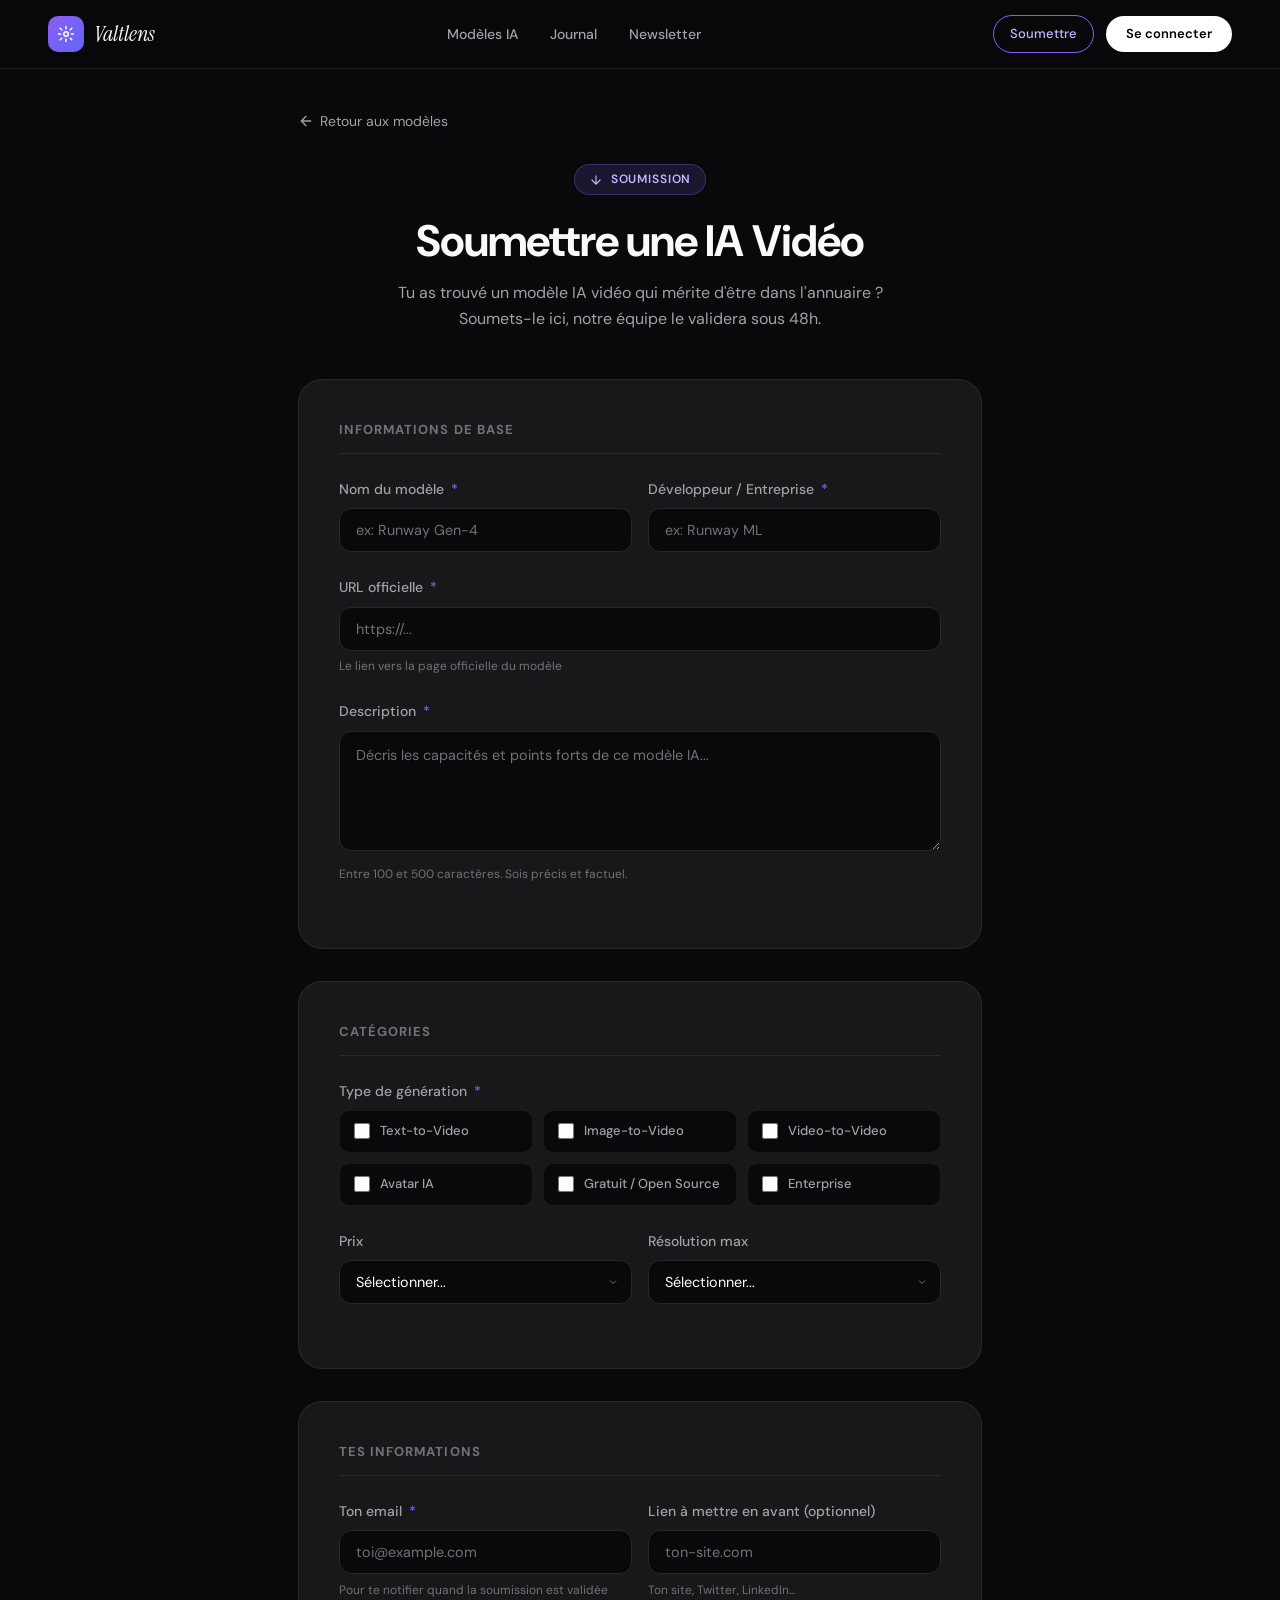
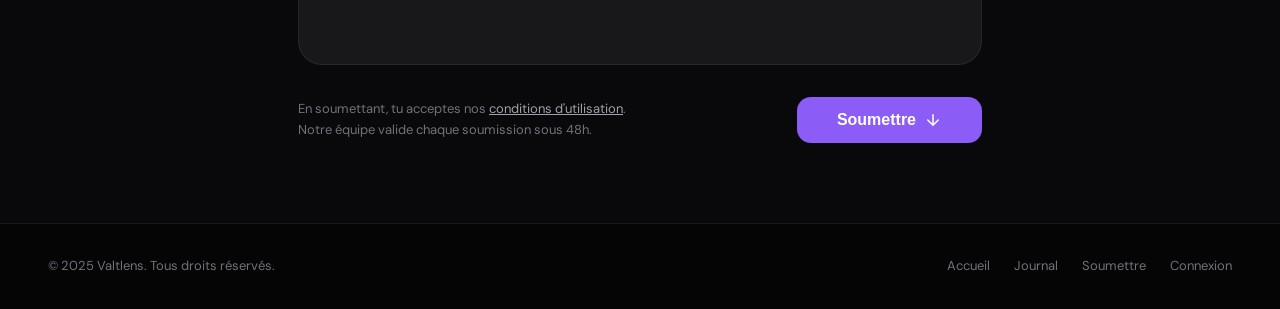
<file: submit/index.html>
<!DOCTYPE html>
<html lang="fr" style="scroll-behavior:smooth">
<head>
<meta charset="UTF-8">
<meta name="viewport" content="width=device-width,initial-scale=1">
<title>Valtlens — Soumettre une IA</title>
<link href="https://fonts.googleapis.com/css2?family=DM+Sans:wght@300;400;500;600;700&family=Instrument+Serif:ital@0;1&display=swap" rel="stylesheet">
<style>
*,*::before,*::after{box-sizing:border-box;margin:0;padding:0}
:root{--bg:#09090b;--bg2:#111113;--bg3:#18181b;--bg4:#27272a;--fg:#fafafa;--fg2:#a1a1aa;--fg3:#71717a;--vi:#8b5cf6;--vi2:#7c3aed;--vi3:rgba(139,92,246,.15);--in:#6366f1;--border:rgba(255,255,255,.07);--err:#f43f5e;--ok:#10b981}
body{background:var(--bg);color:var(--fg);font-family:'DM Sans',sans-serif;overflow-x:hidden;line-height:1.6}
nav{position:fixed;top:0;width:100%;z-index:100;background:rgba(9,9,11,.85);backdrop-filter:blur(24px);border-bottom:1px solid var(--border);padding:0 clamp(1rem,4vw,3rem)}
.nav-inner{max-width:1200px;margin:0 auto;display:flex;justify-content:space-between;align-items:center;height:68px}
.logo{display:flex;align-items:center;gap:10px;text-decoration:none;color:inherit}
.logo-icon{width:36px;height:36px;border-radius:10px;background:linear-gradient(135deg,var(--vi),var(--in));display:flex;align-items:center;justify-content:center;flex-shrink:0}
.logo-icon svg{width:18px;height:18px;fill:none;stroke:#fff;stroke-width:2;stroke-linecap:round}
.logo-name{font-family:'Instrument Serif',serif;font-size:1.4rem;color:#fff;font-style:italic}
.nav-links{display:flex;gap:2rem}
.nav-links a{font-size:.875rem;font-weight:500;color:var(--fg2);text-decoration:none;transition:color .2s}
.nav-links a:hover{color:#fff}
.nav-links a.active{color:#fff}
.nav-actions{display:flex;gap:.75rem;align-items:center}
.btn-ghost{padding:.45rem 1rem;border-radius:999px;border:1px solid var(--bg4);font-size:.8125rem;font-weight:500;color:var(--fg2);background:transparent;cursor:pointer;transition:all .2s;text-decoration:none;display:inline-flex;align-items:center}
.btn-ghost:hover{border-color:var(--vi);color:#fff;background:var(--vi3)}
.btn-cta-nav{padding:.5rem 1.25rem;border-radius:999px;background:#fff;color:#000;font-size:.8125rem;font-weight:600;border:none;cursor:pointer;transition:all .2s;text-decoration:none;display:inline-flex;align-items:center}
.btn-cta-nav:hover{background:#e4e4e7}
/* PAGE */
.page-wrap{max-width:780px;margin:0 auto;padding:110px clamp(1rem,4vw,3rem) 5rem}
.back-link{display:inline-flex;align-items:center;gap:.4rem;font-size:.875rem;color:var(--fg2);text-decoration:none;margin-bottom:2rem;transition:color .2s}
.back-link:hover{color:#fff}
.back-link svg{width:16px;height:16px}
/* HEADER */
.page-header{margin-bottom:3rem;text-align:center}
.page-eyebrow{display:inline-flex;align-items:center;gap:.5rem;padding:.3rem .875rem;border-radius:999px;background:var(--vi3);border:1px solid rgba(139,92,246,.3);font-size:.75rem;font-weight:600;color:#c4b5fd;text-transform:uppercase;letter-spacing:.07em;margin-bottom:1.25rem}
.page-title{font-size:clamp(1.75rem,4vw,2.75rem);font-weight:700;line-height:1.2;letter-spacing:-.02em;margin-bottom:.75rem}
.page-sub{font-size:1rem;color:var(--fg2);max-width:520px;margin:0 auto}
/* FORM */
.form-card{background:var(--bg3);border:1px solid var(--border);border-radius:24px;padding:2.5rem;margin-bottom:2rem}
.form-section-title{font-size:.8125rem;font-weight:700;color:var(--fg3);text-transform:uppercase;letter-spacing:.08em;margin-bottom:1.5rem;padding-bottom:.75rem;border-bottom:1px solid var(--border)}
.field{margin-bottom:1.5rem}
.field-row{display:grid;grid-template-columns:1fr 1fr;gap:1rem}
label{display:block;font-size:.875rem;font-weight:500;color:var(--fg2);margin-bottom:.5rem}
label span.req{color:var(--vi);margin-left:.2rem}
input[type=text],input[type=url],input[type=email],select,textarea{width:100%;padding:.75rem 1rem;background:var(--bg);border:1px solid var(--bg4);border-radius:12px;color:#fff;font-family:inherit;font-size:.9rem;outline:none;transition:border-color .2s;-webkit-appearance:none}
input[type=text]:focus,input[type=url]:focus,input[type=email]:focus,select:focus,textarea:focus{border-color:var(--vi);box-shadow:0 0 0 3px rgba(139,92,246,.12)}
input::placeholder,textarea::placeholder{color:var(--fg3)}
select{cursor:pointer;background-image:url("data:image/svg+xml,%3Csvg xmlns='http://www.w3.org/2000/svg' width='12' height='12' viewBox='0 0 24 24' fill='none' stroke='%2371717a' stroke-width='2'%3E%3Cpath d='M6 9l6 6 6-6'/%3E%3C/svg%3E");background-repeat:no-repeat;background-position:right 12px center;padding-right:2.5rem}
select option{background:var(--bg3)}
textarea{resize:vertical;min-height:120px;line-height:1.6}
.field-hint{font-size:.75rem;color:var(--fg3);margin-top:.4rem}
.field-error{font-size:.75rem;color:var(--err);margin-top:.4rem;display:none}
.field.invalid input,.field.invalid select,.field.invalid textarea{border-color:var(--err)}
.field.invalid .field-error{display:block}
/* CHECKBOXES */
.check-grid{display:grid;grid-template-columns:repeat(auto-fill,minmax(160px,1fr));gap:.625rem}
.check-item{display:flex;align-items:center;gap:.625rem;padding:.625rem .875rem;border-radius:10px;border:1px solid var(--border);cursor:pointer;transition:all .2s;background:var(--bg)}
.check-item:hover{border-color:rgba(139,92,246,.3);background:var(--vi3)}
.check-item input[type=checkbox]{width:16px;height:16px;accent-color:var(--vi);flex-shrink:0}
.check-item label{font-size:.8125rem;color:var(--fg2);cursor:pointer;margin:0}
/* PREVIEW */
.preview-card{background:linear-gradient(160deg,#18181b,#111113);border:1px solid var(--border);border-radius:20px;padding:1.5rem;margin-top:2rem;display:none}
.preview-card.visible{display:block}
.preview-label{font-size:.75rem;font-weight:700;color:var(--fg3);text-transform:uppercase;letter-spacing:.08em;margin-bottom:1rem}
.preview-name{font-size:1.25rem;font-weight:700;color:#fff}
.preview-dev{font-size:.875rem;color:var(--fg3);margin-top:.2rem}
/* SUBMIT BTN */
.submit-row{display:flex;justify-content:space-between;align-items:center;gap:1rem;flex-wrap:wrap}
.btn-submit{padding:.875rem 2.5rem;border-radius:14px;background:var(--vi);color:#fff;font-size:1rem;font-weight:700;border:none;cursor:pointer;transition:all .2s;display:inline-flex;align-items:center;gap:.5rem}
.btn-submit:hover{background:var(--vi2);transform:translateY(-1px);box-shadow:0 8px 24px rgba(139,92,246,.35)}
.btn-submit:disabled{opacity:.5;cursor:not-allowed;transform:none}
.btn-submit svg{width:18px;height:18px;flex-shrink:0}
.terms-note{font-size:.8125rem;color:var(--fg3)}
.terms-note a{color:var(--fg2);text-decoration:underline}
/* SUCCESS */
.success-screen{text-align:center;padding:3rem 2rem;display:none}
.success-screen.show{display:block}
.success-icon{width:72px;height:72px;border-radius:50%;background:rgba(16,185,129,.15);border:1px solid rgba(16,185,129,.3);display:flex;align-items:center;justify-content:center;margin:0 auto 1.5rem}
.success-icon svg{width:36px;height:36px;stroke:#34d399;fill:none;stroke-width:2;stroke-linecap:round}
.toast{position:fixed;bottom:1.5rem;right:1.5rem;background:#18181b;border:1px solid rgba(139,92,246,.4);color:#fff;padding:.875rem 1.5rem;border-radius:12px;font-size:.875rem;z-index:9999;transform:translateY(100px);opacity:0;transition:all .35s;box-shadow:0 20px 40px rgba(0,0,0,.5);max-width:320px}
.toast.show{transform:translateY(0);opacity:1}
footer{border-top:1px solid var(--border);background:#050506;padding:2rem clamp(1rem,4vw,3rem)}
.footer-bottom{max-width:1200px;margin:0 auto;display:flex;justify-content:space-between;align-items:center;gap:1rem;flex-wrap:wrap}
.footer-bottom p{font-size:.8125rem;color:var(--fg3)}
.footer-nav{display:flex;gap:1.5rem}
.footer-nav a{font-size:.8125rem;color:var(--fg3);text-decoration:none;transition:color .2s}
.footer-nav a:hover{color:#fff}
@media(max-width:600px){.field-row{grid-template-columns:1fr}.nav-links{display:none}.submit-row{flex-direction:column;align-items:stretch}.btn-submit{justify-content:center}}
</style>
</head>
<body>

<nav>
  <div class="nav-inner">
    <a class="logo" href="/">
      <div class="logo-icon"><svg viewBox="0 0 24 24"><circle cx="12" cy="12" r="3"/><path d="M12 2v3M12 19v3M4.22 4.22l2.12 2.12M17.66 17.66l2.12 2.12M2 12h3M19 12h3M4.22 19.78l2.12-2.12M17.66 6.34l2.12-2.12"/></svg></div>
      <span class="logo-name">Valtlens</span>
    </a>
    <div class="nav-links">
      <a href="/#models">Modèles IA</a>
      <a href="/blog/">Journal</a>
      <a href="/#newsletter">Newsletter</a>
    </div>
    <div class="nav-actions">
      <a class="btn-ghost" href="/submit/" style="border-color:var(--vi);color:#c4b5fd">Soumettre</a>
      <a class="btn-cta-nav" href="/auth/">Se connecter</a>
    </div>
  </div>
</nav>

<div class="page-wrap">
  <a class="back-link" href="/">
    <svg viewBox="0 0 24 24" fill="none" stroke="currentColor" stroke-width="2" stroke-linecap="round"><path d="M19 12H5M12 5l-7 7 7 7"/></svg>
    Retour aux modèles
  </a>

  <div class="page-header">
    <div class="page-eyebrow">
      <svg width="14" height="14" viewBox="0 0 24 24" fill="none" stroke="currentColor" stroke-width="2" stroke-linecap="round"><path d="M12 5v14M5 12l7 7 7-7"/></svg>
      Soumission
    </div>
    <h1 class="page-title">Soumettre une IA Vidéo</h1>
    <p class="page-sub">Tu as trouvé un modèle IA vidéo qui mérite d'être dans l'annuaire ? Soumets-le ici, notre équipe le validera sous 48h.</p>
  </div>

  <!-- FORM -->
  <div id="formWrap">
    <div class="form-card">
      <div class="form-section-title">Informations de base</div>

      <div class="field-row">
        <div class="field" id="f-name">
          <label>Nom du modèle <span class="req">*</span></label>
          <input type="text" id="name" placeholder="ex: Runway Gen-4" maxlength="80">
          <div class="field-error">Ce champ est requis</div>
        </div>
        <div class="field" id="f-dev">
          <label>Développeur / Entreprise <span class="req">*</span></label>
          <input type="text" id="dev" placeholder="ex: Runway ML" maxlength="80">
          <div class="field-error">Ce champ est requis</div>
        </div>
      </div>

      <div class="field" id="f-url">
        <label>URL officielle <span class="req">*</span></label>
        <input type="url" id="url" placeholder="https://...">
        <div class="field-hint">Le lien vers la page officielle du modèle</div>
        <div class="field-error">URL invalide</div>
      </div>

      <div class="field" id="f-desc">
        <label>Description <span class="req">*</span></label>
        <textarea id="desc" placeholder="Décris les capacités et points forts de ce modèle IA..."></textarea>
        <div class="field-hint">Entre 100 et 500 caractères. Sois précis et factuel.</div>
        <div class="field-error">Minimum 50 caractères requis</div>
      </div>
    </div>

    <div class="form-card">
      <div class="form-section-title">Catégories</div>

      <div class="field">
        <label>Type de génération <span class="req">*</span></label>
        <div class="check-grid" id="catGrid">
          <div class="check-item">
            <input type="checkbox" id="c1" value="text-to-video">
            <label for="c1">Text-to-Video</label>
          </div>
          <div class="check-item">
            <input type="checkbox" id="c2" value="image-to-video">
            <label for="c2">Image-to-Video</label>
          </div>
          <div class="check-item">
            <input type="checkbox" id="c3" value="video-to-video">
            <label for="c3">Video-to-Video</label>
          </div>
          <div class="check-item">
            <input type="checkbox" id="c4" value="avatar">
            <label for="c4">Avatar IA</label>
          </div>
          <div class="check-item">
            <input type="checkbox" id="c5" value="free">
            <label for="c5">Gratuit / Open Source</label>
          </div>
          <div class="check-item">
            <input type="checkbox" id="c6" value="enterprise">
            <label for="c6">Enterprise</label>
          </div>
        </div>
      </div>

      <div class="field-row">
        <div class="field">
          <label>Prix</label>
          <select id="pricing">
            <option value="">Sélectionner...</option>
            <option value="free">100% Gratuit</option>
            <option value="freemium">Freemium</option>
            <option value="paid">Payant</option>
            <option value="enterprise">Enterprise (sur devis)</option>
          </select>
        </div>
        <div class="field">
          <label>Résolution max</label>
          <select id="resolution">
            <option value="">Sélectionner...</option>
            <option value="720p">720p</option>
            <option value="1080p">1080p</option>
            <option value="4K">4K</option>
            <option value="variable">Variable</option>
          </select>
        </div>
      </div>
    </div>

    <div class="form-card">
      <div class="form-section-title">Tes informations</div>

      <div class="field-row">
        <div class="field" id="f-email">
          <label>Ton email <span class="req">*</span></label>
          <input type="email" id="email" placeholder="toi@example.com">
          <div class="field-hint">Pour te notifier quand la soumission est validée</div>
          <div class="field-error">Email invalide</div>
        </div>
        <div class="field">
          <label>Lien à mettre en avant (optionnel)</label>
          <input type="url" id="submitterUrl" placeholder="ton-site.com">
          <div class="field-hint">Ton site, Twitter, LinkedIn...</div>
        </div>
      </div>
    </div>

    <!-- PREVIEW -->
    <div class="preview-card" id="previewCard">
      <div class="preview-label">Aperçu de ta soumission</div>
      <div class="preview-name" id="prevName">—</div>
      <div class="preview-dev" id="prevDev">—</div>
      <div id="prevDesc" style="font-size:.875rem;color:var(--fg2);margin-top:.75rem;line-height:1.7">—</div>
    </div>

    <div class="submit-row" style="margin-top:2rem">
      <div class="terms-note">En soumettant, tu acceptes nos <a href="#">conditions d'utilisation</a>.<br>Notre équipe valide chaque soumission sous 48h.</div>
      <button class="btn-submit" id="submitBtn" onclick="handleSubmit()">
        Soumettre
        <svg viewBox="0 0 24 24" fill="none" stroke="currentColor" stroke-width="2" stroke-linecap="round"><path d="M12 5v14M5 12l7 7 7-7"/></svg>
      </button>
    </div>
  </div>

  <!-- SUCCESS -->
  <div class="success-screen" id="successScreen">
    <div class="success-icon">
      <svg viewBox="0 0 24 24"><path d="M20 6 9 17l-5-5"/></svg>
    </div>
    <h2 style="font-size:1.75rem;font-weight:700;margin-bottom:.75rem">Soumission envoyée !</h2>
    <p style="color:var(--fg2);max-width:400px;margin:0 auto 2rem;line-height:1.7">Merci ! Notre équipe va examiner ta soumission dans les 48 prochaines heures. Tu recevras une notification par email.</p>
    <a href="/" style="display:inline-flex;align-items:center;gap:.5rem;padding:.75rem 1.75rem;border-radius:14px;background:#fff;color:#000;font-weight:700;text-decoration:none;transition:all .2s">← Retour à l'annuaire</a>
  </div>
</div>

<footer>
  <div class="footer-bottom">
    <p>© 2025 Valtlens. Tous droits réservés.</p>
    <div class="footer-nav">
      <a href="/">Accueil</a>
      <a href="/blog/">Journal</a>
      <a href="/submit/">Soumettre</a>
      <a href="/auth/">Connexion</a>
    </div>
  </div>
</footer>

<div class="toast" id="toast"></div>

<script>
// Live preview
['name','dev','desc'].forEach(function(id){
  var el=document.getElementById(id);
  if(el) el.addEventListener('input', updatePreview);
});

function updatePreview(){
  var n=document.getElementById('name').value.trim();
  var d=document.getElementById('dev').value.trim();
  var desc=document.getElementById('desc').value.trim();
  var card=document.getElementById('previewCard');
  if(n||d||desc){
    card.classList.add('visible');
    document.getElementById('prevName').textContent=n||'Nom du modèle';
    document.getElementById('prevDev').textContent=d?'par '+d:'Développeur';
    document.getElementById('prevDesc').textContent=desc||'Description du modèle...';
  }else{
    card.classList.remove('visible');
  }
}

function validate(){
  var ok=true;
  // name
  var n=document.getElementById('name').value.trim();
  var fn=document.getElementById('f-name');
  if(!n){fn.classList.add('invalid');ok=false;}else{fn.classList.remove('invalid');}
  // dev
  var d=document.getElementById('dev').value.trim();
  var fd=document.getElementById('f-dev');
  if(!d){fd.classList.add('invalid');ok=false;}else{fd.classList.remove('invalid');}
  // url
  var u=document.getElementById('url').value.trim();
  var fu=document.getElementById('f-url');
  if(!u||!u.startsWith('http')){fu.classList.add('invalid');ok=false;}else{fu.classList.remove('invalid');}
  // desc
  var desc=document.getElementById('desc').value.trim();
  var fdesc=document.getElementById('f-desc');
  if(desc.length<50){fdesc.classList.add('invalid');ok=false;}else{fdesc.classList.remove('invalid');}
  // email
  var em=document.getElementById('email').value.trim();
  var fem=document.getElementById('f-email');
  if(!em||!em.includes('@')){fem.classList.add('invalid');ok=false;}else{fem.classList.remove('invalid');}
  return ok;
}

function handleSubmit(){
  if(!validate()){
    showToast('Remplis tous les champs requis');
    return;
  }
  var btn=document.getElementById('submitBtn');
  btn.disabled=true;
  btn.textContent='Envoi en cours...';
  // Simulate async
  setTimeout(function(){
    document.getElementById('formWrap').style.display='none';
    document.getElementById('successScreen').classList.add('show');
    window.scrollTo({top:0,behavior:'smooth'});
  }, 1200);
}

var toastTimer;
function showToast(msg){
  var t=document.getElementById('toast');
  t.textContent=msg;t.classList.add('show');
  clearTimeout(toastTimer);
  toastTimer=setTimeout(function(){t.classList.remove('show');},3000);
}
</script>
</body>
</html>
</file>
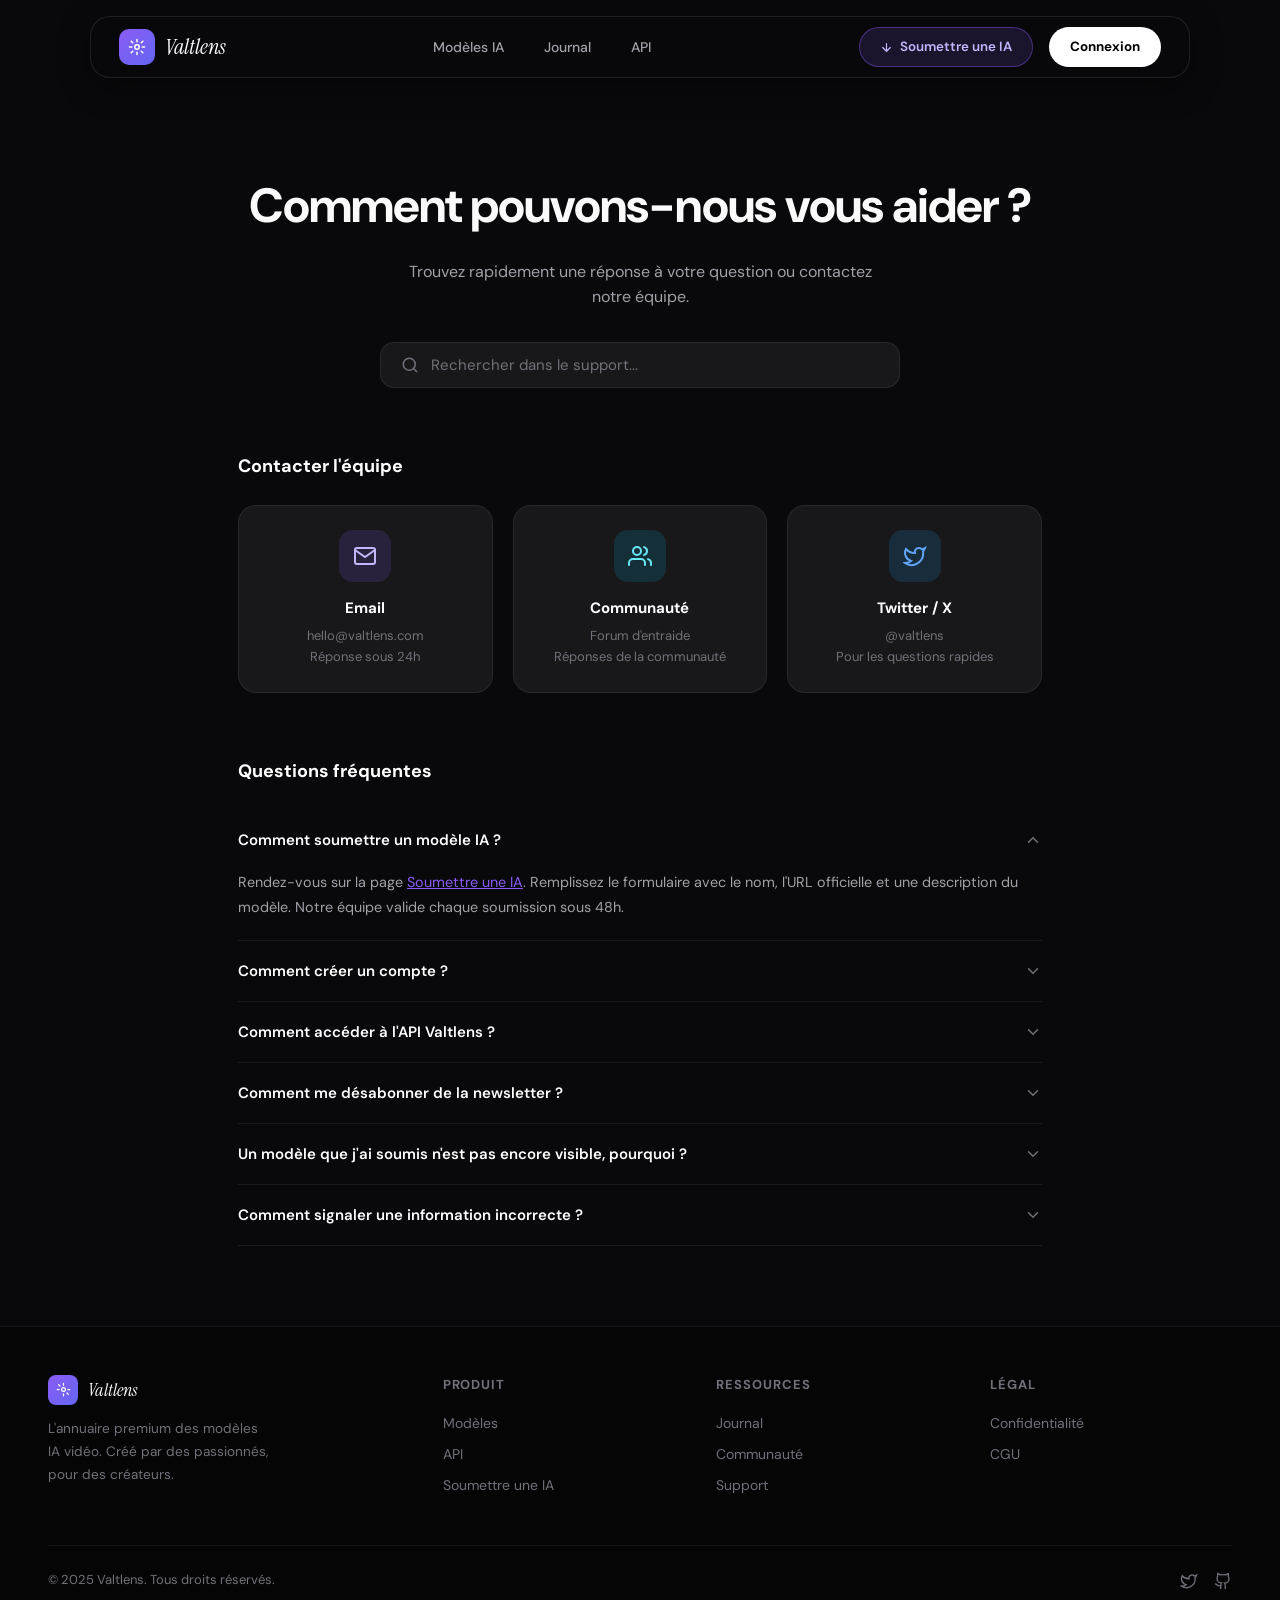
<file: support/index.html>
<!DOCTYPE html>
<html lang="fr" style="scroll-behavior:smooth">
<head>
<meta charset="UTF-8">
<meta name="viewport" content="width=device-width,initial-scale=1">
<title>Valtlens — Support</title>
<link href="https://fonts.googleapis.com/css2?family=DM+Sans:wght@300;400;500;600;700&family=Instrument+Serif:ital@0;1&display=swap" rel="stylesheet">
<style>
*,*::before,*::after{box-sizing:border-box;margin:0;padding:0}
:root{--bg:#09090b;--bg2:#111113;--bg3:#18181b;--bg4:#27272a;--fg:#fafafa;--fg2:#a1a1aa;--fg3:#71717a;--vi:#8b5cf6;--vi2:#7c3aed;--vi3:rgba(139,92,246,.15);--in:#6366f1;--border:rgba(255,255,255,.07)}
body{background:var(--bg);color:var(--fg);font-family:'DM Sans',sans-serif;overflow-x:hidden;line-height:1.6;min-height:100vh;display:flex;flex-direction:column}
nav{position:fixed;top:16px;left:50%;transform:translateX(-50%);width:calc(100% - 3rem);max-width:1100px;z-index:100;background:rgba(9,9,11,.75);backdrop-filter:blur(28px);border:1px solid rgba(255,255,255,.1);border-radius:20px;padding:0 1.75rem;box-shadow:0 8px 32px rgba(0,0,0,.4)}
.nav-inner{display:flex;justify-content:space-between;align-items:center;height:60px}
.logo{display:flex;align-items:center;gap:10px;text-decoration:none;color:inherit}
.logo-icon{width:36px;height:36px;border-radius:10px;background:linear-gradient(135deg,var(--vi),var(--in));display:flex;align-items:center;justify-content:center;flex-shrink:0}
.logo-icon svg{width:18px;height:18px;fill:none;stroke:#fff;stroke-width:2;stroke-linecap:round}
.logo-name{font-family:'Instrument Serif',serif;font-size:1.4rem;color:#fff;font-style:italic}
.nav-links{display:flex;gap:2.5rem}
.nav-links a{font-size:.875rem;font-weight:500;color:var(--fg2);text-decoration:none;transition:color .2s}
.nav-links a:hover,.nav-links a.active{color:#fff}
.nav-actions{display:flex;gap:1rem;align-items:center}
.btn-submit-nav{padding:.45rem 1.1rem;border-radius:10px;background:var(--vi3);border:1px solid rgba(139,92,246,.35);font-size:.8125rem;font-weight:600;color:#c4b5fd;cursor:pointer;transition:all .2s;text-decoration:none;display:inline-flex;align-items:center;gap:.4rem}
.btn-submit-nav:hover{background:rgba(139,92,246,.25);color:#fff;border-color:rgba(139,92,246,.6)}
.btn-submit-nav svg{width:13px;height:13px;fill:none;stroke:currentColor;stroke-width:2;stroke-linecap:round;flex-shrink:0}
.btn-login{padding:.5rem 1.25rem;border-radius:999px;background:#fff;color:#000;font-size:.8125rem;font-weight:600;border:none;cursor:pointer;transition:all .2s;text-decoration:none}
.btn-login:hover{background:#e4e4e7}
main{flex:1}
footer{border-top:1px solid var(--border);background:#050506;padding:3rem clamp(1rem,4vw,3rem) 2rem;margin-top:auto}
.footer-grid{max-width:1200px;margin:0 auto;display:grid;grid-template-columns:1.5fr repeat(3,1fr);gap:2rem;margin-bottom:2.5rem}
.footer-logo p{font-size:.85rem;color:var(--fg3);margin-top:.75rem;line-height:1.7;max-width:220px}
.footer-col h4{font-size:.8125rem;font-weight:700;color:var(--fg3);text-transform:uppercase;letter-spacing:.07em;margin-bottom:1rem}
.footer-col a{display:block;font-size:.875rem;color:var(--fg3);text-decoration:none;margin-bottom:.55rem;transition:color .2s;cursor:pointer}
.footer-col a:hover{color:#fff}
.footer-bottom{max-width:1200px;margin:0 auto;border-top:1px solid var(--border);padding-top:1.5rem;display:flex;justify-content:space-between;align-items:center;gap:1rem;flex-wrap:wrap}
.footer-bottom p{font-size:.8125rem;color:var(--fg3)}
.social-links{display:flex;gap:1rem}
.social-links a{color:var(--fg3);transition:color .2s}
.social-links a:hover{color:#fff}
.social-links svg{width:18px;height:18px;fill:none;stroke:currentColor;stroke-width:1.75;stroke-linecap:round;display:block}
.toast{position:fixed;bottom:1.5rem;right:1.5rem;background:#18181b;border:1px solid rgba(139,92,246,.4);color:#fff;padding:.875rem 1.5rem;border-radius:12px;font-size:.875rem;z-index:9999;transform:translateY(100px);opacity:0;transition:all .35s;box-shadow:0 20px 40px rgba(0,0,0,.5);max-width:320px}
.toast.show{transform:translateY(0);opacity:1}
.page-wrap{max-width:860px;margin:0 auto;padding:120px clamp(1rem,4vw,3rem) 5rem;flex:1}
.back-link{display:inline-flex;align-items:center;gap:.4rem;font-size:.875rem;color:var(--fg2);text-decoration:none;margin-bottom:2rem;transition:color .2s}
.back-link:hover{color:#fff}
.back-link svg{width:16px;height:16px}
.support-hero{text-align:center;padding:3rem 0 4rem}.support-hero h1{font-size:clamp(2rem,5vw,3rem);font-weight:700;letter-spacing:-.02em;margin-bottom:.875rem}.support-hero p{color:var(--fg2);max-width:480px;margin:0 auto 2rem}.search-support{max-width:520px;margin:0 auto;display:flex;align-items:center;gap:.75rem;background:var(--bg3);border:1px solid var(--border);border-radius:14px;padding:.75rem 1.25rem}.search-support input{flex:1;background:transparent;border:none;outline:none;color:#fff;font-family:inherit;font-size:.9375rem}.search-support input::placeholder{color:var(--fg3)}.search-support svg{width:18px;height:18px;stroke:var(--fg3);flex-shrink:0}.faq-grid{display:grid;grid-template-columns:1fr 1fr;gap:1.25rem;margin-bottom:4rem}.faq-card{background:var(--bg3);border:1px solid var(--border);border-radius:18px;padding:1.5rem;cursor:pointer;transition:all .25s}.faq-card:hover{border-color:rgba(139,92,246,.3);transform:translateY(-2px)}.faq-cat{font-size:.75rem;font-weight:700;color:var(--vi);text-transform:uppercase;letter-spacing:.07em;margin-bottom:.625rem}.faq-card h3{font-size:.9375rem;font-weight:600;color:#fff;margin-bottom:.5rem;line-height:1.4}.faq-card p{font-size:.8375rem;color:var(--fg3);line-height:1.6}.contact-grid{display:grid;grid-template-columns:repeat(3,1fr);gap:1.25rem;margin-bottom:4rem}.contact-card{background:var(--bg3);border:1px solid var(--border);border-radius:18px;padding:1.5rem;text-align:center;transition:all .25s;text-decoration:none;display:block}.contact-card:hover{border-color:rgba(139,92,246,.3)}.contact-icon{width:52px;height:52px;border-radius:14px;display:flex;align-items:center;justify-content:center;margin:0 auto .875rem}.contact-card h3{font-size:.9375rem;font-weight:700;color:#fff;margin-bottom:.4rem}.contact-card p{font-size:.8125rem;color:var(--fg3)}.section-h2{font-size:1.125rem;font-weight:700;color:#fff;margin-bottom:1.5rem}.accordion-item{border-bottom:1px solid var(--border)}.accordion-q{display:flex;justify-content:space-between;align-items:center;padding:1.125rem 0;cursor:pointer;font-size:.9375rem;font-weight:600;color:#fff;gap:1rem}.accordion-q svg{width:18px;height:18px;flex-shrink:0;stroke:var(--fg3);transition:transform .25s}.accordion-item.open .accordion-q svg{transform:rotate(180deg)}.accordion-a{display:none;padding-bottom:1.25rem;color:var(--fg2);font-size:.9rem;line-height:1.75}.accordion-item.open .accordion-a{display:block}@media(max-width:640px){.faq-grid,.contact-grid{grid-template-columns:1fr}}
@media(max-width:768px){.nav-links{display:none}.footer-grid{grid-template-columns:1fr 1fr}.footer-logo{grid-column:1/-1}}
/* NAV-BTNS-UNIFIED */
.btn-submit-nav{padding:.5rem 1.25rem;border-radius:999px;background:var(--vi3);border:1px solid rgba(139,92,246,.4);font-size:.8375rem;font-weight:600;color:#c4b5fd;cursor:pointer;transition:all .25s;text-decoration:none;display:inline-flex;align-items:center;gap:.45rem;white-space:nowrap}
.btn-submit-nav:hover{background:rgba(139,92,246,.28);color:#fff;border-color:rgba(139,92,246,.7);transform:translateY(-1px)}
.btn-submit-nav svg{width:13px;height:13px;fill:none;stroke:currentColor;stroke-width:2.2;stroke-linecap:round;flex-shrink:0}
.btn-login{padding:.5rem 1.25rem;border-radius:999px;background:#fff;color:#000;font-size:.8375rem;font-weight:700;border:1px solid transparent;cursor:pointer;transition:all .25s;text-decoration:none;display:inline-flex;align-items:center;white-space:nowrap}
.btn-login:hover{background:#e8e8e8;transform:translateY(-1px)}
</style>
</head>
<body><nav>
  <div class="nav-inner">
    <a class="logo" href="/"><div class="logo-icon"><svg viewBox="0 0 24 24"><circle cx="12" cy="12" r="3"/><path d="M12 2v3M12 19v3M4.22 4.22l2.12 2.12M17.66 17.66l2.12 2.12M2 12h3M19 12h3M4.22 19.78l2.12-2.12M17.66 6.34l2.12-2.12"/></svg></div><span class="logo-name">Valtlens</span></a>
    <div class="nav-links">
      <a href="/#models">Modèles IA</a>
      <a href="/blog/">Journal</a>
      <a href="/api/" >API</a>
    </div>
    <div class="nav-actions">
      <a class="btn-submit-nav" href="/submit/"><svg viewBox="0 0 24 24"><path d="M12 5v14M5 12l7 7 7-7"/></svg>Soumettre une IA</a>
      <a class="btn-login" href="/auth/">Connexion</a>
    </div>
  </div>
</nav><main>
<div class="page-wrap" style="max-width:900px">
  <div class="support-hero">
    <h1>Comment pouvons-nous vous aider ?</h1>
    <p>Trouvez rapidement une réponse à votre question ou contactez notre équipe.</p>
    <div class="search-support">
      <svg viewBox="0 0 24 24" fill="none" stroke-width="2" stroke-linecap="round"><circle cx="11" cy="11" r="8"/><path d="m21 21-4.3-4.3"/></svg>
      <input type="text" placeholder="Rechercher dans le support..." id="supportSearch">
    </div>
  </div>

  <div class="section-h2">Contacter l'équipe</div>
  <div class="contact-grid">
    <a class="contact-card" href="mailto:hello@valtlens.com">
      <div class="contact-icon" style="background:rgba(139,92,246,.15)">
        <svg width="24" height="24" viewBox="0 0 24 24" fill="none" stroke="#c4b5fd" stroke-width="2" stroke-linecap="round"><path d="M4 4h16c1.1 0 2 .9 2 2v12c0 1.1-.9 2-2 2H4c-1.1 0-2-.9-2-2V6c0-1.1.9-2 2-2z"/><polyline points="22,6 12,13 2,6"/></svg>
      </div>
      <h3>Email</h3>
      <p>hello@valtlens.com<br>Réponse sous 24h</p>
    </a>
    <a class="contact-card" href="/community/">
      <div class="contact-icon" style="background:rgba(6,182,212,.15)">
        <svg width="24" height="24" viewBox="0 0 24 24" fill="none" stroke="#67e8f9" stroke-width="2" stroke-linecap="round"><path d="M17 21v-2a4 4 0 0 0-4-4H5a4 4 0 0 0-4 4v2"/><circle cx="9" cy="7" r="4"/><path d="M23 21v-2a4 4 0 0 0-3-3.87"/><path d="M16 3.13a4 4 0 0 1 0 7.75"/></svg>
      </div>
      <h3>Communauté</h3>
      <p>Forum d'entraide<br>Réponses de la communauté</p>
    </a>
    <a class="contact-card" href="https://twitter.com/valtlens" target="_blank">
      <div class="contact-icon" style="background:rgba(29,161,242,.15)">
        <svg width="24" height="24" viewBox="0 0 24 24" fill="none" stroke="#60a5fa" stroke-width="2" stroke-linecap="round"><path d="M22 4s-.7 2.1-2 3.4c1.6 10-9.4 17.3-18 11.6 2.2.1 4.4-.6 6-2C3 15.5.5 9.6 3 5c2.2 2.6 5.6 4.1 9 4-.9-4.2 4-6.6 7-3.8 1.1 0 3-1.2 3-1.2z"/></svg>
      </div>
      <h3>Twitter / X</h3>
      <p>@valtlens<br>Pour les questions rapides</p>
    </a>
  </div>

  <div class="section-h2">Questions fréquentes</div>
  <div id="faqList">
    <div class="accordion-item open">
      <div class="accordion-q" onclick="toggleFaq(this)">Comment soumettre un modèle IA ?<svg viewBox="0 0 24 24" fill="none" stroke-width="2" stroke-linecap="round"><path d="M6 9l6 6 6-6"/></svg></div>
      <div class="accordion-a">Rendez-vous sur la page <a href="/submit/" style="color:var(--vi)">Soumettre une IA</a>. Remplissez le formulaire avec le nom, l'URL officielle et une description du modèle. Notre équipe valide chaque soumission sous 48h.</div>
    </div>
    <div class="accordion-item">
      <div class="accordion-q" onclick="toggleFaq(this)">Comment créer un compte ?<svg viewBox="0 0 24 24" fill="none" stroke-width="2" stroke-linecap="round"><path d="M6 9l6 6 6-6"/></svg></div>
      <div class="accordion-a">Cliquez sur "Connexion" en haut à droite, puis sur "Créer un compte". Vous pouvez vous inscrire avec votre email ou via Google/GitHub.</div>
    </div>
    <div class="accordion-item">
      <div class="accordion-q" onclick="toggleFaq(this)">Comment accéder à l'API Valtlens ?<svg viewBox="0 0 24 24" fill="none" stroke-width="2" stroke-linecap="round"><path d="M6 9l6 6 6-6"/></svg></div>
      <div class="accordion-a">L'API est disponible sur la page <a href="/api/" style="color:var(--vi)">API</a>. Créez un compte, générez une clé API dans vos paramètres, et consultez la documentation pour démarrer.</div>
    </div>
    <div class="accordion-item">
      <div class="accordion-q" onclick="toggleFaq(this)">Comment me désabonner de la newsletter ?<svg viewBox="0 0 24 24" fill="none" stroke-width="2" stroke-linecap="round"><path d="M6 9l6 6 6-6"/></svg></div>
      <div class="accordion-a">Cliquez sur le lien "Se désabonner" en bas de chaque email que nous vous envoyons. Votre désabonnement est effectif immédiatement.</div>
    </div>
    <div class="accordion-item">
      <div class="accordion-q" onclick="toggleFaq(this)">Un modèle que j'ai soumis n'est pas encore visible, pourquoi ?<svg viewBox="0 0 24 24" fill="none" stroke-width="2" stroke-linecap="round"><path d="M6 9l6 6 6-6"/></svg></div>
      <div class="accordion-a">Chaque soumission est vérifiée manuellement par notre équipe. Le délai est de 24 à 48h. Si votre soumission n'apparaît pas après 48h, contactez-nous à support@valtlens.com.</div>
    </div>
    <div class="accordion-item">
      <div class="accordion-q" onclick="toggleFaq(this)">Comment signaler une information incorrecte ?<svg viewBox="0 0 24 24" fill="none" stroke-width="2" stroke-linecap="round"><path d="M6 9l6 6 6-6"/></svg></div>
      <div class="accordion-a">Envoyez-nous un email à hello@valtlens.com en précisant le nom du modèle et l'information incorrecte. Nous ferons la correction dans les 24h.</div>
    </div>
  </div>
</div>
</main>
<script>
function toggleFaq(el){var item=el.parentElement;item.classList.toggle('open');}
document.getElementById('supportSearch').addEventListener('input',function(){
  var q=this.value.toLowerCase();
  document.querySelectorAll('.accordion-item').forEach(function(item){
    var text=item.textContent.toLowerCase();
    item.style.display=!q||text.includes(q)?'block':'none';
  });
});
</script><footer>
  <div class="footer-grid">
    <div class="footer-logo">
      <a class="logo" href="/"><div class="logo-icon" style="width:30px;height:30px;border-radius:8px"><svg viewBox="0 0 24 24" style="width:15px;height:15px" fill="none" stroke="#fff" stroke-width="2" stroke-linecap="round"><circle cx="12" cy="12" r="3"/><path d="M12 2v3M12 19v3M4.22 4.22l2.12 2.12M17.66 17.66l2.12 2.12M2 12h3M19 12h3"/></svg></div><span class="logo-name" style="font-size:1.1rem">Valtlens</span></a>
      <p>L'annuaire premium des modèles IA vidéo. Créé par des passionnés, pour des créateurs.</p>
    </div>
    <div class="footer-col">
      <h4>Produit</h4>
      <a href="/#models">Modèles</a>
      <a href="/api/">API</a>
      <a href="/submit/">Soumettre une IA</a>
    </div>
    <div class="footer-col">
      <h4>Ressources</h4>
      <a href="/blog/">Journal</a>
      <a href="/community/">Communauté</a>
      <a href="/support/">Support</a>
    </div>
    <div class="footer-col">
      <h4>Légal</h4>
      <a href="/legal/privacy/">Confidentialité</a>
      <a href="/legal/terms/">CGU</a>
    </div>
  </div>
  <div class="footer-bottom">
    <p>© 2025 Valtlens. Tous droits réservés.</p>
    <div class="social-links">
      <a href="#"><svg viewBox="0 0 24 24"><path d="M22 4s-.7 2.1-2 3.4c1.6 10-9.4 17.3-18 11.6 2.2.1 4.4-.6 6-2C3 15.5.5 9.6 3 5c2.2 2.6 5.6 4.1 9 4-.9-4.2 4-6.6 7-3.8 1.1 0 3-1.2 3-1.2z"/></svg></a>
      <a href="#"><svg viewBox="0 0 24 24"><path d="M15 22v-4a4.8 4.8 0 0 0-1-3.2c3 0 6-2 6-5.5.08-1.25-.27-2.48-1-3.5.28-1.15.28-2.35 0-3.5 0 0-1 0-3 1.5-2.64-.5-5.36-.5-8 0C6 2 5 2 5 2c-.3 1.15-.3 2.35 0 3.5A5.4 5.4 0 0 0 4 9c0 3.5 3 5.5 6 5.5-.39.49-.68 1.05-.85 1.65S9.06 17.32 9 18v4"/><path d="M9 18c-4.51 2-5-2-7-2"/></svg></a>
    </div>
  </div>
</footer>
<div class="toast" id="toast"></div>
<script>
var _tt;
function showToast(m){{var t=document.getElementById('toast');t.textContent=m;t.classList.add('show');clearTimeout(_tt);_tt=setTimeout(function(){{t.classList.remove('show');}},3000);}}
</script></body>
</html>
</file>
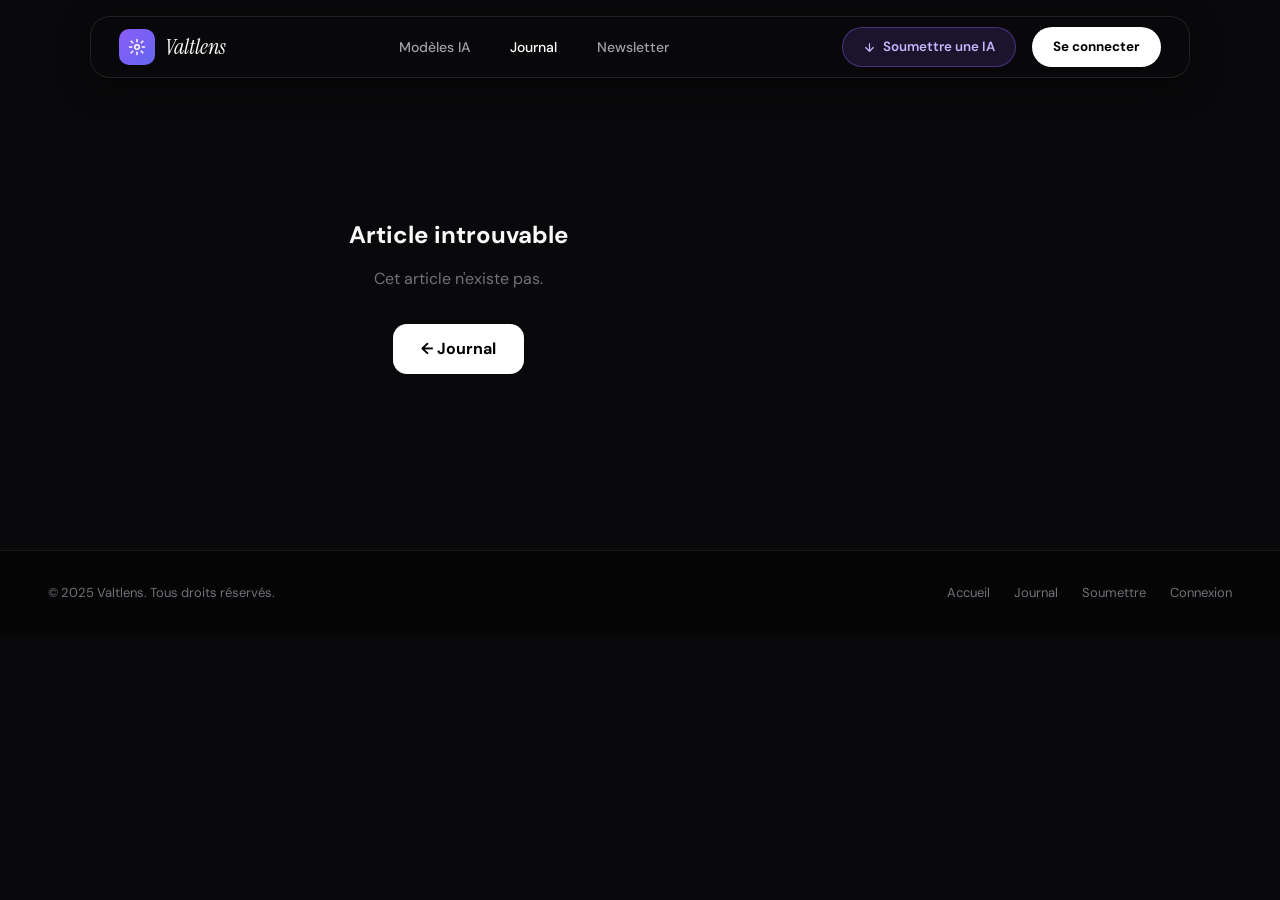
<file: blog/article/index.html>
<!DOCTYPE html>
<html lang="fr" style="scroll-behavior:smooth">
<head>
<meta charset="UTF-8">
<meta name="viewport" content="width=device-width,initial-scale=1">
<title>Valtlens — Article</title>
<link href="https://fonts.googleapis.com/css2?family=DM+Sans:wght@300;400;500;600;700&family=Instrument+Serif:ital@0;1&display=swap" rel="stylesheet">
<style>
*,*::before,*::after{box-sizing:border-box;margin:0;padding:0}
:root{--bg:#09090b;--bg2:#111113;--bg3:#18181b;--bg4:#27272a;--fg:#fafafa;--fg2:#a1a1aa;--fg3:#71717a;--vi:#8b5cf6;--vi3:rgba(139,92,246,.15);--in:#6366f1;--border:rgba(255,255,255,.07)}
body{background:var(--bg);color:var(--fg);font-family:'DM Sans',sans-serif;overflow-x:hidden;line-height:1.6}
nav{position:fixed;top:16px;left:50%;transform:translateX(-50%);width:calc(100% - 3rem);max-width:1100px;z-index:100;background:rgba(9,9,11,.75);backdrop-filter:blur(28px);border:1px solid rgba(255,255,255,.1);border-radius:20px;padding:0 1.75rem;box-shadow:0 8px 32px rgba(0,0,0,.4)}
.nav-inner{display:flex;justify-content:space-between;align-items:center;height:60px}
.logo{display:flex;align-items:center;gap:10px;text-decoration:none;color:inherit}
.logo-icon{width:36px;height:36px;border-radius:10px;background:linear-gradient(135deg,var(--vi),var(--in));display:flex;align-items:center;justify-content:center;flex-shrink:0}
.logo-icon svg{width:18px;height:18px;fill:none;stroke:#fff;stroke-width:2;stroke-linecap:round}
.logo-name{font-family:'Instrument Serif',serif;font-size:1.4rem;color:#fff;font-style:italic}
.nav-links{display:flex;gap:2.5rem}
.nav-links a{font-size:.875rem;font-weight:500;color:var(--fg2);text-decoration:none;transition:color .2s}
.nav-links a:hover,.nav-links a.active{color:#fff}
.nav-actions{display:flex;gap:1rem;align-items:center}


/* LAYOUT */
.page-wrap{max-width:1200px;margin:0 auto;padding:120px clamp(1rem,4vw,3rem) 5rem;display:grid;grid-template-columns:1fr 300px;gap:4rem;align-items:start}
.back-link{display:inline-flex;align-items:center;gap:.4rem;font-size:.875rem;color:var(--fg2);text-decoration:none;margin-bottom:2rem;transition:color .2s}
.back-link:hover{color:#fff}
.back-link svg{width:16px;height:16px}
/* ARTICLE HEADER */
.article-cover{width:100%;border-radius:20px;overflow:hidden;margin-bottom:2.5rem;height:340px;display:flex;align-items:center;justify-content:center}
.article-cover-inner{width:100%;height:100%;display:flex;align-items:center;justify-content:center}
.art-badge{display:inline-block;padding:.3rem .875rem;border-radius:8px;font-size:.75rem;font-weight:600;text-transform:uppercase;letter-spacing:.06em;margin-bottom:1rem}
.cat-release{background:rgba(139,92,246,.15);color:#c4b5fd}
.cat-tutorial{background:rgba(6,182,212,.15);color:#67e8f9}
.cat-analysis{background:rgba(245,158,11,.15);color:#fbbf24}
.cat-news{background:rgba(16,185,129,.15);color:#6ee7b7}
.article-title{font-size:clamp(1.75rem,4vw,2.5rem);font-weight:700;line-height:1.25;letter-spacing:-.02em;margin-bottom:1rem}
.article-meta-row{display:flex;align-items:center;gap:.75rem;font-size:.875rem;color:var(--fg3);margin-bottom:2rem;flex-wrap:wrap}
.meta-sep{width:3px;height:3px;border-radius:50%;background:var(--bg4)}
.author-chip{display:flex;align-items:center;gap:.5rem}
.author-avatar{width:28px;height:28px;border-radius:50%;background:linear-gradient(135deg,var(--vi),var(--in));display:flex;align-items:center;justify-content:center;font-size:.7rem;font-weight:700;color:#fff;flex-shrink:0}
/* CONTENT */
.article-content{font-size:1rem;color:var(--fg2);line-height:1.85}
.article-content h2{font-size:1.375rem;font-weight:700;color:#fff;margin:2.5rem 0 1rem;letter-spacing:-.01em}
.article-content h3{font-size:1.125rem;font-weight:600;color:#fff;margin:2rem 0 .75rem}
.article-content p{margin-bottom:1.25rem}
.article-content strong{color:#fff;font-weight:600}
.article-content ul,.article-content ol{margin-bottom:1.25rem;padding-left:1.5rem}
.article-content li{margin-bottom:.5rem}
.article-content blockquote{border-left:3px solid var(--vi);padding:1rem 1.25rem;background:var(--vi3);border-radius:0 12px 12px 0;margin:1.5rem 0;color:var(--fg)}
.article-content .highlight-box{background:var(--bg3);border:1px solid var(--border);border-radius:14px;padding:1.25rem 1.5rem;margin:1.5rem 0}
.article-content .highlight-box strong{display:block;margin-bottom:.4rem;color:var(--vi)}
/* SHARE */
.share-row{display:flex;align-items:center;gap:.75rem;margin:3rem 0;padding:1.5rem;background:var(--bg3);border:1px solid var(--border);border-radius:16px;flex-wrap:wrap}
.share-label{font-size:.875rem;font-weight:600;color:#fff;margin-right:.25rem}
.share-btn{padding:.45rem 1rem;border-radius:999px;border:1px solid var(--border);font-size:.8125rem;color:var(--fg2);background:transparent;cursor:pointer;transition:all .2s}
.share-btn:hover{border-color:rgba(139,92,246,.4);color:#fff;background:var(--vi3)}
/* SIDEBAR */
.sidebar{position:sticky;top:90px}
.sidebar-card{background:var(--bg3);border:1px solid var(--border);border-radius:18px;padding:1.25rem;margin-bottom:1.25rem}
.sidebar-title{font-size:.75rem;font-weight:700;color:var(--fg3);text-transform:uppercase;letter-spacing:.08em;margin-bottom:1rem;padding-bottom:.625rem;border-bottom:1px solid var(--border)}
.related-item{display:flex;flex-direction:column;padding:.75rem 0;border-bottom:1px solid var(--border);cursor:pointer;text-decoration:none;transition:opacity .2s}
.related-item:last-child{border-bottom:none;padding-bottom:0}
.related-item:hover{opacity:.75}
.related-item-title{font-size:.875rem;font-weight:600;color:#fff;line-height:1.4;margin-bottom:.25rem}
.related-item-meta{font-size:.75rem;color:var(--fg3)}
.model-chip{display:flex;align-items:center;gap:.625rem;padding:.625rem .875rem;border-radius:10px;background:var(--bg);border:1px solid var(--border);cursor:pointer;text-decoration:none;transition:all .2s;margin-bottom:.5rem}
.model-chip:hover{border-color:rgba(139,92,246,.3);background:var(--vi3)}
.model-chip-dot{width:10px;height:10px;border-radius:50%;flex-shrink:0}
.model-chip-name{font-size:.875rem;font-weight:600;color:#fff}
.model-chip-dev{font-size:.75rem;color:var(--fg3)}
/* TOAST */
.toast{position:fixed;bottom:1.5rem;right:1.5rem;background:#18181b;border:1px solid rgba(139,92,246,.4);color:#fff;padding:.875rem 1.5rem;border-radius:12px;font-size:.875rem;z-index:9999;transform:translateY(100px);opacity:0;transition:all .35s;box-shadow:0 20px 40px rgba(0,0,0,.5);max-width:320px}
.toast.show{transform:translateY(0);opacity:1}
footer{border-top:1px solid var(--border);background:#050506;padding:2rem clamp(1rem,4vw,3rem)}
.footer-bottom{max-width:1200px;margin:0 auto;display:flex;justify-content:space-between;align-items:center;gap:1rem;flex-wrap:wrap}
.footer-bottom p{font-size:.8125rem;color:var(--fg3)}
.footer-nav{display:flex;gap:1.5rem}
.footer-nav a{font-size:.8125rem;color:var(--fg3);text-decoration:none;transition:color .2s}
.footer-nav a:hover{color:#fff}
@media(max-width:900px){.page-wrap{grid-template-columns:1fr}.sidebar{position:static}.nav-links{display:none}}
/* NAV-BTNS-UNIFIED */
.btn-submit-nav{padding:.5rem 1.25rem;border-radius:999px;background:var(--vi3);border:1px solid rgba(139,92,246,.4);font-size:.8375rem;font-weight:600;color:#c4b5fd;cursor:pointer;transition:all .25s;text-decoration:none;display:inline-flex;align-items:center;gap:.45rem;white-space:nowrap}
.btn-submit-nav:hover{background:rgba(139,92,246,.28);color:#fff;border-color:rgba(139,92,246,.7);transform:translateY(-1px)}
.btn-submit-nav svg{width:13px;height:13px;fill:none;stroke:currentColor;stroke-width:2.2;stroke-linecap:round;flex-shrink:0}
.btn-login{padding:.5rem 1.25rem;border-radius:999px;background:#fff;color:#000;font-size:.8375rem;font-weight:700;border:1px solid transparent;cursor:pointer;transition:all .25s;text-decoration:none;display:inline-flex;align-items:center;white-space:nowrap}
.btn-login:hover{background:#e8e8e8;transform:translateY(-1px)}
</style>
</head>
<body>

<nav>
  <div class="nav-inner">
    <a class="logo" href="/">
      <div class="logo-icon"><svg viewBox="0 0 24 24"><circle cx="12" cy="12" r="3"/><path d="M12 2v3M12 19v3M4.22 4.22l2.12 2.12M17.66 17.66l2.12 2.12M2 12h3M19 12h3M4.22 19.78l2.12-2.12M17.66 6.34l2.12-2.12"/></svg></div>
      <span class="logo-name">Valtlens</span>
    </a>
    <div class="nav-links">
      <a href="/#models">Modèles IA</a>
      <a href="/blog/" class="active">Journal</a>
      <a href="/#newsletter">Newsletter</a>
    </div>
    <div class="nav-actions">
      <a class="btn-submit-nav" href="/submit/"><svg viewBox="0 0 24 24"><path d="M12 5v14M5 12l7 7 7-7"/></svg>Soumettre une IA</a>
      <a class="btn-login" href="/auth/">Se connecter</a>
    </div>
  </div>
</nav>

<div class="page-wrap">
  <main id="mainContent">
    <!-- injected by JS -->
  </main>
  <aside class="sidebar" id="sidebar">
    <!-- injected by JS -->
  </aside>
</div>

<footer>
  <div class="footer-bottom">
    <p>© 2025 Valtlens. Tous droits réservés.</p>
    <div class="footer-nav">
      <a href="/">Accueil</a>
      <a href="/blog/">Journal</a>
      <a href="/submit/">Soumettre</a>
      <a href="/auth/">Connexion</a>
    </div>
  </div>
</footer>

<div class="toast" id="toast"></div>

<script>
var ARTICLES = {
  'sora-public':{
    title:'Sora d\'OpenAI est enfin ouvert au public : Ce qu\'il faut savoir',
    cat:'release',catLabel:'Release',catClass:'cat-release',
    date:'29 mars 2025',read:'3 min',author:'Valtlens',
    cover:'linear-gradient(135deg,rgba(124,58,237,.35),rgba(79,70,229,.25))',
    coverIcon:'<polygon points="23 7 16 12 23 17 23 7"/><rect x="1" y="5" width="15" height="14" rx="2"/>',
    modelId:'sora',modelName:'Sora',modelColor:'#8b5cf6',
    content:`
      <p>Après des mois d'attente et une présentation en fanfare, <strong>Sora est enfin accessible au public</strong>. Le modèle text-to-video d'OpenAI, capable de générer des vidéos de 60 secondes à partir d'une simple description, est désormais disponible pour tous les abonnés ChatGPT Plus.</p>

      <h2>Ce que Sora peut faire</h2>
      <p>Sora représente une avancée technique majeure dans le domaine de la génération vidéo. Voici ce que le modèle propose concrètement :</p>
      <ul>
        <li><strong>Durée</strong> : jusqu'à 60 secondes de vidéo continue</li>
        <li><strong>Résolution</strong> : 1080p avec une qualité cinématographique</li>
        <li><strong>Cohérence temporelle</strong> : les personnages et les objets restent cohérents d'une image à l'autre</li>
        <li><strong>Styles variés</strong> : du réalisme à l'animation, Sora s'adapte à votre demande</li>
      </ul>

      <blockquote>
        "Sora peut créer des scènes avec plusieurs personnages, des types de mouvements spécifiques et des détails précis du sujet et de l'arrière-plan." — OpenAI
      </blockquote>

      <h2>Les limites à connaître</h2>
      <p>Comme tout modèle IA, Sora n'est pas parfait. Voici les points faibles à noter :</p>
      <ul>
        <li>La physique des objets n'est pas toujours réaliste (liquides, interactions complexes)</li>
        <li>Les textes dans la vidéo peuvent être incorrects ou flous</li>
        <li>Les mouvements de foules peuvent sembler artificiels</li>
        <li>Les mains restent un point faible récurrent</li>
      </ul>

      <div class="highlight-box">
        <strong>Accès et tarifs</strong>
        Sora est inclus dans l'abonnement ChatGPT Plus ($20/mois) avec des crédits limités. Les abonnés Pro ont un accès illimité. Une API est disponible pour les développeurs.
      </div>

      <h2>Notre verdict</h2>
      <p>Sora est indéniablement le modèle text-to-video le plus impressionnant disponible aujourd'hui. Sa capacité à générer des vidéos longues et cohérentes le distingue nettement de la concurrence. Pour les créateurs de contenu, les agences et les indépendants, c'est un outil qui va changer la façon de produire du contenu vidéo.</p>
      <p>Son intégration dans l'écosystème ChatGPT le rend accessible à une audience très large. Si vous êtes déjà abonné à ChatGPT Plus, vous avez déjà accès à l'outil le plus puissant de la génération vidéo IA.</p>
    `
  },
  'luma-guide':{
    title:'Comment utiliser Luma Dream Machine gratuitement',
    cat:'tutorial',catLabel:'Tutoriel',catClass:'cat-tutorial',
    date:'28 mars 2025',read:'5 min',author:'Valtlens',
    cover:'linear-gradient(135deg,rgba(217,70,239,.25),rgba(139,92,246,.2))',
    coverIcon:'<path d="M12 2L2 7l10 5 10-5-10-5zM2 17l10 5 10-5M2 12l10 5 10-5"/>',
    modelId:'luma',modelName:'Luma Dream Machine',modelColor:'#d946ef',
    content:`
      <p>Luma Dream Machine est l'un des modèles de génération vidéo les plus accessibles du marché. Dans ce guide, on vous explique comment créer vos premières vidéos gratuitement en moins de 5 minutes.</p>

      <h2>Créer votre compte</h2>
      <p>Rendez-vous sur <strong>lumalabs.ai</strong> et créez un compte gratuit avec votre email ou votre compte Google. Aucune carte bancaire n'est requise pour commencer.</p>

      <h2>Rédiger votre premier prompt</h2>
      <p>La qualité de votre vidéo dépend directement de la qualité de votre prompt. Voici quelques conseils :</p>
      <ul>
        <li>Soyez précis sur le sujet, l'action et l'ambiance</li>
        <li>Mentionnez le style de caméra (vue aérienne, gros plan, etc.)</li>
        <li>Ajoutez des détails sur l'éclairage et les couleurs</li>
        <li>Spécifiez le mouvement souhaité</li>
      </ul>

      <div class="highlight-box">
        <strong>Exemple de prompt efficace</strong>
        "Une femme marche dans une ruelle parisienne au coucher du soleil, lumière dorée, vue de derrière, style cinématographique, mouvement lent"
      </div>

      <h2>Générer et affiner</h2>
      <p>Luma génère votre vidéo en environ 2-3 minutes. Si le résultat ne vous convient pas, vous pouvez régénérer avec le même prompt ou l'affiner. Le plan gratuit vous donne environ 5 générations par jour.</p>

      <h2>Astuces pro</h2>
      <p>Pour obtenir les meilleurs résultats, utilisez une image de référence en plus du prompt textuel. Cette fonctionnalité image-to-video de Luma est particulièrement puissante pour contrôler le style visuel.</p>
    `
  }
};

var RELATED = [
  {id:'runway-vs-pika',title:'Runway Gen-3 vs Pika 1.0 : lequel choisir ?',meta:'Analyse · 7 min'},
  {id:'kling-update',title:'Kling 1.5 : le modèle chinois qui défie Sora',meta:'News · 4 min'},
  {id:'heygen-avatars',title:'HeyGen 2.0 : des avatars encore plus réalistes',meta:'Release · 3 min'}
];

function getParam(n){return new URLSearchParams(window.location.search).get(n);}

function renderArticle(a){
  document.title='Valtlens — '+a.title;

  var relatedHTML=RELATED.map(function(r){
    return '<a class="related-item" href="/blog/article/?id='+r.id+'">'+
      '<div class="related-item-title">'+r.title+'</div>'+
      '<div class="related-item-meta">'+r.meta+'</div>'+
    '</a>';
  }).join('');

  document.getElementById('mainContent').innerHTML=
    '<a class="back-link" href="/blog/">'+'<svg viewBox="0 0 24 24" fill="none" stroke="currentColor" stroke-width="2" stroke-linecap:round><path d="M19 12H5M12 5l-7 7 7 7"/></svg>'+'Retour au journal</a>'+

    '<div class="article-cover" style="background:'+a.cover+'">'+
      '<div class="article-cover-inner">'+
        '<svg width="80" height="80" viewBox="0 0 24 24" fill="none" stroke="rgba(255,255,255,.2)" stroke-width="1.25" stroke-linecap="round">'+a.coverIcon+'</svg>'+
      '</div>'+
    '</div>'+

    '<span class="art-badge '+a.catClass+'">'+a.catLabel+'</span>'+
    '<h1 class="article-title">'+a.title+'</h1>'+
    '<div class="article-meta-row">'+
      '<div class="author-chip">'+
        '<div class="author-avatar">VL</div>'+
        '<span>'+a.author+'</span>'+
      '</div>'+
      '<span class="meta-sep"></span>'+
      '<span>'+a.date+'</span>'+
      '<span class="meta-sep"></span>'+
      '<span>'+a.read+' de lecture</span>'+
    '</div>'+

    '<div class="article-content">'+a.content+'</div>'+

    '<div class="share-row">'+
      '<span class="share-label">Partager</span>'+
      '<button class="share-btn" onclick="copyLink()">Copier le lien</button>'+
      '<button class="share-btn" onclick="showToast(\'Twitter bientôt !\')">Twitter / X</button>'+
      '<button class="share-btn" onclick="showToast(\'LinkedIn bientôt !\')">LinkedIn</button>'+
    '</div>';

  document.getElementById('sidebar').innerHTML=
    '<div class="sidebar-card">'+
      '<div class="sidebar-title">Modèle mentionné</div>'+
      '<a class="model-chip" href="/model/?id='+a.modelId+'">'+
        '<div class="model-chip-dot" style="background:'+a.modelColor+'"></div>'+
        '<div><div class="model-chip-name">'+a.modelName+'</div><div class="model-chip-dev">Voir la fiche</div></div>'+
      '</a>'+
    '</div>'+
    '<div class="sidebar-card">'+
      '<div class="sidebar-title">Articles similaires</div>'+
      relatedHTML+
    '</div>'+
    '<div class="sidebar-card" style="background:linear-gradient(135deg,rgba(124,58,237,.1),rgba(99,102,241,.07));border-color:rgba(139,92,246,.15)">'+
      '<div class="sidebar-title">Newsletter</div>'+
      '<p style="font-size:.8375rem;color:var(--fg2);margin-bottom:1rem;line-height:1.6">Ne ratez plus aucune release IA.</p>'+
      '<input type="email" id="sideNL" placeholder="votre@email.com" style="width:100%;padding:.65rem .875rem;border-radius:10px;background:rgba(9,9,11,.7);border:1px solid var(--border);color:#fff;font-family:inherit;font-size:.8125rem;outline:none;margin-bottom:.625rem">'+
      '<button onclick="handleSideNL()" style="width:100%;padding:.65rem;border-radius:10px;background:var(--vi);color:#fff;font-weight:700;font-size:.8125rem;border:none;cursor:pointer">S\'abonner</button>'+
    '</div>';
}

function renderNotFound(){
  document.getElementById('mainContent').innerHTML=
    '<div style="text-align:center;padding:6rem 2rem">'+
      '<h1 style="font-size:1.5rem;font-weight:700;margin-bottom:.75rem">Article introuvable</h1>'+
      '<p style="color:var(--fg3);margin-bottom:2rem">Cet article n\'existe pas.</p>'+
      '<a href="/blog/" style="display:inline-flex;align-items:center;gap:.5rem;padding:.75rem 1.75rem;border-radius:14px;background:#fff;color:#000;font-weight:700;text-decoration:none">← Journal</a>'+
    '</div>';
  document.getElementById('sidebar').innerHTML='';
}

function copyLink(){
  navigator.clipboard&&navigator.clipboard.writeText(window.location.href);
  showToast('Lien copié !');
}

function handleSideNL(){
  var em=document.getElementById('sideNL').value.trim();
  if(!em||!em.includes('@')){showToast('Email invalide');return;}
  window.location.href='/newsletter/?status=confirmed&email='+encodeURIComponent(em);
}

var toastTimer;
function showToast(msg){
  var t=document.getElementById('toast');
  t.textContent=msg;t.classList.add('show');
  clearTimeout(toastTimer);
  toastTimer=setTimeout(function(){t.classList.remove('show');},3000);
}

var id=getParam('id');
var article=ARTICLES[id];
if(article) renderArticle(article);
else renderNotFound();
</script>
</body>
</html>
</file>
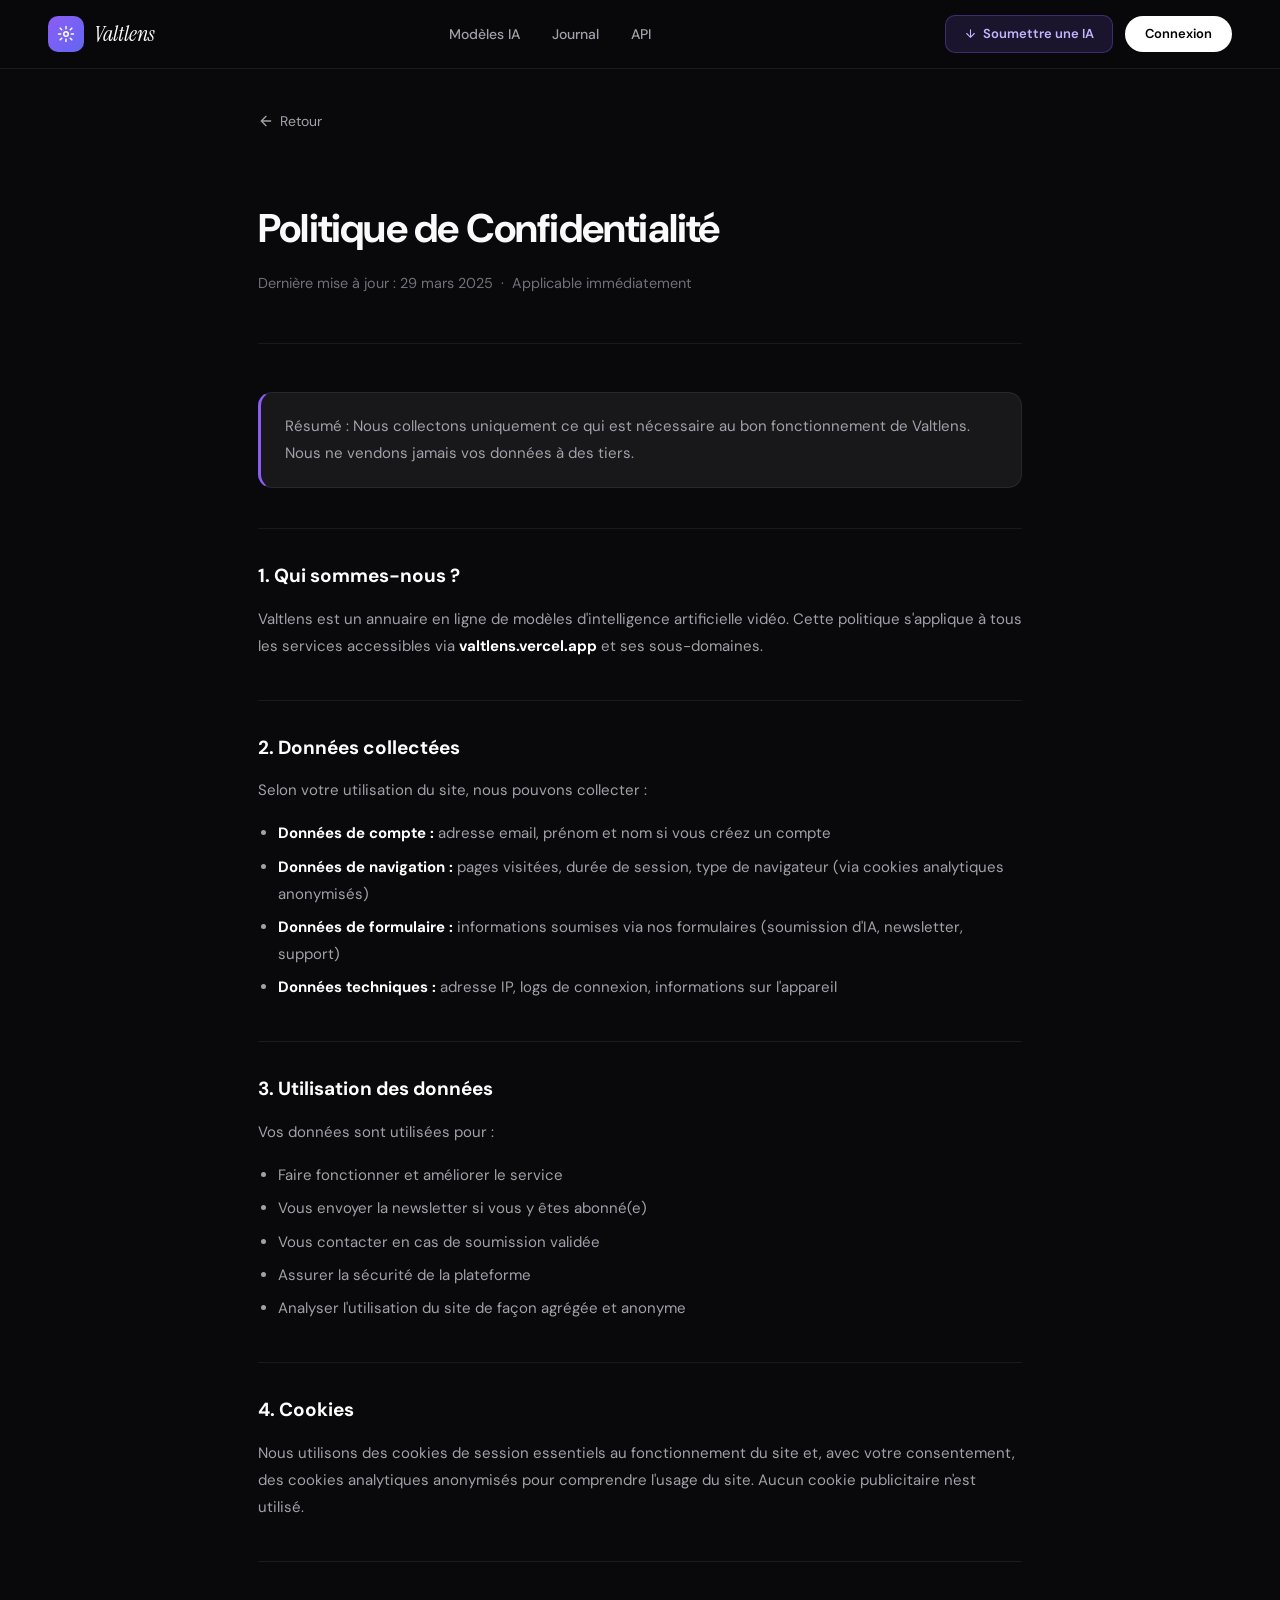
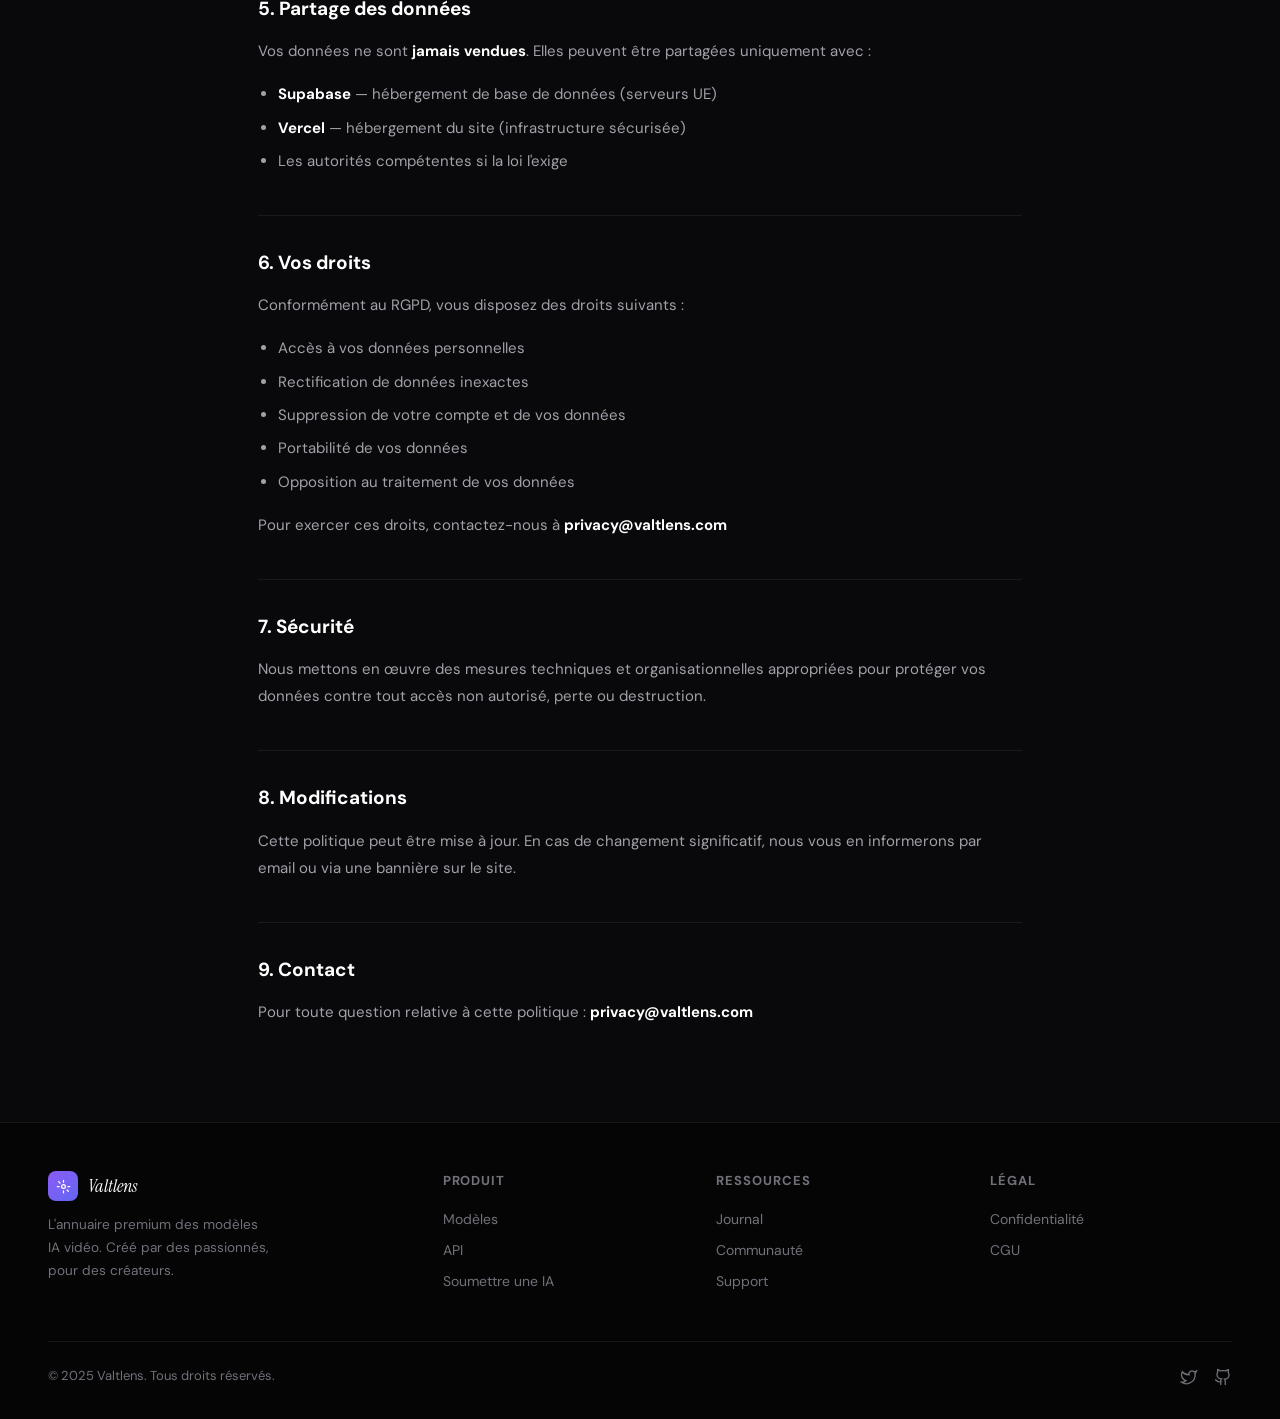
<file: legal/privacy/index.html>
<!DOCTYPE html>
<html lang="fr" style="scroll-behavior:smooth">
<head>
<meta charset="UTF-8">
<meta name="viewport" content="width=device-width,initial-scale=1">
<title>Valtlens — Politique de Confidentialité</title>
<link href="https://fonts.googleapis.com/css2?family=DM+Sans:wght@300;400;500;600;700&family=Instrument+Serif:ital@0;1&display=swap" rel="stylesheet">
<style>
*,*::before,*::after{box-sizing:border-box;margin:0;padding:0}
:root{--bg:#09090b;--bg2:#111113;--bg3:#18181b;--bg4:#27272a;--fg:#fafafa;--fg2:#a1a1aa;--fg3:#71717a;--vi:#8b5cf6;--vi2:#7c3aed;--vi3:rgba(139,92,246,.15);--in:#6366f1;--border:rgba(255,255,255,.07)}
body{background:var(--bg);color:var(--fg);font-family:'DM Sans',sans-serif;overflow-x:hidden;line-height:1.6;min-height:100vh;display:flex;flex-direction:column}
nav{position:fixed;top:0;width:100%;z-index:100;background:rgba(9,9,11,.85);backdrop-filter:blur(24px);border-bottom:1px solid var(--border);padding:0 clamp(1rem,4vw,3rem)}
.nav-inner{max-width:1200px;margin:0 auto;display:flex;justify-content:space-between;align-items:center;height:68px}
.logo{display:flex;align-items:center;gap:10px;text-decoration:none;color:inherit}
.logo-icon{width:36px;height:36px;border-radius:10px;background:linear-gradient(135deg,var(--vi),var(--in));display:flex;align-items:center;justify-content:center;flex-shrink:0}
.logo-icon svg{width:18px;height:18px;fill:none;stroke:#fff;stroke-width:2;stroke-linecap:round}
.logo-name{font-family:'Instrument Serif',serif;font-size:1.4rem;color:#fff;font-style:italic}
.nav-links{display:flex;gap:2rem}
.nav-links a{font-size:.875rem;font-weight:500;color:var(--fg2);text-decoration:none;transition:color .2s}
.nav-links a:hover,.nav-links a.active{color:#fff}
.nav-actions{display:flex;gap:.75rem;align-items:center}
.btn-submit-nav{padding:.45rem 1.1rem;border-radius:10px;background:var(--vi3);border:1px solid rgba(139,92,246,.35);font-size:.8125rem;font-weight:600;color:#c4b5fd;cursor:pointer;transition:all .2s;text-decoration:none;display:inline-flex;align-items:center;gap:.4rem}
.btn-submit-nav:hover{background:rgba(139,92,246,.25);color:#fff;border-color:rgba(139,92,246,.6)}
.btn-submit-nav svg{width:13px;height:13px;fill:none;stroke:currentColor;stroke-width:2;stroke-linecap:round;flex-shrink:0}
.btn-login{padding:.5rem 1.25rem;border-radius:999px;background:#fff;color:#000;font-size:.8125rem;font-weight:600;border:none;cursor:pointer;transition:all .2s;text-decoration:none}
.btn-login:hover{background:#e4e4e7}
main{flex:1}
footer{border-top:1px solid var(--border);background:#050506;padding:3rem clamp(1rem,4vw,3rem) 2rem;margin-top:auto}
.footer-grid{max-width:1200px;margin:0 auto;display:grid;grid-template-columns:1.5fr repeat(3,1fr);gap:2rem;margin-bottom:2.5rem}
.footer-logo p{font-size:.85rem;color:var(--fg3);margin-top:.75rem;line-height:1.7;max-width:220px}
.footer-col h4{font-size:.8125rem;font-weight:700;color:var(--fg3);text-transform:uppercase;letter-spacing:.07em;margin-bottom:1rem}
.footer-col a{display:block;font-size:.875rem;color:var(--fg3);text-decoration:none;margin-bottom:.55rem;transition:color .2s;cursor:pointer}
.footer-col a:hover{color:#fff}
.footer-bottom{max-width:1200px;margin:0 auto;border-top:1px solid var(--border);padding-top:1.5rem;display:flex;justify-content:space-between;align-items:center;gap:1rem;flex-wrap:wrap}
.footer-bottom p{font-size:.8125rem;color:var(--fg3)}
.social-links{display:flex;gap:1rem}
.social-links a{color:var(--fg3);transition:color .2s}
.social-links a:hover{color:#fff}
.social-links svg{width:18px;height:18px;fill:none;stroke:currentColor;stroke-width:1.75;stroke-linecap:round;display:block}
.toast{position:fixed;bottom:1.5rem;right:1.5rem;background:#18181b;border:1px solid rgba(139,92,246,.4);color:#fff;padding:.875rem 1.5rem;border-radius:12px;font-size:.875rem;z-index:9999;transform:translateY(100px);opacity:0;transition:all .35s;box-shadow:0 20px 40px rgba(0,0,0,.5);max-width:320px}
.toast.show{transform:translateY(0);opacity:1}
.page-wrap{max-width:860px;margin:0 auto;padding:110px clamp(1rem,4vw,3rem) 5rem;flex:1}
.back-link{display:inline-flex;align-items:center;gap:.4rem;font-size:.875rem;color:var(--fg2);text-decoration:none;margin-bottom:2rem;transition:color .2s}
.back-link:hover{color:#fff}
.back-link svg{width:16px;height:16px}
.legal-hero{padding:2rem 0 3rem;border-bottom:1px solid var(--border);margin-bottom:3rem}.legal-hero h1{font-size:clamp(1.75rem,4vw,2.5rem);font-weight:700;letter-spacing:-.02em;margin-bottom:.75rem}.legal-hero p{color:var(--fg3);font-size:.9rem}.legal-body h2{font-size:1.1875rem;font-weight:700;color:#fff;margin:2.5rem 0 .875rem;padding-top:2rem;border-top:1px solid var(--border)}.legal-body h2:first-child{border-top:none;padding-top:0;margin-top:0}.legal-body p{color:var(--fg2);font-size:.9375rem;line-height:1.8;margin-bottom:1rem}.legal-body ul{color:var(--fg2);font-size:.9375rem;line-height:1.8;margin-bottom:1rem;padding-left:1.25rem}.legal-body li{margin-bottom:.4rem}.legal-body strong{color:#fff}.legal-highlight{background:var(--bg3);border:1px solid var(--border);border-radius:14px;padding:1.25rem 1.5rem;margin:1.5rem 0;border-left:3px solid var(--vi)}.legal-highlight p{margin:0;color:var(--fg2)}
@media(max-width:768px){.nav-links{display:none}.footer-grid{grid-template-columns:1fr 1fr}.footer-logo{grid-column:1/-1}}
</style>
</head>
<body><nav>
  <div class="nav-inner">
    <a class="logo" href="/"><div class="logo-icon"><svg viewBox="0 0 24 24"><circle cx="12" cy="12" r="3"/><path d="M12 2v3M12 19v3M4.22 4.22l2.12 2.12M17.66 17.66l2.12 2.12M2 12h3M19 12h3M4.22 19.78l2.12-2.12M17.66 6.34l2.12-2.12"/></svg></div><span class="logo-name">Valtlens</span></a>
    <div class="nav-links">
      <a href="/#models">Modèles IA</a>
      <a href="/blog/">Journal</a>
      <a href="/api/" >API</a>
    </div>
    <div class="nav-actions">
      <a class="btn-submit-nav" href="/submit/"><svg viewBox="0 0 24 24"><path d="M12 5v14M5 12l7 7 7-7"/></svg>Soumettre une IA</a>
      <a class="btn-login" href="/auth/">Connexion</a>
    </div>
  </div>
</nav><main>
<div class="page-wrap">
  <a class="back-link" href="/"><svg viewBox="0 0 24 24" fill="none" stroke="currentColor" stroke-width="2" stroke-linecap="round"><path d="M19 12H5M12 5l-7 7 7 7"/></svg>Retour</a>
  <div class="legal-hero">
    <h1>Politique de Confidentialité</h1>
    <p>Dernière mise à jour : 29 mars 2025 &nbsp;·&nbsp; Applicable immédiatement</p>
  </div>
  <div class="legal-body">
    <div class="legal-highlight"><p>Résumé : Nous collectons uniquement ce qui est nécessaire au bon fonctionnement de Valtlens. Nous ne vendons jamais vos données à des tiers.</p></div>

    <h2>1. Qui sommes-nous ?</h2>
    <p>Valtlens est un annuaire en ligne de modèles d'intelligence artificielle vidéo. Cette politique s'applique à tous les services accessibles via <strong>valtlens.vercel.app</strong> et ses sous-domaines.</p>

    <h2>2. Données collectées</h2>
    <p>Selon votre utilisation du site, nous pouvons collecter :</p>
    <ul>
      <li><strong>Données de compte :</strong> adresse email, prénom et nom si vous créez un compte</li>
      <li><strong>Données de navigation :</strong> pages visitées, durée de session, type de navigateur (via cookies analytiques anonymisés)</li>
      <li><strong>Données de formulaire :</strong> informations soumises via nos formulaires (soumission d'IA, newsletter, support)</li>
      <li><strong>Données techniques :</strong> adresse IP, logs de connexion, informations sur l'appareil</li>
    </ul>

    <h2>3. Utilisation des données</h2>
    <p>Vos données sont utilisées pour :</p>
    <ul>
      <li>Faire fonctionner et améliorer le service</li>
      <li>Vous envoyer la newsletter si vous y êtes abonné(e)</li>
      <li>Vous contacter en cas de soumission validée</li>
      <li>Assurer la sécurité de la plateforme</li>
      <li>Analyser l'utilisation du site de façon agrégée et anonyme</li>
    </ul>

    <h2>4. Cookies</h2>
    <p>Nous utilisons des cookies de session essentiels au fonctionnement du site et, avec votre consentement, des cookies analytiques anonymisés pour comprendre l'usage du site. Aucun cookie publicitaire n'est utilisé.</p>

    <h2>5. Partage des données</h2>
    <p>Vos données ne sont <strong>jamais vendues</strong>. Elles peuvent être partagées uniquement avec :</p>
    <ul>
      <li><strong>Supabase</strong> — hébergement de base de données (serveurs UE)</li>
      <li><strong>Vercel</strong> — hébergement du site (infrastructure sécurisée)</li>
      <li>Les autorités compétentes si la loi l'exige</li>
    </ul>

    <h2>6. Vos droits</h2>
    <p>Conformément au RGPD, vous disposez des droits suivants :</p>
    <ul>
      <li>Accès à vos données personnelles</li>
      <li>Rectification de données inexactes</li>
      <li>Suppression de votre compte et de vos données</li>
      <li>Portabilité de vos données</li>
      <li>Opposition au traitement de vos données</li>
    </ul>
    <p>Pour exercer ces droits, contactez-nous à <strong>privacy@valtlens.com</strong></p>

    <h2>7. Sécurité</h2>
    <p>Nous mettons en œuvre des mesures techniques et organisationnelles appropriées pour protéger vos données contre tout accès non autorisé, perte ou destruction.</p>

    <h2>8. Modifications</h2>
    <p>Cette politique peut être mise à jour. En cas de changement significatif, nous vous en informerons par email ou via une bannière sur le site.</p>

    <h2>9. Contact</h2>
    <p>Pour toute question relative à cette politique : <strong>privacy@valtlens.com</strong></p>
  </div>
</div>
</main><footer>
  <div class="footer-grid">
    <div class="footer-logo">
      <a class="logo" href="/"><div class="logo-icon" style="width:30px;height:30px;border-radius:8px"><svg viewBox="0 0 24 24" style="width:15px;height:15px" fill="none" stroke="#fff" stroke-width="2" stroke-linecap="round"><circle cx="12" cy="12" r="3"/><path d="M12 2v3M12 19v3M4.22 4.22l2.12 2.12M17.66 17.66l2.12 2.12M2 12h3M19 12h3"/></svg></div><span class="logo-name" style="font-size:1.1rem">Valtlens</span></a>
      <p>L'annuaire premium des modèles IA vidéo. Créé par des passionnés, pour des créateurs.</p>
    </div>
    <div class="footer-col">
      <h4>Produit</h4>
      <a href="/#models">Modèles</a>
      <a href="/api/">API</a>
      <a href="/submit/">Soumettre une IA</a>
    </div>
    <div class="footer-col">
      <h4>Ressources</h4>
      <a href="/blog/">Journal</a>
      <a href="/community/">Communauté</a>
      <a href="/support/">Support</a>
    </div>
    <div class="footer-col">
      <h4>Légal</h4>
      <a href="/legal/privacy/">Confidentialité</a>
      <a href="/legal/terms/">CGU</a>
    </div>
  </div>
  <div class="footer-bottom">
    <p>© 2025 Valtlens. Tous droits réservés.</p>
    <div class="social-links">
      <a href="#"><svg viewBox="0 0 24 24"><path d="M22 4s-.7 2.1-2 3.4c1.6 10-9.4 17.3-18 11.6 2.2.1 4.4-.6 6-2C3 15.5.5 9.6 3 5c2.2 2.6 5.6 4.1 9 4-.9-4.2 4-6.6 7-3.8 1.1 0 3-1.2 3-1.2z"/></svg></a>
      <a href="#"><svg viewBox="0 0 24 24"><path d="M15 22v-4a4.8 4.8 0 0 0-1-3.2c3 0 6-2 6-5.5.08-1.25-.27-2.48-1-3.5.28-1.15.28-2.35 0-3.5 0 0-1 0-3 1.5-2.64-.5-5.36-.5-8 0C6 2 5 2 5 2c-.3 1.15-.3 2.35 0 3.5A5.4 5.4 0 0 0 4 9c0 3.5 3 5.5 6 5.5-.39.49-.68 1.05-.85 1.65S9.06 17.32 9 18v4"/><path d="M9 18c-4.51 2-5-2-7-2"/></svg></a>
    </div>
  </div>
</footer>
<div class="toast" id="toast"></div>
<script>
var _tt;
function showToast(m){{var t=document.getElementById('toast');t.textContent=m;t.classList.add('show');clearTimeout(_tt);_tt=setTimeout(function(){{t.classList.remove('show');}},3000);}}
</script></body>
</html>
</file>
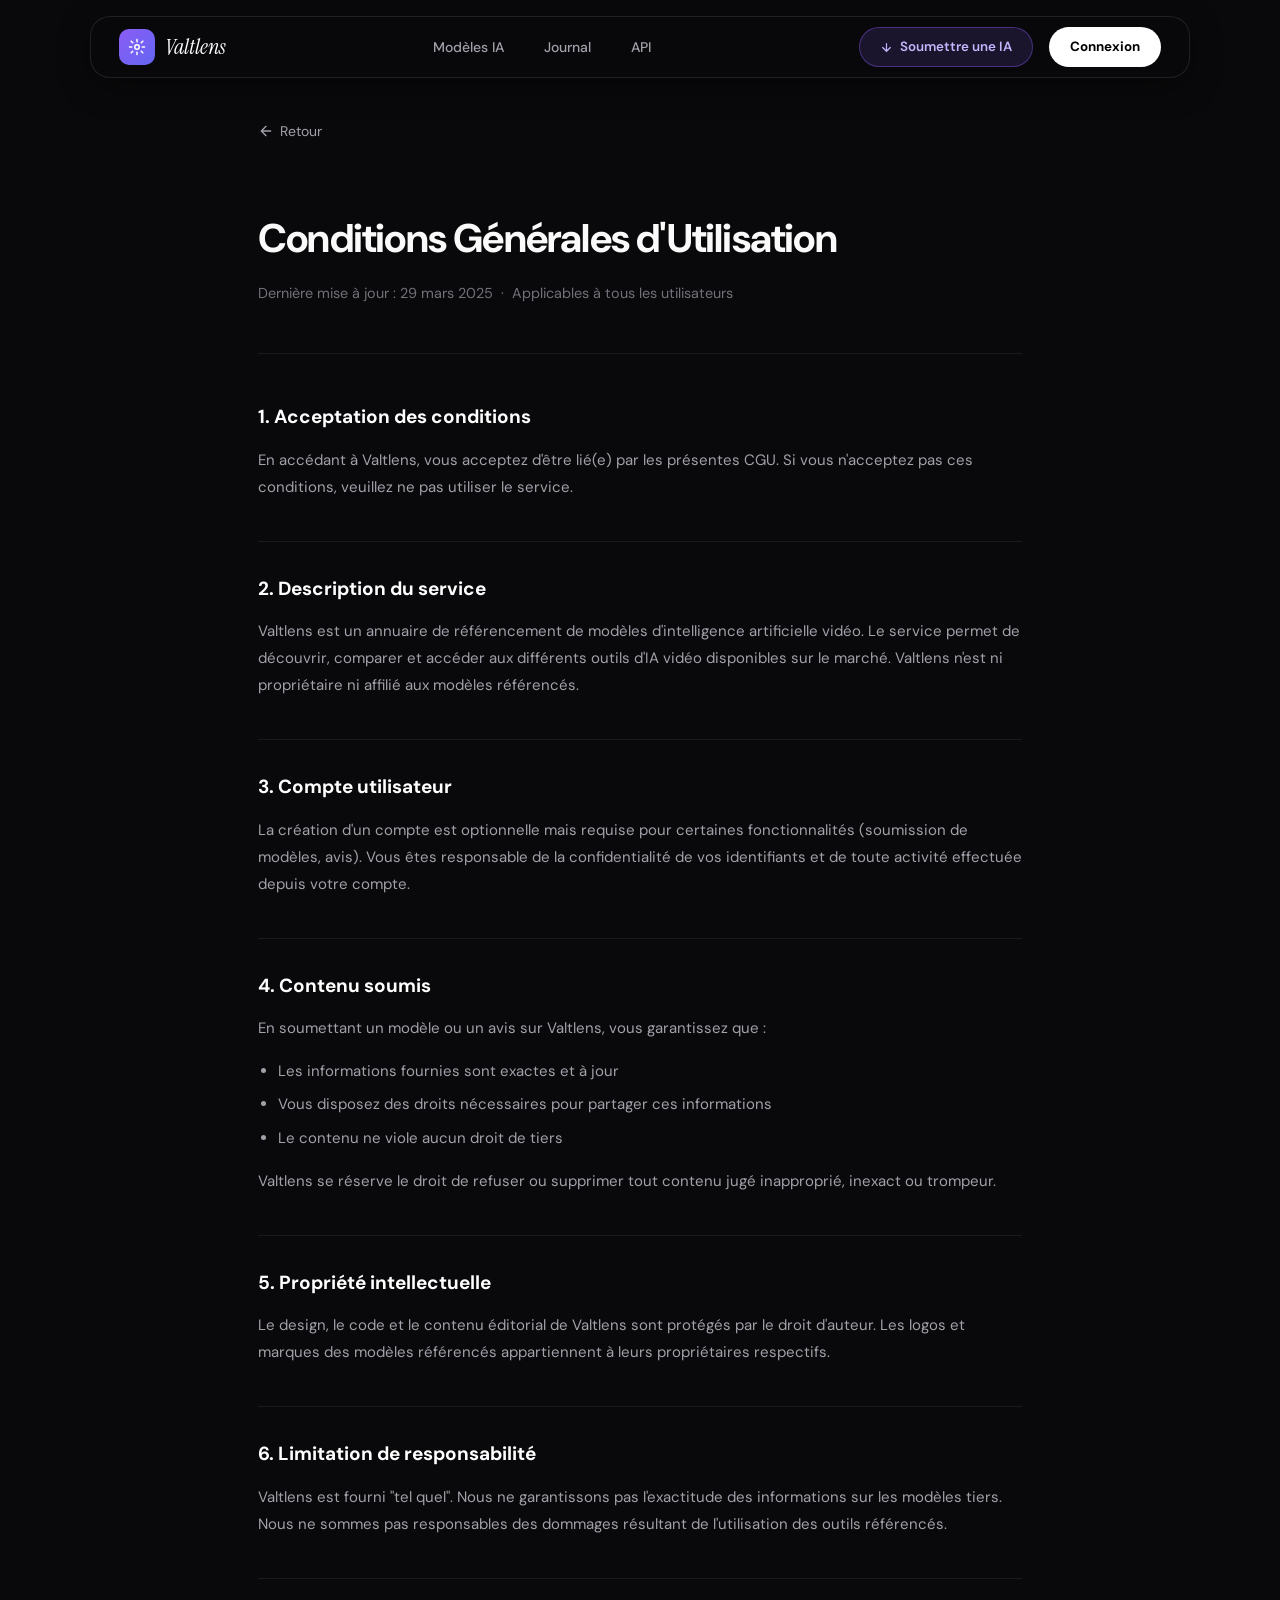
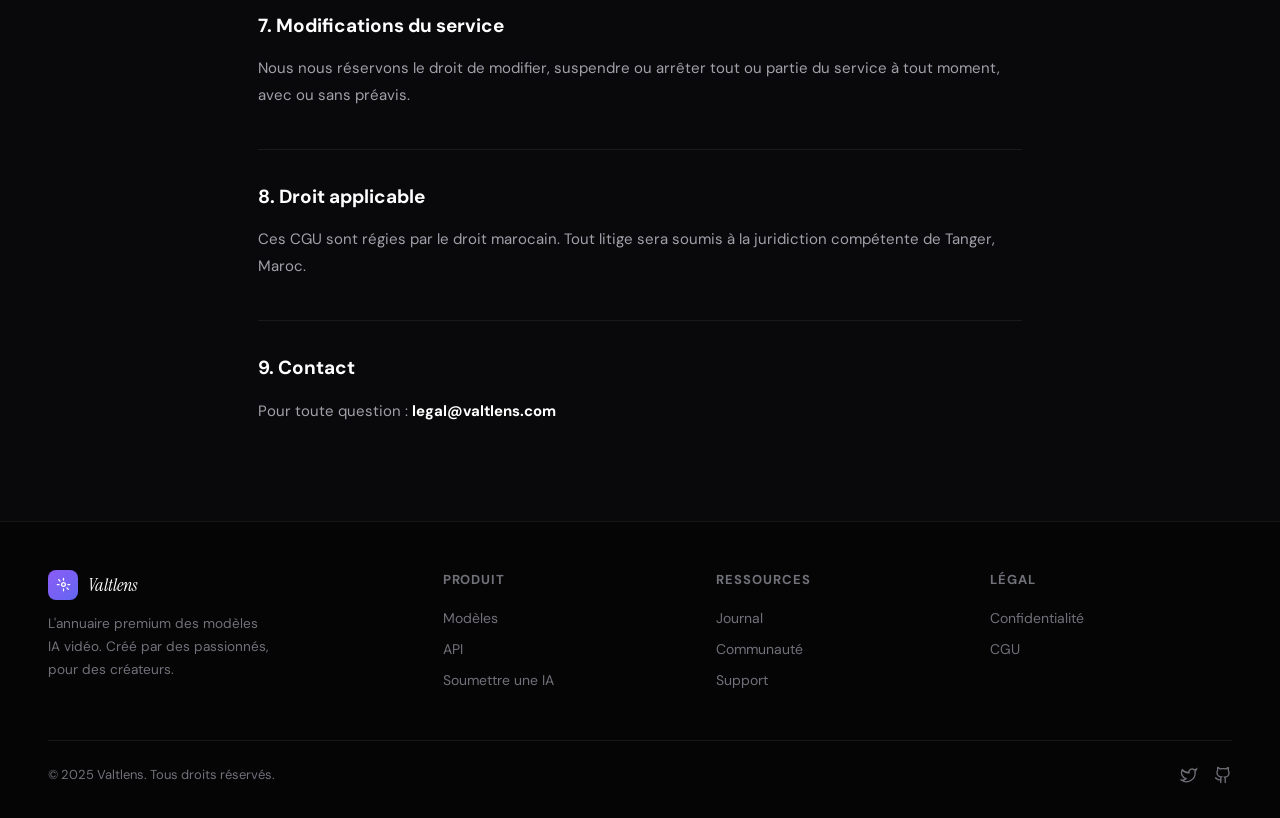
<file: legal/terms/index.html>
<!DOCTYPE html>
<html lang="fr" style="scroll-behavior:smooth">
<head>
<meta charset="UTF-8">
<meta name="viewport" content="width=device-width,initial-scale=1">
<title>Valtlens — Conditions Générales d'Utilisation</title>
<link href="https://fonts.googleapis.com/css2?family=DM+Sans:wght@300;400;500;600;700&family=Instrument+Serif:ital@0;1&display=swap" rel="stylesheet">
<style>
*,*::before,*::after{box-sizing:border-box;margin:0;padding:0}
:root{--bg:#09090b;--bg2:#111113;--bg3:#18181b;--bg4:#27272a;--fg:#fafafa;--fg2:#a1a1aa;--fg3:#71717a;--vi:#8b5cf6;--vi2:#7c3aed;--vi3:rgba(139,92,246,.15);--in:#6366f1;--border:rgba(255,255,255,.07)}
body{background:var(--bg);color:var(--fg);font-family:'DM Sans',sans-serif;overflow-x:hidden;line-height:1.6;min-height:100vh;display:flex;flex-direction:column}
nav{position:fixed;top:16px;left:50%;transform:translateX(-50%);width:calc(100% - 3rem);max-width:1100px;z-index:100;background:rgba(9,9,11,.75);backdrop-filter:blur(28px);border:1px solid rgba(255,255,255,.1);border-radius:20px;padding:0 1.75rem;box-shadow:0 8px 32px rgba(0,0,0,.4)}
.nav-inner{display:flex;justify-content:space-between;align-items:center;height:60px}
.logo{display:flex;align-items:center;gap:10px;text-decoration:none;color:inherit}
.logo-icon{width:36px;height:36px;border-radius:10px;background:linear-gradient(135deg,var(--vi),var(--in));display:flex;align-items:center;justify-content:center;flex-shrink:0}
.logo-icon svg{width:18px;height:18px;fill:none;stroke:#fff;stroke-width:2;stroke-linecap:round}
.logo-name{font-family:'Instrument Serif',serif;font-size:1.4rem;color:#fff;font-style:italic}
.nav-links{display:flex;gap:2.5rem}
.nav-links a{font-size:.875rem;font-weight:500;color:var(--fg2);text-decoration:none;transition:color .2s}
.nav-links a:hover,.nav-links a.active{color:#fff}
.nav-actions{display:flex;gap:1rem;align-items:center}
.btn-submit-nav{padding:.45rem 1.1rem;border-radius:10px;background:var(--vi3);border:1px solid rgba(139,92,246,.35);font-size:.8125rem;font-weight:600;color:#c4b5fd;cursor:pointer;transition:all .2s;text-decoration:none;display:inline-flex;align-items:center;gap:.4rem}
.btn-submit-nav:hover{background:rgba(139,92,246,.25);color:#fff;border-color:rgba(139,92,246,.6)}
.btn-submit-nav svg{width:13px;height:13px;fill:none;stroke:currentColor;stroke-width:2;stroke-linecap:round;flex-shrink:0}
.btn-login{padding:.5rem 1.25rem;border-radius:999px;background:#fff;color:#000;font-size:.8125rem;font-weight:600;border:none;cursor:pointer;transition:all .2s;text-decoration:none}
.btn-login:hover{background:#e4e4e7}
main{flex:1}
footer{border-top:1px solid var(--border);background:#050506;padding:3rem clamp(1rem,4vw,3rem) 2rem;margin-top:auto}
.footer-grid{max-width:1200px;margin:0 auto;display:grid;grid-template-columns:1.5fr repeat(3,1fr);gap:2rem;margin-bottom:2.5rem}
.footer-logo p{font-size:.85rem;color:var(--fg3);margin-top:.75rem;line-height:1.7;max-width:220px}
.footer-col h4{font-size:.8125rem;font-weight:700;color:var(--fg3);text-transform:uppercase;letter-spacing:.07em;margin-bottom:1rem}
.footer-col a{display:block;font-size:.875rem;color:var(--fg3);text-decoration:none;margin-bottom:.55rem;transition:color .2s;cursor:pointer}
.footer-col a:hover{color:#fff}
.footer-bottom{max-width:1200px;margin:0 auto;border-top:1px solid var(--border);padding-top:1.5rem;display:flex;justify-content:space-between;align-items:center;gap:1rem;flex-wrap:wrap}
.footer-bottom p{font-size:.8125rem;color:var(--fg3)}
.social-links{display:flex;gap:1rem}
.social-links a{color:var(--fg3);transition:color .2s}
.social-links a:hover{color:#fff}
.social-links svg{width:18px;height:18px;fill:none;stroke:currentColor;stroke-width:1.75;stroke-linecap:round;display:block}
.toast{position:fixed;bottom:1.5rem;right:1.5rem;background:#18181b;border:1px solid rgba(139,92,246,.4);color:#fff;padding:.875rem 1.5rem;border-radius:12px;font-size:.875rem;z-index:9999;transform:translateY(100px);opacity:0;transition:all .35s;box-shadow:0 20px 40px rgba(0,0,0,.5);max-width:320px}
.toast.show{transform:translateY(0);opacity:1}
.page-wrap{max-width:860px;margin:0 auto;padding:120px clamp(1rem,4vw,3rem) 5rem;flex:1}
.back-link{display:inline-flex;align-items:center;gap:.4rem;font-size:.875rem;color:var(--fg2);text-decoration:none;margin-bottom:2rem;transition:color .2s}
.back-link:hover{color:#fff}
.back-link svg{width:16px;height:16px}
.legal-hero{padding:2rem 0 3rem;border-bottom:1px solid var(--border);margin-bottom:3rem}.legal-hero h1{font-size:clamp(1.75rem,4vw,2.5rem);font-weight:700;letter-spacing:-.02em;margin-bottom:.75rem}.legal-hero p{color:var(--fg3);font-size:.9rem}.legal-body h2{font-size:1.1875rem;font-weight:700;color:#fff;margin:2.5rem 0 .875rem;padding-top:2rem;border-top:1px solid var(--border)}.legal-body h2:first-child{border-top:none;padding-top:0;margin-top:0}.legal-body p{color:var(--fg2);font-size:.9375rem;line-height:1.8;margin-bottom:1rem}.legal-body ul{color:var(--fg2);font-size:.9375rem;line-height:1.8;margin-bottom:1rem;padding-left:1.25rem}.legal-body li{margin-bottom:.4rem}.legal-body strong{color:#fff}.legal-highlight{background:var(--bg3);border:1px solid var(--border);border-radius:14px;padding:1.25rem 1.5rem;margin:1.5rem 0;border-left:3px solid var(--vi)}.legal-highlight p{margin:0;color:var(--fg2)}
@media(max-width:768px){.nav-links{display:none}.footer-grid{grid-template-columns:1fr 1fr}.footer-logo{grid-column:1/-1}}
/* NAV-BTNS-UNIFIED */
.btn-submit-nav{padding:.5rem 1.25rem;border-radius:999px;background:var(--vi3);border:1px solid rgba(139,92,246,.4);font-size:.8375rem;font-weight:600;color:#c4b5fd;cursor:pointer;transition:all .25s;text-decoration:none;display:inline-flex;align-items:center;gap:.45rem;white-space:nowrap}
.btn-submit-nav:hover{background:rgba(139,92,246,.28);color:#fff;border-color:rgba(139,92,246,.7);transform:translateY(-1px)}
.btn-submit-nav svg{width:13px;height:13px;fill:none;stroke:currentColor;stroke-width:2.2;stroke-linecap:round;flex-shrink:0}
.btn-login{padding:.5rem 1.25rem;border-radius:999px;background:#fff;color:#000;font-size:.8375rem;font-weight:700;border:1px solid transparent;cursor:pointer;transition:all .25s;text-decoration:none;display:inline-flex;align-items:center;white-space:nowrap}
.btn-login:hover{background:#e8e8e8;transform:translateY(-1px)}
</style>
</head>
<body><nav>
  <div class="nav-inner">
    <a class="logo" href="/"><div class="logo-icon"><svg viewBox="0 0 24 24"><circle cx="12" cy="12" r="3"/><path d="M12 2v3M12 19v3M4.22 4.22l2.12 2.12M17.66 17.66l2.12 2.12M2 12h3M19 12h3M4.22 19.78l2.12-2.12M17.66 6.34l2.12-2.12"/></svg></div><span class="logo-name">Valtlens</span></a>
    <div class="nav-links">
      <a href="/#models">Modèles IA</a>
      <a href="/blog/">Journal</a>
      <a href="/api/" >API</a>
    </div>
    <div class="nav-actions">
      <a class="btn-submit-nav" href="/submit/"><svg viewBox="0 0 24 24"><path d="M12 5v14M5 12l7 7 7-7"/></svg>Soumettre une IA</a>
      <a class="btn-login" href="/auth/">Connexion</a>
    </div>
  </div>
</nav><main>
<div class="page-wrap">
  <a class="back-link" href="/"><svg viewBox="0 0 24 24" fill="none" stroke="currentColor" stroke-width="2" stroke-linecap="round"><path d="M19 12H5M12 5l-7 7 7 7"/></svg>Retour</a>
  <div class="legal-hero">
    <h1>Conditions Générales d'Utilisation</h1>
    <p>Dernière mise à jour : 29 mars 2025 &nbsp;·&nbsp; Applicables à tous les utilisateurs</p>
  </div>
  <div class="legal-body">
    <h2>1. Acceptation des conditions</h2>
    <p>En accédant à Valtlens, vous acceptez d'être lié(e) par les présentes CGU. Si vous n'acceptez pas ces conditions, veuillez ne pas utiliser le service.</p>

    <h2>2. Description du service</h2>
    <p>Valtlens est un annuaire de référencement de modèles d'intelligence artificielle vidéo. Le service permet de découvrir, comparer et accéder aux différents outils d'IA vidéo disponibles sur le marché. Valtlens n'est ni propriétaire ni affilié aux modèles référencés.</p>

    <h2>3. Compte utilisateur</h2>
    <p>La création d'un compte est optionnelle mais requise pour certaines fonctionnalités (soumission de modèles, avis). Vous êtes responsable de la confidentialité de vos identifiants et de toute activité effectuée depuis votre compte.</p>

    <h2>4. Contenu soumis</h2>
    <p>En soumettant un modèle ou un avis sur Valtlens, vous garantissez que :</p>
    <ul>
      <li>Les informations fournies sont exactes et à jour</li>
      <li>Vous disposez des droits nécessaires pour partager ces informations</li>
      <li>Le contenu ne viole aucun droit de tiers</li>
    </ul>
    <p>Valtlens se réserve le droit de refuser ou supprimer tout contenu jugé inapproprié, inexact ou trompeur.</p>

    <h2>5. Propriété intellectuelle</h2>
    <p>Le design, le code et le contenu éditorial de Valtlens sont protégés par le droit d'auteur. Les logos et marques des modèles référencés appartiennent à leurs propriétaires respectifs.</p>

    <h2>6. Limitation de responsabilité</h2>
    <p>Valtlens est fourni "tel quel". Nous ne garantissons pas l'exactitude des informations sur les modèles tiers. Nous ne sommes pas responsables des dommages résultant de l'utilisation des outils référencés.</p>

    <h2>7. Modifications du service</h2>
    <p>Nous nous réservons le droit de modifier, suspendre ou arrêter tout ou partie du service à tout moment, avec ou sans préavis.</p>

    <h2>8. Droit applicable</h2>
    <p>Ces CGU sont régies par le droit marocain. Tout litige sera soumis à la juridiction compétente de Tanger, Maroc.</p>

    <h2>9. Contact</h2>
    <p>Pour toute question : <strong>legal@valtlens.com</strong></p>
  </div>
</div>
</main><footer>
  <div class="footer-grid">
    <div class="footer-logo">
      <a class="logo" href="/"><div class="logo-icon" style="width:30px;height:30px;border-radius:8px"><svg viewBox="0 0 24 24" style="width:15px;height:15px" fill="none" stroke="#fff" stroke-width="2" stroke-linecap="round"><circle cx="12" cy="12" r="3"/><path d="M12 2v3M12 19v3M4.22 4.22l2.12 2.12M17.66 17.66l2.12 2.12M2 12h3M19 12h3"/></svg></div><span class="logo-name" style="font-size:1.1rem">Valtlens</span></a>
      <p>L'annuaire premium des modèles IA vidéo. Créé par des passionnés, pour des créateurs.</p>
    </div>
    <div class="footer-col">
      <h4>Produit</h4>
      <a href="/#models">Modèles</a>
      <a href="/api/">API</a>
      <a href="/submit/">Soumettre une IA</a>
    </div>
    <div class="footer-col">
      <h4>Ressources</h4>
      <a href="/blog/">Journal</a>
      <a href="/community/">Communauté</a>
      <a href="/support/">Support</a>
    </div>
    <div class="footer-col">
      <h4>Légal</h4>
      <a href="/legal/privacy/">Confidentialité</a>
      <a href="/legal/terms/">CGU</a>
    </div>
  </div>
  <div class="footer-bottom">
    <p>© 2025 Valtlens. Tous droits réservés.</p>
    <div class="social-links">
      <a href="#"><svg viewBox="0 0 24 24"><path d="M22 4s-.7 2.1-2 3.4c1.6 10-9.4 17.3-18 11.6 2.2.1 4.4-.6 6-2C3 15.5.5 9.6 3 5c2.2 2.6 5.6 4.1 9 4-.9-4.2 4-6.6 7-3.8 1.1 0 3-1.2 3-1.2z"/></svg></a>
      <a href="#"><svg viewBox="0 0 24 24"><path d="M15 22v-4a4.8 4.8 0 0 0-1-3.2c3 0 6-2 6-5.5.08-1.25-.27-2.48-1-3.5.28-1.15.28-2.35 0-3.5 0 0-1 0-3 1.5-2.64-.5-5.36-.5-8 0C6 2 5 2 5 2c-.3 1.15-.3 2.35 0 3.5A5.4 5.4 0 0 0 4 9c0 3.5 3 5.5 6 5.5-.39.49-.68 1.05-.85 1.65S9.06 17.32 9 18v4"/><path d="M9 18c-4.51 2-5-2-7-2"/></svg></a>
    </div>
  </div>
</footer>
<div class="toast" id="toast"></div>
<script>
var _tt;
function showToast(m){{var t=document.getElementById('toast');t.textContent=m;t.classList.add('show');clearTimeout(_tt);_tt=setTimeout(function(){{t.classList.remove('show');}},3000);}}
</script></body>
</html>
</file>
